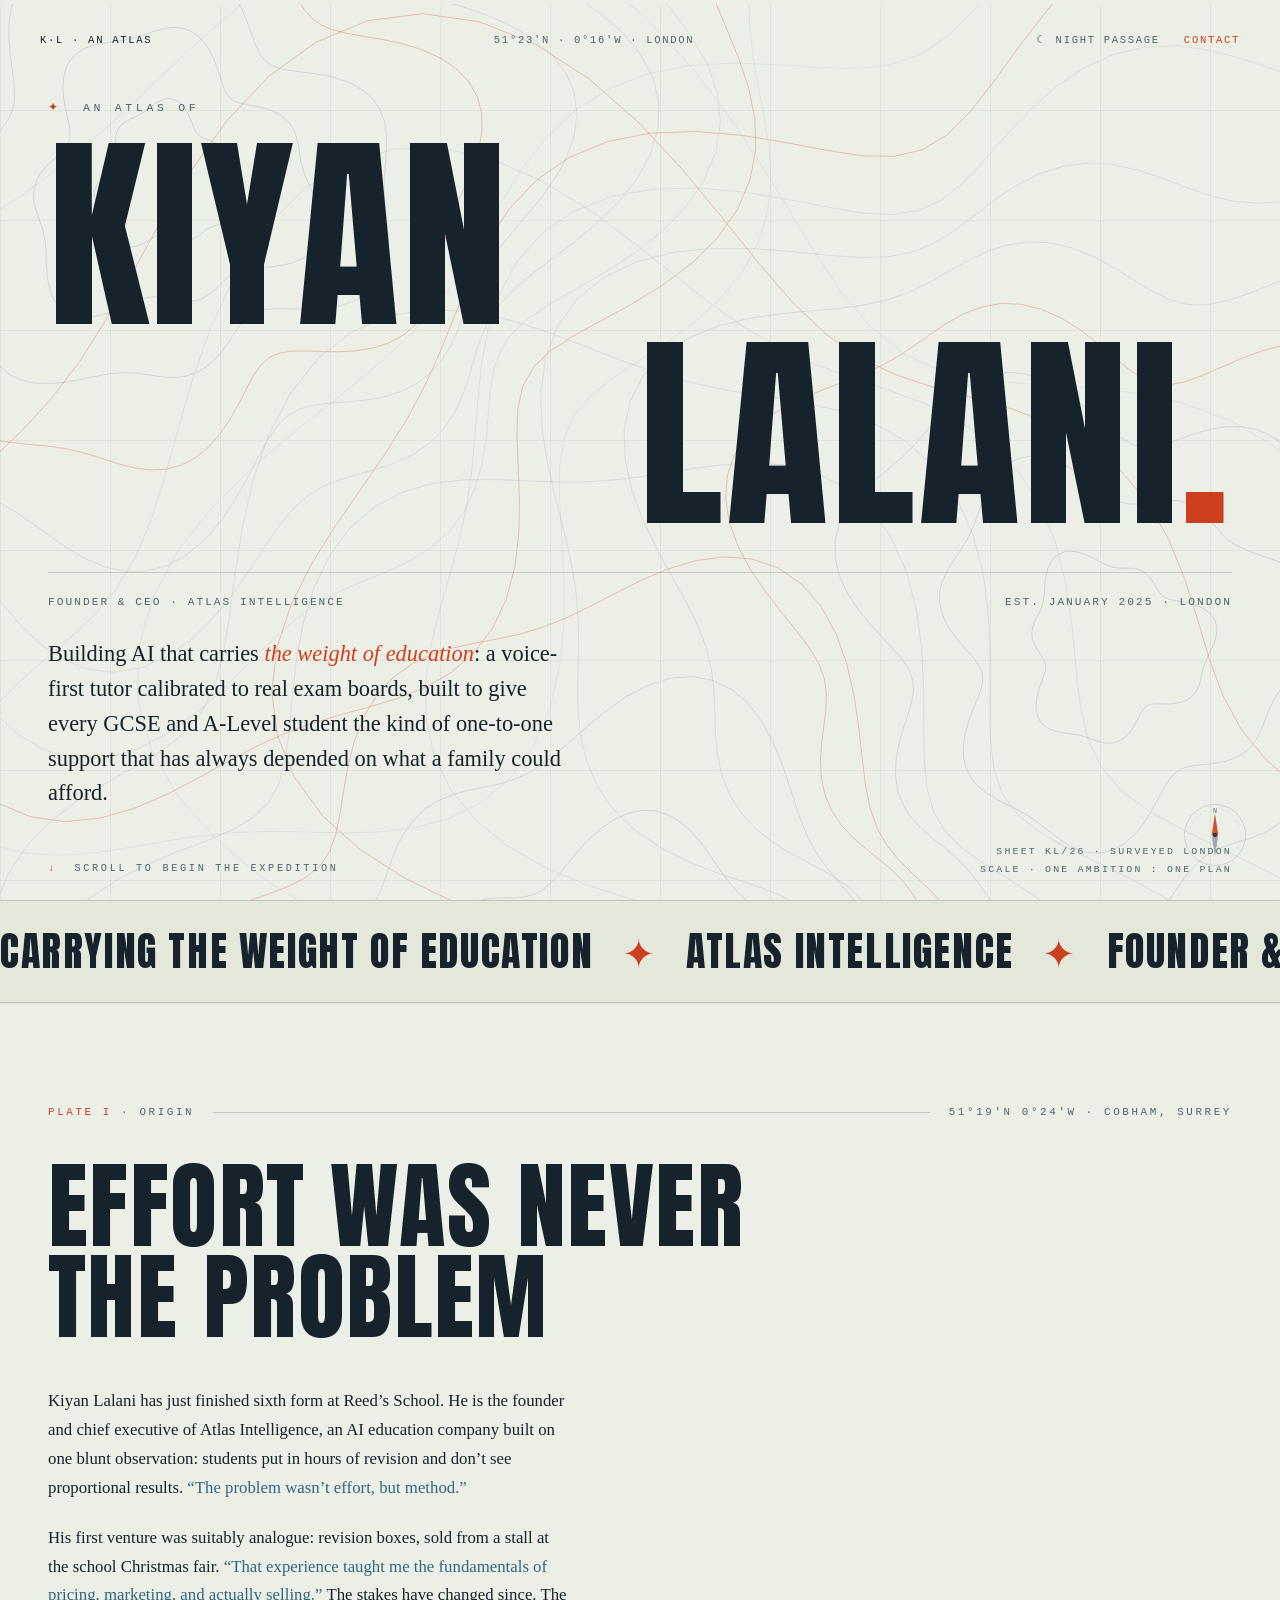
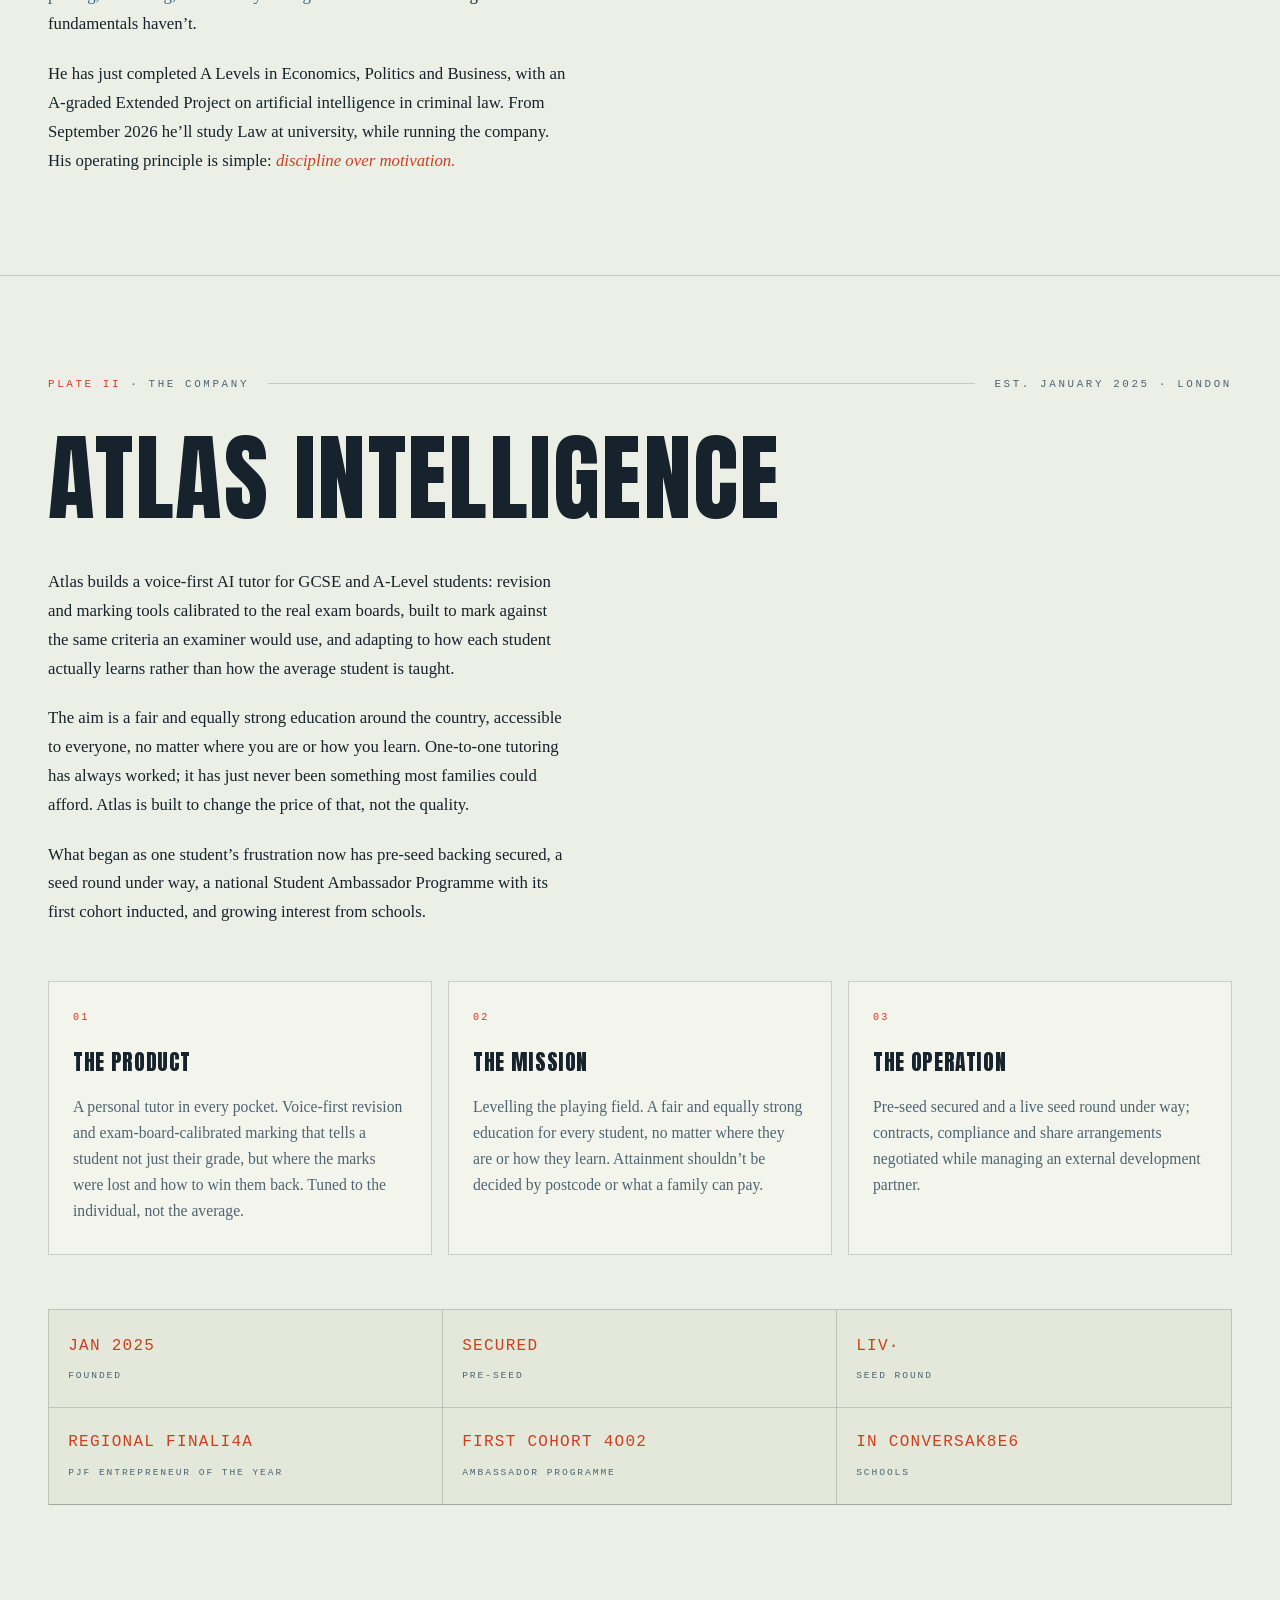
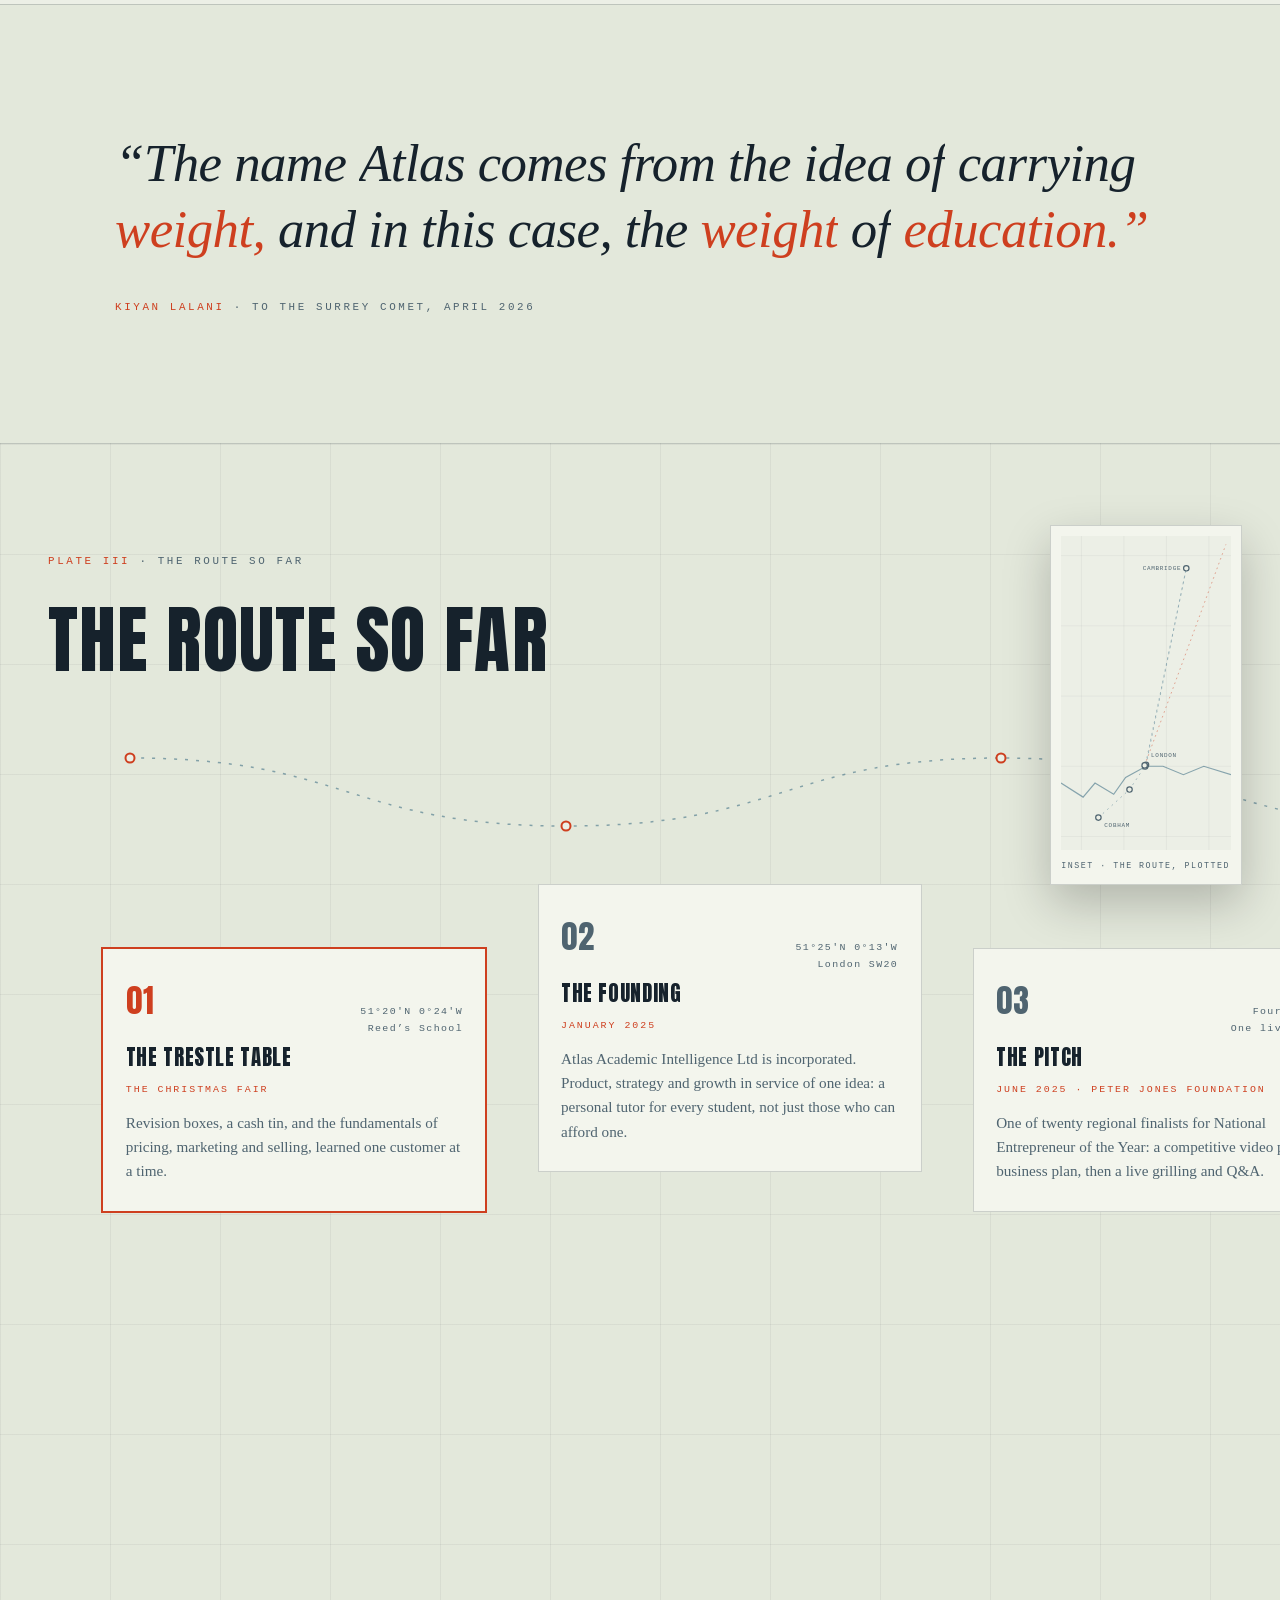
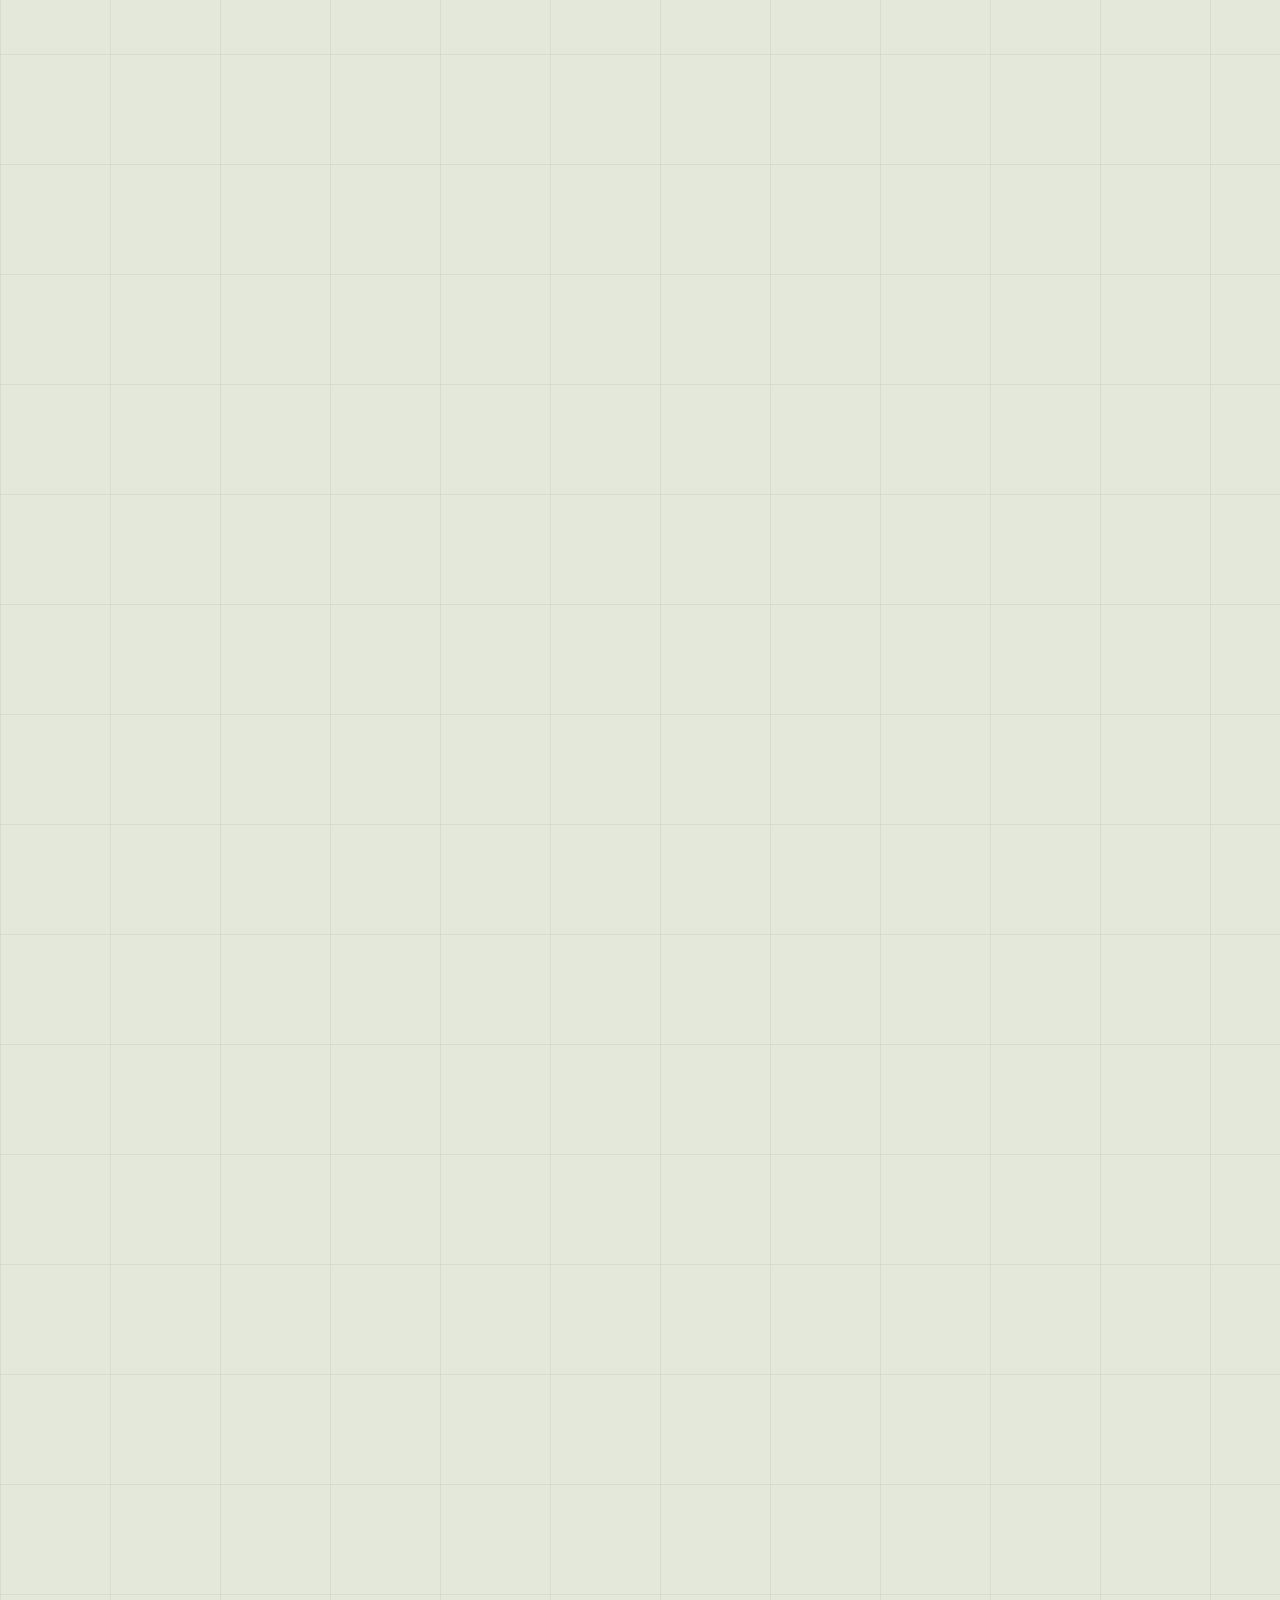
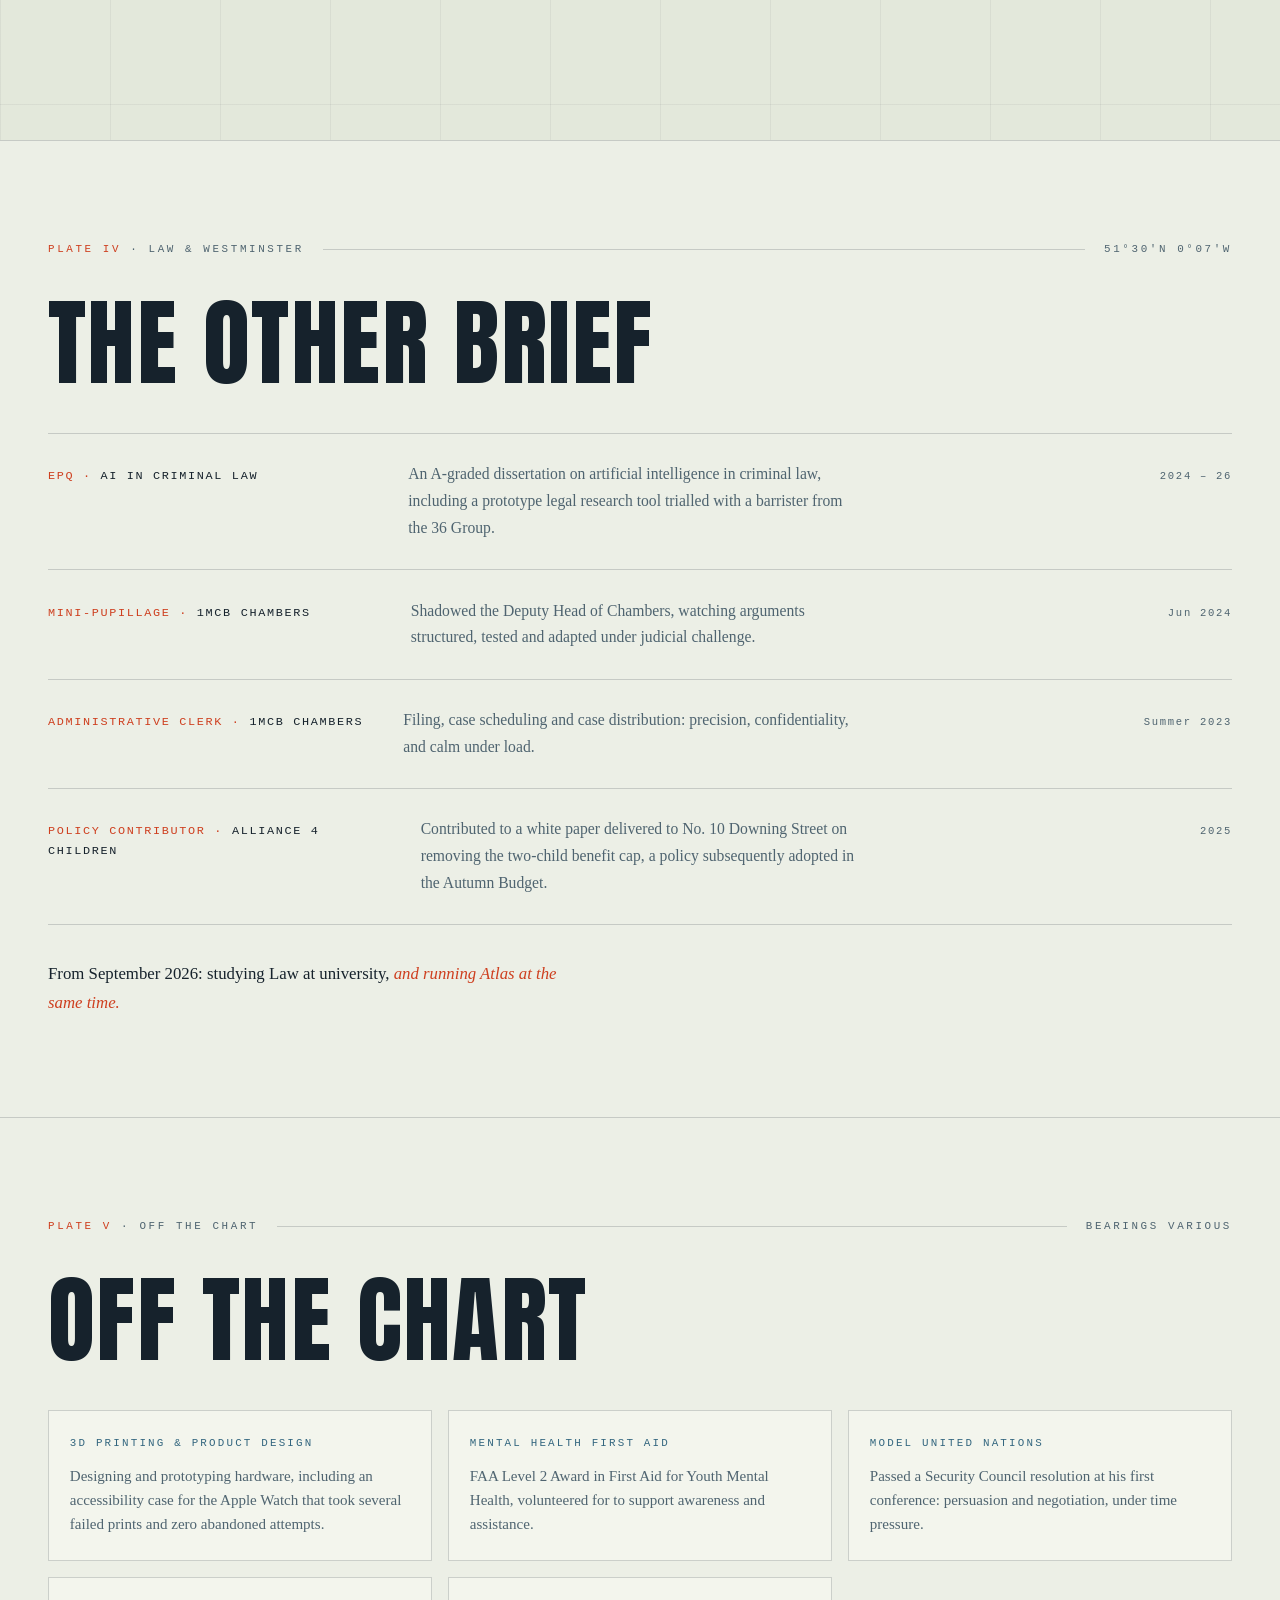
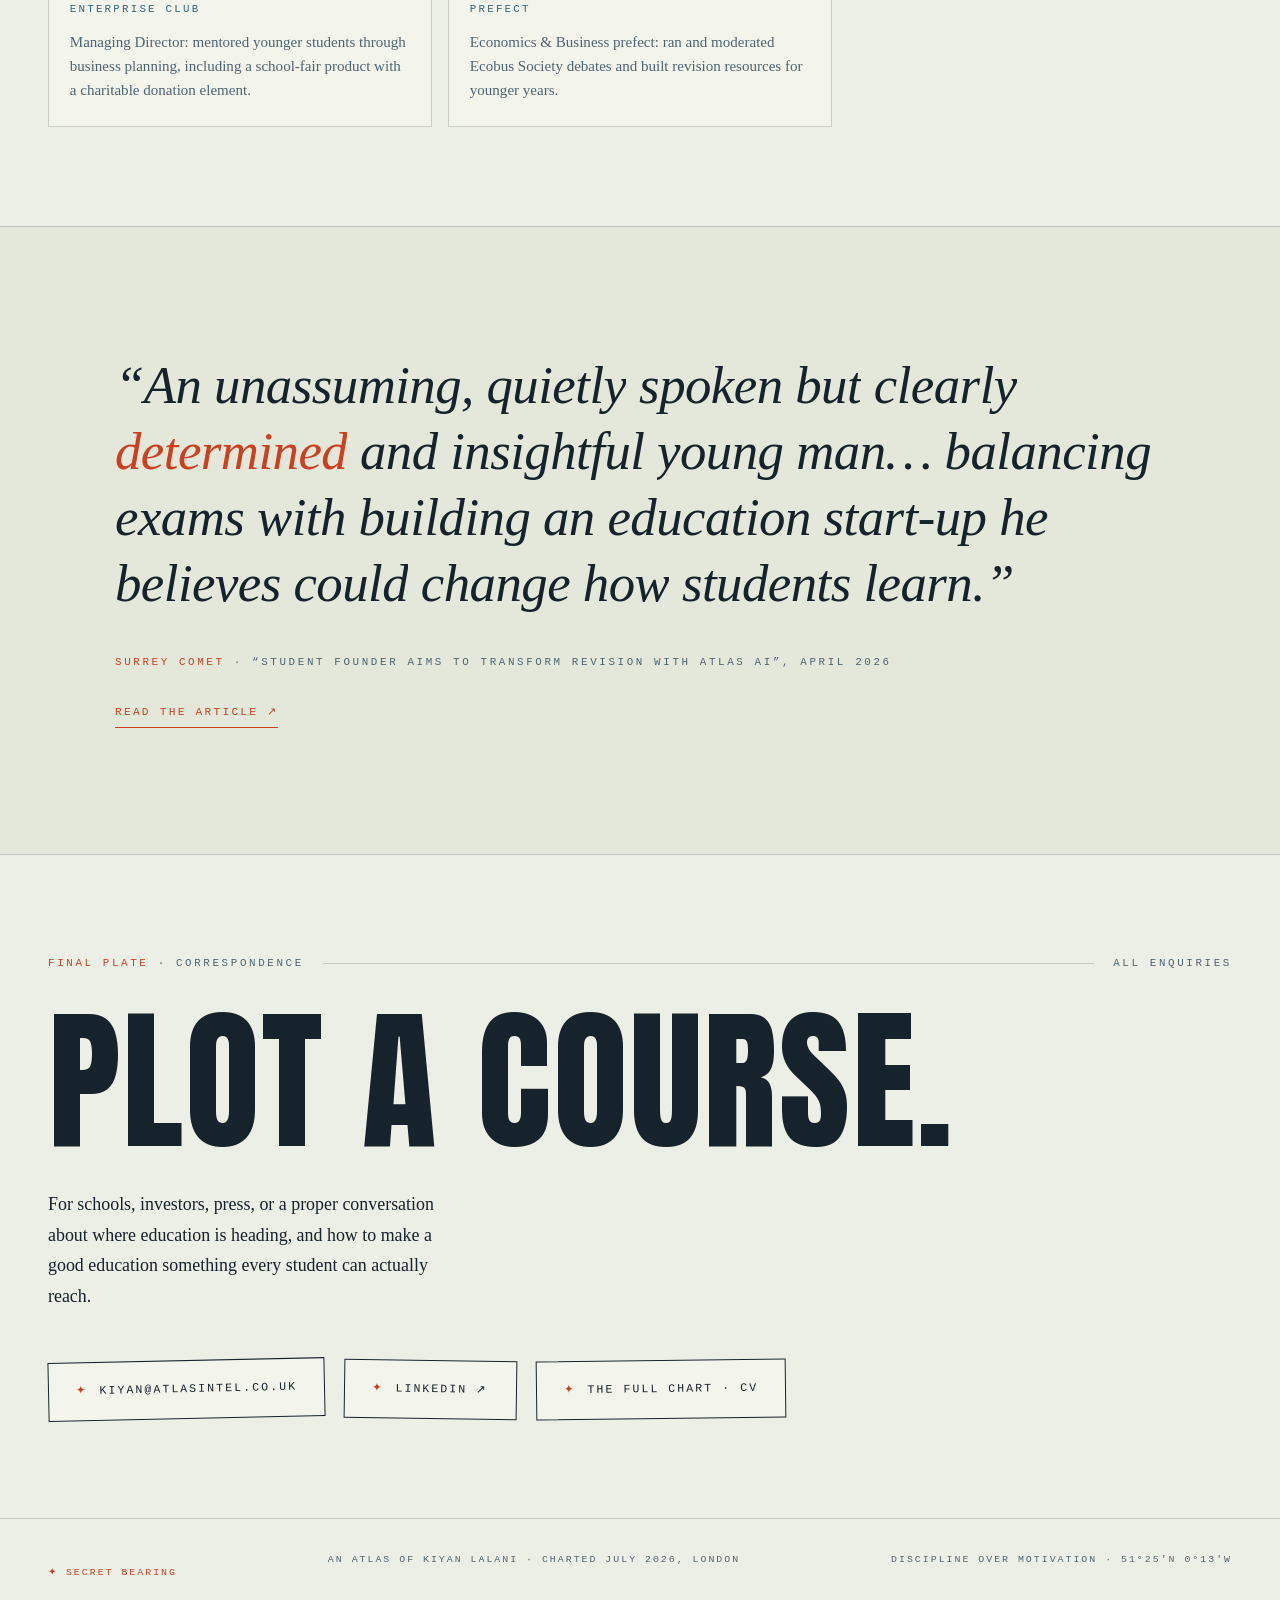
<file: index.html>
<!doctype html>
<html lang="en">
<head>
<meta charset="utf-8">
<meta name="viewport" content="width=device-width, initial-scale=1, viewport-fit=cover">
<meta name="theme-color" media="(prefers-color-scheme: light)" content="#ECEFE6">
<meta name="theme-color" media="(prefers-color-scheme: dark)" content="#0B141C">
<title>Kiyan Lalani · Founder & CEO, Atlas Intelligence</title>
<meta name="description" content="Kiyan Lalani, founder and CEO of Atlas Intelligence: building AI that carries the weight of education. The company, the route so far, law and Westminster, and what comes next.">
<meta property="og:title" content="Kiyan Lalani · Founder & CEO, Atlas Intelligence">
<meta property="og:description" content="Building AI that carries the weight of education. An atlas of the company, the route so far, and the other brief.">
<meta property="og:type" content="website">
<meta property="og:url" content="https://kiyanl.co.uk">
<link rel="canonical" href="https://kiyanl.co.uk">
<meta property="og:image" content="https://kiyanl.co.uk/og.png">
<meta property="og:image:width" content="1200">
<meta property="og:image:height" content="630">
<meta name="twitter:card" content="summary_large_image">
<meta name="twitter:image" content="https://kiyanl.co.uk/og.png">
<link rel="icon" href="/icon.svg" type="image/svg+xml">
<link rel="icon" href="/favicon-32.png" type="image/png" sizes="32x32">
<link rel="apple-touch-icon" href="/apple-touch-icon.png">
<script type="application/ld+json">
{"@context":"https://schema.org","@type":"Person","name":"Kiyan Lalani","jobTitle":"Founder & CEO","worksFor":{"@type":"Organization","name":"Atlas Intelligence","legalName":"Atlas Academic Intelligence Ltd"},"url":"https://kiyanl.co.uk","image":"https://kiyanl.co.uk/og.png","sameAs":["https://www.linkedin.com/in/kiyan-lalani-6a978b258","https://github.com/KiyanLalani"],"alumniOf":{"@type":"School","name":"Reed's School"},"address":{"@type":"PostalAddress","addressLocality":"London","addressCountry":"GB"}}
</script>
<script>
try{var _t=localStorage.getItem('kl-theme'); if(_t)document.documentElement.setAttribute('data-theme',_t);}catch(e){}
if(location.hostname==='kiyanl.co.uk'||location.hostname.endsWith('.vercel.app')){
  var vs=document.createElement('script');vs.defer=true;vs.src='/_vercel/insights/script.js';document.head.appendChild(vs);
}
</script>
<style>
*,*::before,*::after{box-sizing:border-box;}
body{margin:0;padding:0;}

/* Touch entrance and PIN sheet share the site's chart palette. */
.secret-bearing-trigger{font:inherit;letter-spacing:inherit;text-transform:inherit;background:none;border:0;color:inherit;cursor:pointer;min-width:44px;min-height:44px;padding:8px 0;touch-action:manipulation;-webkit-tap-highlight-color:transparent}
.secret-bearing-trigger:hover{color:var(--route)}
.secret-bearing-trigger:focus-visible{outline:2px solid var(--route);outline-offset:4px}
.colophon .secret-bearing-trigger{color:var(--route);text-align:left;white-space:nowrap}
.atlas-pin-dialog{box-sizing:border-box;position:fixed;inset:auto 0 auto;top:calc(var(--atlas-vv-top,0px) + var(--atlas-vv-height,100dvh) / 2);transform:translateY(-50%);margin:0 auto;width:min(390px,calc(100% - 32px));max-height:calc(var(--atlas-vv-height,100dvh) - 32px - env(safe-area-inset-top,0px) - env(safe-area-inset-bottom,0px));overflow-y:auto;overscroll-behavior:contain;-webkit-overflow-scrolling:touch;padding:clamp(20px,5vw,30px);background:var(--bg,#ECEFE6);color:var(--ink,#0B141C);border:1px solid currentColor;border-radius:2px;box-shadow:0 20px 80px #0005}
.atlas-pin-dialog::backdrop{background:#071019aa;-webkit-backdrop-filter:blur(5px);backdrop-filter:blur(5px)}
.atlas-pin-dialog h2{font-family:Georgia,serif;font-size:clamp(24px,5vw,28px);line-height:1.2;margin:10px 0}
.atlas-pin-dialog p{font-family:monospace;font-size:11px;line-height:1.5;letter-spacing:1px}
.atlas-pin-dialog input{width:100%;min-height:54px;padding:13px;margin:15px 0;background:transparent;border:1px solid currentColor;border-radius:0;color:inherit;font:24px monospace;letter-spacing:12px;text-align:center;-webkit-appearance:none}
.atlas-pin-dialog input:focus-visible{outline:2px solid var(--route);outline-offset:3px}
.atlas-pin-actions{display:flex;justify-content:space-between;gap:16px}
.atlas-pin-actions button{font:12px monospace;min-height:44px;padding:10px 15px;cursor:pointer;background:transparent;color:inherit;border:1px solid currentColor;touch-action:manipulation}
.atlas-pin-actions button[type=submit]{background:var(--ink,#0B141C);color:var(--bg,#ECEFE6)}
.atlas-pin-error{min-height:18px;letter-spacing:0!important}
@media(max-width:760px){header.topbar{padding-top:max(4px,env(safe-area-inset-top,0px));padding-left:max(1rem,env(safe-area-inset-left,0px));padding-right:max(1rem,env(safe-area-inset-right,0px))}.topbar .topbar-right{gap:clamp(8px,3vw,20px)}.topbar-right a,.theme-btn{min-height:44px;display:inline-flex;align-items:center}footer.colophon{flex-wrap:wrap;gap:12px;padding-bottom:max(24px,env(safe-area-inset-bottom,0px))}}
@media print{.secret-bearing-trigger,.atlas-pin-dialog{display:none!important}}

</style>
<style>
/* ============ TOKENS — day chart / night passage ============ */
:root{
  --bg:#ECEFE6;            /* chart paper */
  --bg2:#E3E8DB;           /* panel */
  --card:#F3F5ED;
  --ink:#16222C;           /* blue-black ink */
  --muted:#4F6470;
  --line:rgba(22,34,44,.18);
  --gridline:rgba(22,34,44,.055);
  --route:#CE3F1F;         /* route red */
  --route-soft:rgba(206,63,31,.12);
  --sea:#33667F;           /* steel sea blue */
  --contour:#7C93A2;
  --contour-alpha:.28;
  --display:'Anton','Arial Narrow',Impact,sans-serif;
  --serif:'Charter','Iowan Old Style',Georgia,'Times New Roman',serif;
  --mono:ui-monospace,'SF Mono','Cascadia Code',Menlo,Consolas,monospace;
}
@media (prefers-color-scheme: dark){
  :root{
    --bg:#0B141C; --bg2:#0F1A24; --card:#101C27;
    --ink:#D9E2DD; --muted:#7E93A0;
    --line:rgba(217,226,221,.16); --gridline:rgba(217,226,221,.05);
    --route:#FF5C38; --route-soft:rgba(255,92,56,.14);
    --sea:#7FB4CE; --contour:#4E6B7E; --contour-alpha:.4;
  }
}
:root[data-theme="dark"]{
  --bg:#0B141C; --bg2:#0F1A24; --card:#101C27;
  --ink:#D9E2DD; --muted:#7E93A0;
  --line:rgba(217,226,221,.16); --gridline:rgba(217,226,221,.05);
  --route:#FF5C38; --route-soft:rgba(255,92,56,.14);
  --sea:#7FB4CE; --contour:#4E6B7E; --contour-alpha:.4;
}
:root[data-theme="light"]{
  --bg:#ECEFE6; --bg2:#E3E8DB; --card:#F3F5ED;
  --ink:#16222C; --muted:#4F6470;
  --line:rgba(22,34,44,.18); --gridline:rgba(22,34,44,.055);
  --route:#CE3F1F; --route-soft:rgba(206,63,31,.12);
  --sea:#33667F; --contour:#7C93A2; --contour-alpha:.28;
}

@font-face{
  font-family:'Anton';
  font-style:normal;
  font-weight:400;
  font-display:swap;
  src:url([data-uri]) format('woff2');
}

/* ============ BASE ============ */
html{scroll-behavior:smooth; overflow-x:clip;}
body{
  background:var(--bg); color:var(--ink);
  font-family:var(--serif); font-size:1.05rem; line-height:1.72;
  overflow-x:clip;
  -webkit-font-smoothing:antialiased;
}
::selection{background:var(--route); color:#fff;}
a{color:inherit;}
:focus-visible{outline:2px solid var(--route); outline-offset:3px;}
h1,h2,h3{margin:0; font-weight:400;}
p{margin:0;}
.mono{font-family:var(--mono);}

/* ============ FIXED CHROME ============ */
.routebar{position:fixed; top:0; left:0; right:0; height:4px; z-index:60; background:var(--bg);}
.routebar-fill{
  height:100%; transform:scaleX(0); transform-origin:left center;
  background:repeating-linear-gradient(90deg,var(--route) 0 9px,transparent 9px 15px);
}
.topbar{
  position:fixed; top:4px; left:0; right:0; z-index:50;
  display:flex; justify-content:space-between; align-items:center; gap:1rem;
  padding:.85rem clamp(1rem,3.5vw,2.5rem);
  font-family:var(--mono); font-size:.66rem; letter-spacing:.16em; text-transform:uppercase;
  transition:background .3s ease, border-color .3s ease;
  border-bottom:1px solid transparent;
}
.topbar.scrolled{
  background:color-mix(in srgb, var(--bg) 82%, transparent);
  -webkit-backdrop-filter:blur(10px); backdrop-filter:blur(10px);
  border-bottom-color:var(--line);
}
.topbar-co{color:var(--muted);}
@media(max-width:640px){.topbar-co{display:none;}}
.topbar a{text-decoration:none; color:var(--route);}
.topbar a:hover{text-decoration:underline; text-underline-offset:4px;}

.compass{
  position:fixed; right:clamp(.9rem,2.5vw,2rem); bottom:clamp(.9rem,2.5vw,2rem);
  width:66px; height:66px; z-index:40; pointer-events:none; opacity:.9;
}
@media(max-width:760px){.compass{display:none;}}
.compass-rot{transform-origin:40px 40px;}

/* ============ HERO ============ */
.hero{
  position:relative; min-height:100vh; min-height:100svh;
  display:flex; flex-direction:column; justify-content:center;
  padding:clamp(5rem,10vh,7rem) clamp(1rem,4vw,3rem) clamp(4.5rem,9vh,6rem);
  background-image:
    linear-gradient(var(--gridline) 1px,transparent 1px),
    linear-gradient(90deg,var(--gridline) 1px,transparent 1px);
  background-size:110px 110px;
  overflow:clip;
}
.hero-canvas{position:absolute; inset:0; width:100%; height:100%; pointer-events:none;}
.hero-inner{position:relative; z-index:2; width:100%; max-width:1500px; margin:0 auto;}
.hero-eyebrow{
  font-family:var(--mono); font-size:.72rem; letter-spacing:.32em; text-transform:uppercase;
  color:var(--muted); margin-bottom:1.4rem;
}
.hero-eyebrow b{color:var(--route); font-weight:400;}
.hero-title{
  font-family:var(--display); text-transform:uppercase;
  font-size:clamp(4rem,16.5vw,15rem); line-height:.9; letter-spacing:.012em;
}
.hl{display:block; overflow:hidden; padding-bottom:.04em;}
.hl-2{text-align:right;}
.hero-line{display:inline-block; will-change:transform;}
.js .hero-line .ch{
  display:inline-block;
  transform:translateY(118%) rotate(5deg);
  transition:transform .95s cubic-bezier(.16,1,.3,1) calc(150ms + var(--i)*48ms);
}
.js.loaded .hero-line .ch{transform:none;}
.hero-dot{display:inline-block; color:var(--route);}
.js .hero-dot{opacity:0; transform:translateY(118%); transition:all .9s cubic-bezier(.16,1,.3,1) .75s;}
.js.loaded .hero-dot{opacity:1; transform:none;}
.hero-meta{
  display:flex; flex-wrap:wrap; justify-content:space-between; gap:.8rem 2rem;
  margin-top:2.2rem; padding-top:1.2rem; border-top:1px solid var(--line);
  font-family:var(--mono); font-size:.7rem; letter-spacing:.18em; text-transform:uppercase; color:var(--muted);
}
.js .hero-meta{opacity:0; transform:translateY(14px); transition:all .8s ease 1.05s;}
.js.loaded .hero-meta{opacity:1; transform:none;}
.hero-sub{
  margin-top:1.6rem; max-width:46ch;
  font-size:clamp(1.1rem,1.9vw,1.4rem); line-height:1.55;
}
.hero-sub em{font-style:italic; color:var(--route);}
.js .hero-sub{opacity:0; transform:translateY(14px); transition:all .8s ease 1.2s;}
.js.loaded .hero-sub{opacity:1; transform:none;}
.hero-cue{
  position:absolute; left:clamp(1rem,4vw,3rem); bottom:1.4rem; z-index:2;
  font-family:var(--mono); font-size:.64rem; letter-spacing:.26em; text-transform:uppercase; color:var(--muted);
}
.hero-cue span{display:inline-block; color:var(--route); animation:bob 2.2s ease-in-out infinite;}
@keyframes bob{0%,100%{transform:translateY(0)}50%{transform:translateY(6px)}}
.hero-corner{
  position:absolute; z-index:2; font-family:var(--mono); font-size:.62rem;
  letter-spacing:.22em; text-transform:uppercase; color:var(--muted);
}
.hero-corner.br{right:clamp(1rem,4vw,3rem); bottom:1.4rem; text-align:right;}
@media(max-width:640px){.hero-corner.br{display:none;}}

/* ============ MARQUEE ============ */
.marquee{
  overflow:clip; border-block:1px solid var(--line); background:var(--bg2);
  padding:1rem 0; will-change:transform;
}
.marquee-track{display:flex; width:max-content; animation:mq 30s linear infinite;}
@keyframes mq{to{transform:translateX(-50%);}}
.mq{
  font-family:var(--display); text-transform:uppercase; white-space:nowrap;
  font-size:clamp(1.5rem,3.4vw,2.5rem); letter-spacing:.04em; padding-right:.6em;
}
.mq i{font-style:normal; color:var(--route); padding:0 .45em;}

/* ============ PLATES (sections) ============ */
.plate{
  border-top:1px solid var(--line);
  padding:clamp(4.5rem,11vh,8.5rem) clamp(1rem,4vw,3rem);
}
.plate-inner{max-width:1200px; margin:0 auto;}
.eyebrow{
  display:flex; align-items:center; gap:1.2rem;
  font-family:var(--mono); font-size:.68rem; letter-spacing:.24em; text-transform:uppercase;
  color:var(--muted); margin-bottom:2.4rem;
}
.eyebrow b{font-weight:400; color:var(--route);}
.eyebrow-rule{flex:1; height:1px; background:var(--line); transform:scaleX(0); transform-origin:left center; transition:transform 1.1s cubic-bezier(.65,0,.2,1) .15s;}
.eyebrow.on .eyebrow-rule{transform:scaleX(1);}
.eyebrow .right{white-space:nowrap;}
@media(max-width:560px){.eyebrow .right{display:none;}}
.plate-title{
  font-family:var(--display); text-transform:uppercase;
  font-size:clamp(2.6rem,7.5vw,6.2rem); line-height:.95; letter-spacing:.015em;
  max-width:14em; text-wrap:balance; margin-bottom:clamp(2rem,5vh,3.5rem);
}
.sw .w{display:inline-block; overflow:hidden; vertical-align:bottom; padding-bottom:.06em; margin-bottom:-.06em;}
.js .sw .wi{display:inline-block; transform:translateY(112%); transition:transform .85s cubic-bezier(.16,1,.3,1) calc(var(--i)*70ms);}
.js .sw.on .wi{transform:none;}
.wi.hl-word{color:var(--route);}
.prose{max-width:62ch; display:grid; gap:1.3rem;}
.prose p{opacity:0; transform:translateY(24px); transition:opacity .8s ease calc(var(--i,0)*120ms), transform .8s cubic-bezier(.2,.7,.2,1) calc(var(--i,0)*120ms);}
.prose.on p{opacity:1; transform:none;}
.prose em{color:var(--route); font-style:italic;}
.prose .q{color:var(--sea);}

/* reveal utility */
.rv{opacity:0; transform:translateY(26px); transition:opacity .85s ease calc(var(--i,0)*100ms), transform .85s cubic-bezier(.2,.7,.2,1) calc(var(--i,0)*100ms);}
.rv.on{opacity:1; transform:none;}

/* ============ CARDS ============ */
.cards{display:grid; grid-template-columns:repeat(3,1fr); gap:1rem; margin-top:clamp(2.5rem,6vh,4rem);}
@media(max-width:880px){.cards{grid-template-columns:1fr;}}
.card{
  background:var(--card); border:1px solid var(--line); padding:1.7rem 1.5rem 1.9rem;
  transform-style:preserve-3d; will-change:transform; transition:border-color .3s ease;
}
.card:hover{border-color:var(--route);}
.card-no{font-family:var(--mono); font-size:.64rem; letter-spacing:.2em; color:var(--route); display:block; margin-bottom:1.1rem;}
.card h3{font-family:var(--display); text-transform:uppercase; font-size:1.35rem; letter-spacing:.03em; margin-bottom:.8rem;}
.card p{font-size:.98rem; line-height:1.65; color:var(--muted);}

/* ============ DEPARTURE BOARD ============ */
.board{
  display:grid; grid-template-columns:repeat(3,1fr);
  border:1px solid var(--line); background:var(--bg2);
  margin-top:clamp(2.5rem,6vh,4rem);
}
.slot{padding:1.4rem 1.2rem; border-right:1px solid var(--line); border-bottom:1px solid var(--line); margin-bottom:-1px;}
.slot:nth-child(3n){border-right:none;}
@media(max-width:880px){
  .board{grid-template-columns:repeat(2,1fr);}
  .slot:nth-child(3n){border-right:1px solid var(--line);}
  .slot:nth-child(2n){border-right:none;}
}
.flap{
  display:block; font-family:var(--mono); font-size:clamp(.82rem,1.3vw,1rem);
  letter-spacing:.08em; color:var(--route); min-height:1.5em; text-transform:uppercase;
}
.slot-label{
  display:block; margin-top:.5rem; font-family:var(--mono); font-size:.6rem;
  letter-spacing:.2em; text-transform:uppercase; color:var(--muted);
}

/* ============ QUOTE BANDS ============ */
.quote-band{
  border-top:1px solid var(--line); background:var(--bg2);
  padding:clamp(5rem,14vh,9rem) clamp(1rem,4vw,3rem);
}
.quote-inner{max-width:1050px; margin:0 auto;}
.bigquote{
  font-size:clamp(1.6rem,4.2vw,3.3rem); line-height:1.25; text-wrap:balance;
  font-style:italic; letter-spacing:-.01em; margin:0;
}
.quote-attr{
  margin-top:2.2rem; font-family:var(--mono); font-size:.68rem;
  letter-spacing:.24em; text-transform:uppercase; color:var(--muted);
}
.quote-attr b{color:var(--route); font-weight:400;}

/* ============ ROUTE (horizontal journey) ============ */
.route{border-top:1px solid var(--line); background:var(--bg2);
  background-image:
    linear-gradient(var(--gridline) 1px,transparent 1px),
    linear-gradient(90deg,var(--gridline) 1px,transparent 1px);
  background-size:110px 110px;
}
.route-sticky{padding:clamp(4.5rem,11vh,7rem) 0 clamp(4rem,9vh,6rem);}
.route--h .route-sticky{
  position:sticky; top:0; height:100vh; overflow:clip;
  display:flex; flex-direction:column; justify-content:center; padding:0;
}
.route-head{
  display:flex; justify-content:space-between; align-items:center; gap:1rem;
  padding:0 clamp(1rem,4vw,3rem); max-width:none;
  font-family:var(--mono); font-size:.68rem; letter-spacing:.24em; text-transform:uppercase; color:var(--muted);
  margin-bottom:2.2rem;
}
.route-head b{font-weight:400; color:var(--route);}
.route-readout{color:var(--ink); white-space:nowrap;}
.route-title{
  font-family:var(--display); text-transform:uppercase;
  font-size:clamp(2.4rem,6vw,4.6rem); line-height:.95; letter-spacing:.015em;
  padding:0 clamp(1rem,4vw,3rem); margin-bottom:2.4rem;
}
.route-track{position:relative; display:grid; gap:1.4rem; padding:0 clamp(1rem,4vw,3rem);}
.route--h .route-track{
  display:flex; width:max-content; gap:clamp(2rem,4vw,3.5rem);
  padding:170px 14vw 0 8vw; will-change:transform; align-items:flex-start;
}
.route-svg{display:none;}
.route--h .route-svg{display:block; position:absolute; top:0; left:0; pointer-events:none;}
.route-under{stroke:var(--sea); stroke-width:1.5; stroke-dasharray:3 8; opacity:.55;}
.route-ink{stroke:var(--route); stroke-width:2;}
.route-dot{fill:var(--bg); stroke:var(--route); stroke-width:2;}
.wp{
  position:relative; background:var(--card); border:1px solid var(--line);
  padding:1.5rem 1.4rem 1.7rem; max-width:62ch;
  transition:border-color .4s ease, box-shadow .4s ease;
}
.route--h .wp{width:clamp(300px,30vw,420px); flex:none;}
.route--h .wp:nth-child(even){margin-top:64px;}
.wp.passed{border-color:var(--route); box-shadow:0 0 0 1px var(--route);}
.wp-top{display:flex; justify-content:space-between; gap:1rem; align-items:baseline; margin-bottom:.2rem;}
.wp-idx{font-family:var(--display); font-size:2rem; letter-spacing:.03em; color:var(--muted); transition:color .4s ease;}
.wp.passed .wp-idx{color:var(--route);}
.wp-coord{font-family:var(--mono); font-size:.62rem; letter-spacing:.14em; color:var(--muted); text-align:right;}
.wp h3{font-family:var(--display); text-transform:uppercase; font-size:1.3rem; letter-spacing:.03em; margin:.2rem 0 .3rem;}
.wp-date{font-family:var(--mono); font-size:.62rem; letter-spacing:.2em; text-transform:uppercase; color:var(--route); display:block; margin-bottom:.8rem;}
.wp p{font-size:.95rem; line-height:1.6; color:var(--muted);}
.wp p .q{color:var(--sea); font-style:italic;}

/* ============ LEDGER (law & policy) ============ */
.ledger{display:grid; border-top:1px solid var(--line); margin-top:.5rem;}
.row{
  display:grid; grid-template-columns:minmax(200px,.9fr) 2fr auto; gap:1rem 2.5rem;
  padding:1.7rem 0; border-bottom:1px solid var(--line); align-items:baseline;
}
@media(max-width:760px){.row{grid-template-columns:1fr; gap:.5rem;}}
.row-title{font-family:var(--mono); font-size:.74rem; letter-spacing:.14em; text-transform:uppercase; line-height:1.7;}
.row-title b{color:var(--route); font-weight:400;}
.row-desc{font-size:.98rem; color:var(--muted); max-width:58ch;}
.row-when{font-family:var(--mono); font-size:.66rem; letter-spacing:.16em; color:var(--muted); white-space:nowrap;}
.ledger-note{margin-top:2.2rem; font-size:1.05rem; max-width:62ch;}
.ledger-note em{color:var(--route);}

/* ============ CHIPS (off the chart) ============ */
.chips{display:grid; grid-template-columns:repeat(3,1fr); gap:1rem;}
@media(max-width:960px){.chips{grid-template-columns:repeat(2,1fr);}}
@media(max-width:600px){.chips{grid-template-columns:1fr;}}
.chip{
  background:var(--card); border:1px solid var(--line); padding:1.4rem 1.3rem 1.5rem;
  transition:border-color .3s ease, transform .3s ease;
}
.chip:hover{border-color:var(--sea); transform:translateY(-4px);}
.chip-title{
  font-family:var(--mono); font-size:.68rem; letter-spacing:.2em; text-transform:uppercase;
  color:var(--sea); display:block; margin-bottom:.7rem;
}
.chip p{font-size:.94rem; line-height:1.6; color:var(--muted);}

/* ============ PRESS ============ */
.press-link{
  display:inline-block; margin-top:2rem; font-family:var(--mono); font-size:.7rem;
  letter-spacing:.2em; text-transform:uppercase; color:var(--route);
  text-decoration:none; border-bottom:1px solid var(--route); padding-bottom:.3rem;
}
.press-link:hover{background:var(--route-soft);}

/* ============ CONTACT ============ */
.contact-title{
  font-family:var(--display); text-transform:uppercase;
  font-size:clamp(3.4rem,12vw,10.5rem); line-height:.92; letter-spacing:.012em;
  margin-bottom:clamp(1.6rem,4vh,2.6rem);
}
.contact-title .ln2{display:block; color:var(--route); margin-left:.7em;}
.contact-sub{max-width:44ch; font-size:1.12rem; margin-bottom:3rem;}
.btns{display:flex; flex-wrap:wrap; gap:1.2rem;}
.btn{
  font-family:var(--mono); font-size:.72rem; letter-spacing:.18em; text-transform:uppercase;
  color:var(--ink); text-decoration:none; border:1px solid var(--ink);
  padding:1.15rem 1.7rem; display:inline-flex; align-items:center; gap:.7rem;
  transition:all .25s ease; background:var(--card);
}
.btn:nth-child(1){transform:rotate(-1.2deg);}
.btn:nth-child(2){transform:rotate(.8deg);}
.btn:hover{background:var(--route); border-color:var(--route); color:#fff; transform:rotate(0deg) translateY(-3px);}
.btn i{font-style:normal; color:var(--route); transition:color .25s ease;}
.btn:hover i{color:#fff;}

/* ============ FOOTER ============ */
.colophon{
  border-top:1px solid var(--line);
  display:flex; flex-wrap:wrap; justify-content:space-between; gap:.8rem 2rem;
  padding:2rem clamp(1rem,4vw,3rem) 2.6rem;
  font-family:var(--mono); font-size:.62rem; letter-spacing:.2em; text-transform:uppercase; color:var(--muted);
}

/* ============ FIGURE (hover reveal on waypoint 06) ============ */
.wp-figtag{
  display:inline-block; margin-top:1rem; font-family:var(--mono); font-size:.6rem;
  letter-spacing:.16em; text-transform:uppercase; color:var(--route);
  background:none; border:none; border-bottom:1px dashed var(--route);
  padding:0 0 .25rem; cursor:pointer;
}
.wp-figtag i{font-style:normal;}
.fig-pop{
  position:fixed; right:clamp(1rem,6vw,5rem); top:50%; z-index:65;
  width:min(280px,64vw); pointer-events:none;
  opacity:0; transform:translateY(-46%) rotate(3deg) scale(.93);
  transition:opacity .35s ease, transform .45s cubic-bezier(.2,.7,.2,1);
}
.fig-pop.show{opacity:1; transform:translateY(-50%) rotate(2.5deg) scale(1);}
.fig-pop figure{
  margin:0; background:var(--card); border:1px solid var(--line); padding:10px 10px 12px;
  box-shadow:0 24px 60px rgba(0,0,0,.38);
}
.fig-pop img{display:block; width:100%; height:auto;}
.fig-pop figcaption{
  font-family:var(--mono); font-size:.56rem; letter-spacing:.14em; text-transform:uppercase;
  color:var(--muted); text-align:center; padding-top:.7rem;
}

/* ============ EASTER EGG ============ */
.egg-toast{
  position:fixed; left:50%; bottom:1.6rem; transform:translate(-50%,20px); opacity:0; z-index:70;
  background:var(--card); border:1px solid var(--route); color:var(--ink);
  font-family:var(--mono); font-size:.62rem; letter-spacing:.18em; text-transform:uppercase;
  padding:.85rem 1.3rem; transition:all .4s cubic-bezier(.2,.7,.2,1); pointer-events:none;
  text-align:center; max-width:92vw;
}
.egg-toast.show{opacity:1; transform:translate(-50%,0);}
.compass.spin{animation:eggspin 1.6s cubic-bezier(.25,.8,.3,1);}
@keyframes eggspin{to{transform:rotate(1080deg);}}

/* ============ CHROME EXTRAS ============ */
.skip-link{
  position:fixed; top:10px; left:10px; z-index:100; background:var(--route); color:#fff;
  font-family:var(--mono); font-size:.68rem; letter-spacing:.14em; text-transform:uppercase;
  padding:.75rem 1.1rem; text-decoration:none; transform:translateY(-250%); transition:transform .2s ease;
}
.skip-link:focus{transform:none;}
.topbar-right{display:flex; align-items:center; gap:1.5rem;}
.theme-btn{
  font-family:var(--mono); font-size:.66rem; letter-spacing:.16em; text-transform:uppercase;
  background:none; border:none; padding:0; color:var(--muted); cursor:pointer;
}
.theme-btn:hover{color:var(--route);}
.btns .btn:nth-child(3){transform:rotate(-.7deg);}
.btns .btn:hover{transform:rotate(0) translateY(-3px);}

/* ============ INSET MAP ============ */
.route-map{
  display:none; background:var(--card); border:1px solid var(--line);
  padding:10px 10px 4px; box-shadow:0 18px 44px rgba(0,0,0,.22);
}
.route--h .route-map{
  display:block; position:absolute; top:9vh; right:clamp(1rem,3vw,2.5rem);
  width:clamp(150px,15vw,200px); z-index:6;
}
@media(max-width:1080px){.route--h .route-map{display:none;}}
.route:not(.route--h) .route-map{display:block; width:min(220px,68vw); margin:0 auto 2.4rem;}
.route-map svg{display:block; width:100%; height:auto; background:var(--bg);}
.map-grat{stroke:var(--gridline);}
.map-thames{stroke:var(--sea); stroke-width:1.4; opacity:.55;}
.map-under{stroke:var(--sea); stroke-width:1; stroke-dasharray:2 5; opacity:.5;}
.map-ink{stroke:var(--route); stroke-width:1.8;}
.map-next{stroke:var(--route); stroke-width:1; stroke-dasharray:2 4; opacity:.5;}
.map-dot{fill:var(--bg); stroke:var(--muted); stroke-width:1.4; transition:stroke .3s ease, fill .3s ease;}
.map-dot.on{stroke:var(--route); fill:var(--route);}
.map-label-t{font-family:var(--mono); font-size:7px; letter-spacing:.12em; fill:var(--muted);}
.map-cap{
  display:block; font-family:var(--mono); font-size:.52rem; letter-spacing:.18em;
  text-transform:uppercase; color:var(--muted); text-align:center; padding:.55rem 0 .4rem;
}

/* ============ REDUCED MOTION ============ */
@media (prefers-reduced-motion: reduce){
  html{scroll-behavior:auto;}
  *,*::before,*::after{animation-duration:.01ms!important; animation-iteration-count:1!important; transition-duration:.01ms!important;}
  .js .hero-line .ch,.js .hero-dot,.js .hero-meta,.js .hero-sub,.js .sw .wi,
  .rv,.prose p,.eyebrow-rule{opacity:1!important; transform:none!important;}
}

/* ============ PRINT ============ */
@media print{
  .routebar,.topbar,.skip-link,.compass,.marquee,.hero-canvas,.hero-cue,.hero-corner,
  .route-map,.route-svg,.route-readout,.fig-pop,.egg-toast,.wp-figtag{display:none!important;}
  :root,:root[data-theme="dark"],:root[data-theme="light"]{
    --bg:#fff; --bg2:#fff; --card:#fff; --ink:#111; --muted:#444;
    --line:#bbb; --gridline:transparent; --route:#b03018; --sea:#33667F; --route-soft:transparent;
  }
  body{background:#fff; font-size:.92rem;}
  .hero{min-height:0; padding:1.5rem 0 1rem;}
  .hero-title{font-size:3.4rem;}
  .hero-inner{opacity:1!important;}
  .hero-line,.hero-line .ch,.js .hero-line .ch{transform:none!important;}
  .js .hero-dot,.js .hero-meta,.js .hero-sub{opacity:1!important; transform:none!important;}
  .rv,.prose p,.sw .wi,.js .sw .wi{opacity:1!important; transform:none!important;}
  .eyebrow-rule{transform:none!important;}
  .plate,.quote-band{padding:1.4rem 0; border-color:#ccc;}
  .plate-title{font-size:2.2rem;}
  .bigquote{font-size:1.4rem;}
  .route{background:none;}
  .route--h{height:auto!important;}
  .route--h .route-sticky,.route-sticky{position:static; height:auto; overflow:visible; padding:1.4rem 0;}
  .route-head,.route-title{padding:0;}
  .route--h .route-track,.route-track{display:block; width:auto!important; padding:0; transform:none!important;}
  .route--h .wp,.wp{width:auto; max-width:none; margin:0 0 .9rem!important; break-inside:avoid;}
  .cards,.chips,.board{display:block;}
  .card,.chip{margin-bottom:.9rem; break-inside:avoid;}
  .slot{border:none; padding:.25rem 0; break-inside:avoid;}
  .row{break-inside:avoid;}
  .btns .btn{border:none; padding:0; transform:none; display:block; margin-bottom:.4rem;}
  a{color:inherit; text-decoration:none;}
  .contact-title{font-size:2.6rem;}
  .contact-title .ln2{margin-left:0; display:inline;}
}
</style>
</head>
<body>
<!-- fixed chrome -->
<div class="routebar" aria-hidden="true"><div class="routebar-fill" id="routefill"></div></div>
<a class="skip-link" href="#main">Skip to content</a>
<header class="topbar" id="topbar">
  <button class="secret-bearing-trigger" type="button" data-atlas-secret aria-label="Open secret bearing" aria-haspopup="dialog" aria-controls="atlasPinDialog">K·L · An Atlas</button>
  <span class="topbar-co" id="topbarCo" aria-hidden="true">51°25′N · 0°13′W · London</span>
  <span class="topbar-right">
    <button class="theme-btn" id="themeBtn" type="button">☾ Night</button>
    <a href="#contact">Contact</a>
  </span>
</header>

<svg class="compass" viewBox="0 0 80 80" aria-hidden="true">
  <circle cx="40" cy="40" r="37" fill="none" stroke="var(--line)"/>
  <circle cx="40" cy="40" r="31" fill="none" stroke="var(--line)" stroke-dasharray="1 6"/>
  <text x="40" y="13" text-anchor="middle" font-family="ui-monospace,Menlo,monospace" font-size="8" fill="var(--muted)">N</text>
  <g class="compass-rot" id="needle">
    <polygon points="40,14 44,40 36,40" fill="var(--route)"/>
    <polygon points="40,66 44,40 36,40" fill="var(--muted)" opacity=".55"/>
  </g>
  <circle cx="40" cy="40" r="2.6" fill="var(--ink)"/>
</svg>

<main id="main">
  <!-- ============ FRONTISPIECE ============ -->
  <section class="hero" id="hero">
    <canvas class="hero-canvas" id="contours" aria-hidden="true"></canvas>
    <div class="hero-inner" id="heroInner">
      <p class="hero-eyebrow"><b>✦</b>&nbsp; An atlas of</p>
      <h1 class="hero-title">
        <span class="hl"><span class="hero-line" id="hline1">KIYAN</span></span>
        <span class="hl hl-2"><span class="hero-line" id="hline2">LALANI</span><span class="hero-dot">.</span></span>
      </h1>
      <div class="hero-meta">
        <span>Founder &amp; CEO · Atlas Intelligence</span>
        <span>Est. January 2025 · London</span>
      </div>
      <p class="hero-sub">Building AI that carries <em>the weight of education</em>: a voice-first tutor calibrated to real exam boards, built to give every GCSE and A-Level student the kind of one-to-one support that has always depended on what a family could afford.</p>
    </div>
    <p class="hero-cue"><span>↓</span>&nbsp; Scroll to begin the expedition</p>
    <p class="hero-corner br">Sheet KL/26 · Surveyed London<br>Scale · one ambition : one plan</p>
  </section>

  <!-- ============ MARQUEE ============ -->
  <div class="marquee" id="marquee" aria-hidden="true">
    <div class="marquee-track">
      <span class="mq">Carrying the weight of education <i>✦</i> Atlas Intelligence <i>✦</i> Founder &amp; CEO <i>✦</i> Est. Jan 2025 <i>✦</i> London <i>✦</i></span>
      <span class="mq">Carrying the weight of education <i>✦</i> Atlas Intelligence <i>✦</i> Founder &amp; CEO <i>✦</i> Est. Jan 2025 <i>✦</i> London <i>✦</i></span>
    </div>
  </div>

  <!-- ============ PLATE I — ORIGIN ============ -->
  <section class="plate">
    <div class="plate-inner">
      <div class="eyebrow rv-eyebrow"><span><b>Plate I</b> · Origin</span><span class="eyebrow-rule"></span><span class="right">51°19′N 0°24′W · Cobham, Surrey</span></div>
      <h2 class="plate-title sw">Effort was never the problem</h2>
      <div class="prose">
        <p style="--i:0">Kiyan Lalani has just finished sixth form at Reed’s School. He is the founder and chief executive of Atlas Intelligence, an AI education company built on one blunt observation: students put in hours of revision and don’t see proportional results. <span class="q">“The problem wasn’t effort, but method.”</span></p>
        <p style="--i:1">His first venture was suitably analogue: revision boxes, sold from a stall at the school Christmas fair. <span class="q">“That experience taught me the fundamentals of pricing, marketing, and actually selling.”</span> The stakes have changed since. The fundamentals haven’t.</p>
        <p style="--i:2">He has just completed A Levels in Economics, Politics and Business, with an A-graded Extended Project on artificial intelligence in criminal law. From September 2026 he’ll study Law at university, while running the company. His operating principle is simple: <em>discipline over motivation.</em></p>
      </div>
    </div>
  </section>

  <!-- ============ PLATE II — THE COMPANY ============ -->
  <section class="plate">
    <div class="plate-inner">
      <div class="eyebrow rv-eyebrow"><span><b>Plate II</b> · The Company</span><span class="eyebrow-rule"></span><span class="right">Est. January 2025 · London</span></div>
      <h2 class="plate-title sw">Atlas Intelligence</h2>
      <div class="prose">
        <p style="--i:0">Atlas builds a voice-first AI tutor for GCSE and A-Level students: revision and marking tools calibrated to the real exam boards, built to mark against the same criteria an examiner would use, and adapting to how each student actually learns rather than how the average student is taught.</p>
        <p style="--i:1">The aim is a fair and equally strong education around the country, accessible to everyone, no matter where you are or how you learn. One-to-one tutoring has always worked; it has just never been something most families could afford. Atlas is built to change the price of that, not the quality.</p>
        <p style="--i:2">What began as one student’s frustration now has pre-seed backing secured, a seed round under way, a national Student Ambassador Programme with its first cohort inducted, and growing interest from schools.</p>
      </div>

      <div class="cards">
        <article class="card rv tilt" style="--i:0">
          <span class="card-no">01</span>
          <h3>The Product</h3>
          <p>A personal tutor in every pocket. Voice-first revision and exam-board-calibrated marking that tells a student not just their grade, but where the marks were lost and how to win them back. Tuned to the individual, not the average.</p>
        </article>
        <article class="card rv tilt" style="--i:1">
          <span class="card-no">02</span>
          <h3>The Mission</h3>
          <p>Levelling the playing field. A fair and equally strong education for every student, no matter where they are or how they learn. Attainment shouldn’t be decided by postcode or what a family can pay.</p>
        </article>
        <article class="card rv tilt" style="--i:2">
          <span class="card-no">03</span>
          <h3>The Operation</h3>
          <p>Pre-seed secured and a live seed round under way; contracts, compliance and share arrangements negotiated while managing an external development partner.</p>
        </article>
      </div>

      <div class="board" id="board" aria-label="Company log">
        <div class="slot"><span class="flap" data-text="JAN 2025">JAN 2025</span><span class="slot-label">Founded</span></div>
        <div class="slot"><span class="flap" data-text="SECURED">SECURED</span><span class="slot-label">Pre-seed</span></div>
        <div class="slot"><span class="flap" data-text="LIVE">LIVE</span><span class="slot-label">Seed round</span></div>
        <div class="slot"><span class="flap" data-text="REGIONAL FINALIST">REGIONAL FINALIST</span><span class="slot-label">PJF Entrepreneur of the Year</span></div>
        <div class="slot"><span class="flap" data-text="FIRST COHORT LIVE">FIRST COHORT LIVE</span><span class="slot-label">Ambassador programme</span></div>
        <div class="slot"><span class="flap" data-text="IN CONVERSATION">IN CONVERSATION</span><span class="slot-label">Schools</span></div>
      </div>
    </div>
  </section>

  <!-- ============ QUOTE BAND ============ -->
  <section class="quote-band">
    <div class="quote-inner">
      <blockquote class="bigquote sw" data-hl="weight,weight,education.">“The name Atlas comes from the idea of carrying weight, and in this case, the weight of education.”</blockquote>
      <p class="quote-attr rv"><b>Kiyan Lalani</b> · to the Surrey Comet, April 2026</p>
    </div>
  </section>

  <!-- ============ PLATE III — THE ROUTE ============ -->
  <section class="route" id="routeSec">
    <div class="route-sticky">
      <div class="route-head">
        <span><b>Plate III</b> · The Route So Far</span>
        <span class="route-readout" id="readout" aria-live="polite">Waypoint 01 / 07</span>
      </div>
      <h2 class="route-title">The route so far</h2>
      <div class="route-map" aria-hidden="true">
        <svg id="mapSvg" viewBox="0 0 200 370"></svg>
        <span class="map-cap">Inset · the route, plotted</span>
      </div>
      <div class="route-track" id="track">
        <svg class="route-svg" id="routeSvg" aria-hidden="true"></svg>
        <article class="wp">
          <div class="wp-top"><span class="wp-idx">01</span><span class="wp-coord">51°20′N 0°24′W<br>Reed’s School</span></div>
          <h3>The Trestle Table</h3>
          <span class="wp-date">The Christmas Fair</span>
          <p>Revision boxes, a cash tin, and the fundamentals of pricing, marketing and selling, learned one customer at a time.</p>
        </article>
        <article class="wp">
          <div class="wp-top"><span class="wp-idx">02</span><span class="wp-coord">51°25′N 0°13′W<br>London SW20</span></div>
          <h3>The Founding</h3>
          <span class="wp-date">January 2025</span>
          <p>Atlas Academic Intelligence Ltd is incorporated. Product, strategy and growth in service of one idea: a personal tutor for every student, not just those who can afford one.</p>
        </article>
        <article class="wp">
          <div class="wp-top"><span class="wp-idx">03</span><span class="wp-coord">Four judges<br>One live pitch</span></div>
          <h3>The Pitch</h3>
          <span class="wp-date">June 2025 · Peter Jones Foundation</span>
          <p>One of twenty regional finalists for National Entrepreneur of the Year: a competitive video pitch, a business plan, then a live grilling and Q&amp;A.</p>
        </article>
        <article class="wp">
          <div class="wp-top"><span class="wp-idx">04</span><span class="wp-coord">52°12′N 0°07′E<br>Cambridge</span></div>
          <h3>The Lecture</h3>
          <span class="wp-date">2025–26</span>
          <p>Speaking at the University of Cambridge as the platform draws national attention. <span class="q">“At the start, some people didn’t take it too seriously.”</span> Attitudes shifted.</p>
        </article>
        <article class="wp">
          <div class="wp-top"><span class="wp-idx">05</span><span class="wp-coord">51°29′N 0°07′W<br>Westminster</span></div>
          <h3>The Lords</h3>
          <span class="wp-date">2025–26</span>
          <p>Invited to the House of Lords as Atlas gains traction, an experience he calls <span class="q">“surreal and incredibly rewarding.”</span></p>
        </article>
        <article class="wp" id="wpNo10">
          <div class="wp-top"><span class="wp-idx">06</span><span class="wp-coord">51°30′N 0°07′W<br>Downing Street</span></div>
          <h3>The Black Door</h3>
          <span class="wp-date">2025–26</span>
          <p>Photographed outside No. 10, the same address a policy white paper he contributed to would later reach.</p>
          <button class="wp-figtag" type="button" aria-expanded="false" aria-controls="figPop"><i>✦</i> Fig. 1 · the photograph</button>
        </article>
        <article class="wp">
          <div class="wp-top"><span class="wp-idx">07</span><span class="wp-coord">Coordinates<br>unplotted</span></div>
          <h3>The Next Leg</h3>
          <span class="wp-date">Ahead</span>
          <p>Scale nationally, then internationally, without cutting the thing that makes it work. <span class="q">“The focus is on building a strong product and expanding adoption rather than short-term profit.”</span></p>
        </article>
      </div>
    </div>
  </section>

  <!-- ============ PLATE IV — LAW & WESTMINSTER ============ -->
  <section class="plate">
    <div class="plate-inner">
      <div class="eyebrow rv-eyebrow"><span><b>Plate IV</b> · Law &amp; Westminster</span><span class="eyebrow-rule"></span><span class="right">51°30′N 0°07′W</span></div>
      <h2 class="plate-title sw">The other brief</h2>
      <div class="ledger">
        <div class="row rv" style="--i:0">
          <span class="row-title"><b>EPQ ·</b> AI in Criminal Law</span>
          <span class="row-desc">An A-graded dissertation on artificial intelligence in criminal law, including a prototype legal research tool trialled with a barrister from the 36 Group.</span>
          <span class="row-when">2024 – 26</span>
        </div>
        <div class="row rv" style="--i:1">
          <span class="row-title"><b>Mini-pupillage ·</b> 1MCB Chambers</span>
          <span class="row-desc">Shadowed the Deputy Head of Chambers, watching arguments structured, tested and adapted under judicial challenge.</span>
          <span class="row-when">Jun 2024</span>
        </div>
        <div class="row rv" style="--i:2">
          <span class="row-title"><b>Administrative Clerk ·</b> 1MCB Chambers</span>
          <span class="row-desc">Filing, case scheduling and case distribution: precision, confidentiality, and calm under load.</span>
          <span class="row-when">Summer 2023</span>
        </div>
        <div class="row rv" style="--i:3">
          <span class="row-title"><b>Policy Contributor ·</b> Alliance 4 Children</span>
          <span class="row-desc">Contributed to a white paper delivered to No. 10 Downing Street on removing the two-child benefit cap, a policy subsequently adopted in the Autumn Budget.</span>
          <span class="row-when">2025</span>
        </div>
      </div>
      <p class="ledger-note rv">From September 2026: studying Law at university, <em>and running Atlas at the same time.</em></p>
    </div>
  </section>

  <!-- ============ PLATE V — OFF THE CHART ============ -->
  <section class="plate">
    <div class="plate-inner">
      <div class="eyebrow rv-eyebrow"><span><b>Plate V</b> · Off the Chart</span><span class="eyebrow-rule"></span><span class="right">Bearings various</span></div>
      <h2 class="plate-title sw">Off the chart</h2>
      <div class="chips">
        <article class="chip rv" style="--i:0">
          <span class="chip-title">3D Printing &amp; Product Design</span>
          <p>Designing and prototyping hardware, including an accessibility case for the Apple Watch that took several failed prints and zero abandoned attempts.</p>
        </article>
        <article class="chip rv" style="--i:1">
          <span class="chip-title">Mental Health First Aid</span>
          <p>FAA Level 2 Award in First Aid for Youth Mental Health, volunteered for to support awareness and assistance.</p>
        </article>
        <article class="chip rv" style="--i:2">
          <span class="chip-title">Model United Nations</span>
          <p>Passed a Security Council resolution at his first conference: persuasion and negotiation, under time pressure.</p>
        </article>
        <article class="chip rv" style="--i:3">
          <span class="chip-title">Enterprise Club</span>
          <p>Managing Director: mentored younger students through business planning, including a school-fair product with a charitable donation element.</p>
        </article>
        <article class="chip rv" style="--i:4">
          <span class="chip-title">Prefect</span>
          <p>Economics &amp; Business prefect: ran and moderated Ecobus Society debates and built revision resources for younger years.</p>
        </article>
      </div>
    </div>
  </section>

  <!-- ============ PRESS ============ -->
  <section class="quote-band">
    <div class="quote-inner">
      <blockquote class="bigquote sw" data-hl="determined">“An unassuming, quietly spoken but clearly determined and insightful young man… balancing exams with building an education start-up he believes could change how students learn.”</blockquote>
      <p class="quote-attr rv"><b>Surrey Comet</b> · “Student Founder Aims to Transform Revision with Atlas AI”, April 2026</p>
      <a class="press-link rv" href="https://www.surreycomet.co.uk/young-reporter/36330/" target="_blank" rel="noopener">Read the article ↗</a>
    </div>
  </section>

  <!-- ============ CONTACT ============ -->
  <section class="plate" id="contact">
    <div class="plate-inner">
      <div class="eyebrow rv-eyebrow"><span><b>Final Plate</b> · Correspondence</span><span class="eyebrow-rule"></span><span class="right">All enquiries</span></div>
      <h2 class="contact-title sw">Plot a <span class="ln2">course.</span></h2>
      <p class="contact-sub rv">For schools, investors, press, or a proper conversation about where education is heading, and how to make a good education something every student can actually reach.</p>
      <div class="btns">
        <a class="btn rv" style="--i:0" href="mailto:kiyan@atlasintel.co.uk"><i>✦</i> kiyan@atlasintel.co.uk</a>
        <a class="btn rv" style="--i:1" href="https://www.linkedin.com/in/kiyan-lalani-6a978b258" target="_blank" rel="noopener"><i>✦</i> LinkedIn ↗</a>
        <a class="btn rv" style="--i:2" href="/cv.pdf"><i>✦</i> The full chart · CV</a>
      </div>
    </div>
  </section>
</main>

<div class="fig-pop" id="figPop" aria-hidden="true">
  <figure>
    <img src="/downing-street.jpg" alt="Kiyan Lalani holding a white paper outside 10 Downing Street" width="1000" height="1333" loading="lazy">
    <figcaption>Fig. 1 · Outside No. 10 · 51°30′N 0°07′W</figcaption>
  </figure>
</div>

<footer class="colophon">
  <button class="secret-bearing-trigger" type="button" data-atlas-secret aria-haspopup="dialog" aria-controls="atlasPinDialog">✦ Secret bearing</button>
  <span>An atlas of Kiyan Lalani · charted July 2026, London</span>
  <span>Discipline over motivation · 51°25′N 0°13′W</span>
</footer>

<script>
(function(){
'use strict';
var doc=document.documentElement;
doc.classList.add('js');
var reduced=window.matchMedia('(prefers-reduced-motion: reduce)').matches;

/* ---------- theme toggle ---------- */
var themeBtn=document.getElementById('themeBtn');
var sysDark=window.matchMedia('(prefers-color-scheme: dark)');
function curTheme(){return doc.dataset.theme||(sysDark.matches?'dark':'light');}
function themeMeta(){
  var bg=getComputedStyle(doc).getPropertyValue('--bg').trim();
  document.querySelectorAll('meta[name="theme-color"]').forEach(function(m){m.setAttribute('content',bg);});
}
function themeLabel(){themeBtn.textContent=curTheme()==='dark'?'☀ Day chart':'☾ Night passage';}
themeBtn.addEventListener('click',function(){
  var next=curTheme()==='dark'?'light':'dark';
  doc.dataset.theme=next;
  try{localStorage.setItem('kl-theme',next);}catch(e){}
  themeLabel(); themeMeta();
});
sysDark.addEventListener('change',function(){if(!doc.dataset.theme)themeLabel();});
themeLabel();
if(doc.dataset.theme)themeMeta();

/* ---------- hero letter split ---------- */
document.querySelectorAll('.hero-line').forEach(function(line){
  var text=line.textContent; line.textContent='';
  Array.prototype.forEach.call(text,function(c,i){
    var s=document.createElement('span'); s.className='ch';
    s.style.setProperty('--i',i); s.textContent=c; line.appendChild(s);
  });
});
requestAnimationFrame(function(){requestAnimationFrame(function(){doc.classList.add('loaded');});});

/* ---------- word split for headings & quotes ---------- */
document.querySelectorAll('.sw').forEach(function(el){
  var hl=(el.getAttribute('data-hl')||'').toLowerCase().split(',').filter(Boolean);
  var words=el.textContent.trim().split(/\s+/);
  el.textContent='';
  words.forEach(function(w,i){
    var o=document.createElement('span'); o.className='w';
    var inner=document.createElement('span'); inner.className='wi';
    inner.style.setProperty('--i',i); inner.textContent=w;
    var bare=w.toLowerCase().replace(/[^a-z0-9.]/g,'');
    if(hl.indexOf(bare)>-1||hl.indexOf(w.toLowerCase())>-1) inner.classList.add('hl-word');
    o.appendChild(inner); el.appendChild(o);
    el.appendChild(document.createTextNode(' '));
  });
});

/* ---------- scramble (departure board) ---------- */
var GLYPHS='ABCDEFGHIJKLMNOPQRSTUVWXYZ0123456789·—/';
function scramble(el){
  var final=el.getAttribute('data-text')||el.textContent;
  var dur=850+Math.random()*450, start=performance.now();
  function tick(now){
    var p=Math.min(1,(now-start)/dur);
    var reveal=Math.floor(p*final.length), out='';
    for(var i=0;i<final.length;i++){
      out+= i<reveal ? final[i] : (final[i]===' '?' ':GLYPHS[Math.random()*GLYPHS.length|0]);
    }
    el.textContent=out;
    if(p<1) requestAnimationFrame(tick); else el.textContent=final;
  }
  requestAnimationFrame(tick);
}

/* ---------- intersection reveals ---------- */
var io=new IntersectionObserver(function(entries){
  entries.forEach(function(e){
    if(!e.isIntersecting) return;
    e.target.classList.add('on');
    if(e.target.id==='board'&&!reduced){
      e.target.querySelectorAll('.flap').forEach(function(f,i){
        setTimeout(function(){scramble(f);},i*140);
      });
    }
    io.unobserve(e.target);
  });
},{threshold:.15,rootMargin:'0px 0px -6% 0px'});
document.querySelectorAll('.rv,.sw,.prose,.rv-eyebrow,.eyebrow,#board').forEach(function(el){io.observe(el);});

/* ---------- hero contour canvas ---------- */
var canvas=document.getElementById('contours'), ctx=canvas.getContext('2d');
var hero=document.getElementById('hero');
var heroVisible=true, cw=0, ch=0, dpr=1;
var colContour='#7C93A2', colRoute='#CE3F1F', aContour=.28;
function readTokens(){
  var cs=getComputedStyle(doc);
  colContour=cs.getPropertyValue('--contour').trim()||colContour;
  colRoute=cs.getPropertyValue('--route').trim()||colRoute;
  aContour=parseFloat(cs.getPropertyValue('--contour-alpha'))||aContour;
}
function sizeCanvas(){
  dpr=Math.min(2,window.devicePixelRatio||1);
  cw=hero.clientWidth; ch=hero.clientHeight;
  canvas.width=cw*dpr; canvas.height=ch*dpr;
  ctx.setTransform(dpr,0,0,dpr,0,0);
}
var PEAKS=[{x:.13,y:.2,s:1,d:1},{x:.87,y:.72,s:1.3,d:-1},{x:.46,y:1.18,s:1.6,d:.6}];
function drawContours(t){
  ctx.clearRect(0,0,cw,ch);
  var unit=Math.min(cw,ch)*.075;
  PEAKS.forEach(function(pk,pi){
    var cx=pk.x*cw, cy=pk.y*ch;
    for(var i=0;i<9;i++){
      var base=(i+1)*unit*pk.s;
      var phase=t*pk.d+i*.38+pi*2.1;
      var index=(i%4===3);
      ctx.beginPath();
      for(var a=0;a<=120;a++){
        var th=a/120*Math.PI*2;
        var r=base*(1+.16*Math.sin(3*th+phase)+.08*Math.sin(7*th-phase*1.6));
        var x=cx+r*Math.cos(th), y=cy+r*Math.sin(th);
        if(a===0)ctx.moveTo(x,y); else ctx.lineTo(x,y);
      }
      ctx.closePath();
      ctx.globalAlpha=index?aContour*.95:aContour*(1-i*.07);
      ctx.strokeStyle=index?colRoute:colContour;
      ctx.lineWidth=1;
      ctx.stroke();
    }
  });
  ctx.globalAlpha=1;
}
function canvasLoop(now){
  if(heroVisible&&!document.hidden) drawContours(now*.00016);
  if(!reduced) requestAnimationFrame(canvasLoop);
}
readTokens(); sizeCanvas();
if(reduced){drawContours(0);} else {requestAnimationFrame(canvasLoop);}
new IntersectionObserver(function(es){heroVisible=es[0].isIntersecting;}).observe(hero);
window.matchMedia('(prefers-color-scheme: dark)').addEventListener('change',function(){readTokens(); if(reduced)drawContours(0);});
new MutationObserver(function(){readTokens(); if(reduced)drawContours(0);}).observe(doc,{attributes:true,attributeFilter:['data-theme']});

/* ---------- horizontal route ---------- */
var routeSec=document.getElementById('routeSec'),
    track=document.getElementById('track'),
    svg=document.getElementById('routeSvg'),
    readout=document.getElementById('readout'),
    wps=Array.prototype.slice.call(track.querySelectorAll('.wp'));
var routeOn=false, routeMax=0, pathEl=null, pathLen=0, lastIdx=-1;
var SVGNS='http://www.w3.org/2000/svg';
function buildPath(){
  svg.innerHTML='';
  var tw=track.scrollWidth, h=150;
  svg.setAttribute('width',tw); svg.setAttribute('height',h);
  svg.setAttribute('viewBox','0 0 '+tw+' '+h);
  var pts=wps.map(function(w,i){return {x:w.offsetLeft+28, y:i%2?112:44};});
  var d='M '+pts[0].x+' '+pts[0].y;
  for(var i=1;i<pts.length;i++){
    var a=pts[i-1], b=pts[i], mx=(a.x+b.x)/2;
    d+=' C '+mx+' '+a.y+', '+mx+' '+b.y+', '+b.x+' '+b.y;
  }
  ['route-under','route-ink'].forEach(function(cls){
    var p=document.createElementNS(SVGNS,'path');
    p.setAttribute('d',d); p.setAttribute('fill','none'); p.setAttribute('class',cls);
    svg.appendChild(p);
    if(cls==='route-ink') pathEl=p;
  });
  pathLen=pathEl.getTotalLength();
  pathEl.style.strokeDasharray=pathLen;
  pathEl.style.strokeDashoffset=pathLen;
  pts.forEach(function(pt){
    var c=document.createElementNS(SVGNS,'circle');
    c.setAttribute('cx',pt.x); c.setAttribute('cy',pt.y); c.setAttribute('r',4.5);
    c.setAttribute('class','route-dot'); svg.appendChild(c);
  });
}
function setupRoute(){
  var flat=window.innerWidth<760||reduced;
  routeSec.classList.toggle('route--h',!flat);
  routeOn=!flat;
  if(flat){
    routeSec.style.height=''; track.style.transform=''; svg.innerHTML='';
    readout.textContent='07 waypoints · plotted below';
    return;
  }
  routeMax=Math.max(0,track.scrollWidth-window.innerWidth);
  routeSec.style.height=(window.innerHeight+routeMax)+'px';
  buildPath();
  lastIdx=-1;
}

/* ---------- inset map (real geography, equirectangular) ---------- */
var mapSvg=document.getElementById('mapSvg'), mapInk=null, mapInkLen=0, mapDots=[];
function buildMap(){
  if(!mapSvg) return;
  var W=200,H=370,ns='http://www.w3.org/2000/svg';
  var lon0=-0.62,lon1=0.38,lat0=51.20,lat1=52.32;
  function px(lon,lat){return [(lon-lon0)/(lon1-lon0)*W, H-(lat-lat0)/(lat1-lat0)*H];}
  function el(n,attrs){var e=document.createElementNS(ns,n);for(var k in attrs)e.setAttribute(k,attrs[k]);mapSvg.appendChild(e);return e;}
  mapSvg.innerHTML=''; mapDots=[];
  for(var lo=-0.5;lo<=0.26;lo+=0.25){var g=px(lo,lat0);el('line',{x1:g[0],y1:0,x2:g[0],y2:H,'class':'map-grat'});}
  for(var la=51.25;la<=52.26;la+=0.25){var g2=px(lon0,la);el('line',{x1:0,y1:g2[1],x2:W,y2:g2[1],'class':'map-grat'});}
  var thames=[[-0.62,51.44],[-0.49,51.39],[-0.42,51.44],[-0.31,51.40],[-0.24,51.46],[-0.12,51.50],[-0.02,51.50],[0.10,51.47],[0.22,51.50],[0.38,51.47]];
  el('path',{d:'M'+thames.map(function(q){var p=px(q[0],q[1]);return p[0].toFixed(1)+' '+p[1].toFixed(1);}).join(' L '),'class':'map-thames',fill:'none'});
  var geo=[[-0.400,51.317],[-0.217,51.417],[-0.120,51.505],[0.117,52.205],[-0.125,51.499],[-0.128,51.503]];
  var pts=geo.map(function(q){return px(q[0],q[1]);});
  var d='M'+pts.map(function(p){return p[0].toFixed(1)+' '+p[1].toFixed(1);}).join(' L ');
  el('path',{d:d,'class':'map-under',fill:'none'});
  mapInk=el('path',{d:d,'class':'map-ink',fill:'none'});
  mapInkLen=mapInk.getTotalLength();
  mapInk.style.strokeDasharray=mapInkLen;
  mapInk.style.strokeDashoffset=reduced?0:mapInkLen;
  var last=pts[pts.length-1], off=px(0.35,52.29);
  el('path',{d:'M'+last[0].toFixed(1)+' '+last[1].toFixed(1)+' L '+off[0].toFixed(1)+' '+off[1].toFixed(1),'class':'map-next',fill:'none'});
  pts.forEach(function(p){mapDots.push(el('circle',{cx:p[0].toFixed(1),cy:p[1].toFixed(1),r:3.2,'class':'map-dot'+(reduced?' on':'')}));});
  var t1=el('text',{x:px(0.117,52.205)[0]-6,y:px(0.117,52.205)[1]+2,'class':'map-label-t','text-anchor':'end'});t1.textContent='CAMBRIDGE';
  var t2=el('text',{x:px(-0.125,51.52)[0]+7,y:px(-0.125,51.52)[1]-4,'class':'map-label-t'});t2.textContent='LONDON';
  var t3=el('text',{x:px(-0.400,51.317)[0]+7,y:px(-0.400,51.317)[1]+11,'class':'map-label-t'});t3.textContent='COBHAM';
}

/* ---------- drifting coordinates ---------- */
var coordEl=document.getElementById('topbarCo'), coordAnchors=[], lastCoordStr='';
function setupCoords(){
  var plates=document.querySelectorAll('.plate');
  if(!coordEl||plates.length<5||!routeSec) return;
  var LDN=[51.417,-0.217,'London'], COB=[51.317,-0.400,'Cobham, Surrey'],
      CAM=[52.205,0.117,'Cambridge'], WST=[51.500,-0.125,'Westminster'];
  function a(y,p){coordAnchors.push([y,p[0],p[1],p[2]]);}
  coordAnchors=[];
  a(0,LDN);
  a(plates[0].offsetTop,COB);
  a(plates[1].offsetTop,LDN);
  a(routeSec.offsetTop,COB);
  a(routeSec.offsetTop+routeSec.offsetHeight*0.55,CAM);
  a(routeSec.offsetTop+routeSec.offsetHeight,WST);
  a(plates[2].offsetTop+300,WST);
  a(plates[3].offsetTop,LDN);
  a(Math.max(doc.scrollHeight-window.innerHeight,plates[4].offsetTop),LDN);
}
function fmtDM(v,pos,neg){
  var av=Math.abs(v),d=Math.floor(av),m=Math.round((av-d)*60);
  if(m===60){d++;m=0;}
  return d+'°'+(m<10?'0':'')+m+'′'+(v>=0?pos:neg);
}
function updateChrome(y){
  if(!coordEl||coordAnchors.length<2) return;
  var probe=y+window.innerHeight*0.35, n=coordAnchors.length, i=0;
  while(i<n-2&&probe>coordAnchors[i+1][0]) i++;
  var A=coordAnchors[i],B=coordAnchors[i+1];
  var t=Math.min(1,Math.max(0,(probe-A[0])/Math.max(1,B[0]-A[0])));
  var lat=A[1]+(B[1]-A[1])*t, lon=A[2]+(B[2]-A[2])*t;
  var label=t<.5?A[3]:B[3];
  var str=fmtDM(lat,'N','S')+' · '+fmtDM(lon,'E','W')+' · '+label;
  if(str!==lastCoordStr){coordEl.textContent=str; lastCoordStr=str;}
  if(mapInk&&!reduced&&routeSec){
    var total=Math.max(1,routeSec.offsetHeight-(routeOn?window.innerHeight:0));
    var rpm=routeOn
      ? Math.min(1,Math.max(0,(y-routeSec.offsetTop)/total))
      : Math.min(1,Math.max(0,(y+window.innerHeight*0.6-routeSec.offsetTop)/Math.max(1,routeSec.offsetHeight)));
    mapInk.style.strokeDashoffset=mapInkLen*(1-rpm);
    var on=Math.round(rpm*(mapDots.length-1));
    mapDots.forEach(function(dt,di){dt.classList.toggle('on',di<=on&&rpm>0.02);});
  }
}

/* ---------- master scroll loop ---------- */
var fill=document.getElementById('routefill'),
    needle=document.getElementById('needle'),
    topbar=document.getElementById('topbar'),
    marquee=document.getElementById('marquee'),
    heroInner=document.getElementById('heroInner'),
    hline1=document.getElementById('hline1'),
    hline2=document.getElementById('hline2');
var lastY=window.scrollY, lastT=performance.now(), curSkew=0;
function loop(now){
  var y=window.scrollY;
  var dt=Math.max(8,now-lastT);
  var v=(y-lastY)/dt*16;
  lastY=y; lastT=now;

  var max=doc.scrollHeight-window.innerHeight;
  var p=max>0?Math.min(1,y/max):0;
  fill.style.transform='scaleX('+p+')';
  topbar.classList.toggle('scrolled',y>40);
  updateChrome(y);

  if(!reduced){
    needle.style.transform='rotate('+(p*540)+'deg)';
    /* hero scrub — the two name lines part ways */
    var hp=Math.min(1,y/Math.max(1,hero.offsetHeight*.9));
    hline1.style.transform='translateX('+(-hp*12)+'vw)';
    hline2.style.transform='translateX('+(hp*12)+'vw)';
    heroInner.style.opacity=Math.max(0,1-hp*1.15);
    /* marquee velocity skew */
    var target=Math.max(-10,Math.min(10,v*.55));
    curSkew+=(target-curSkew)*.08;
    marquee.style.transform='skewX('+curSkew.toFixed(2)+'deg)';
    /* horizontal route scrub */
    if(routeOn){
      var start=routeSec.offsetTop;
      var total=routeSec.offsetHeight-window.innerHeight;
      var rp=total>0?Math.min(1,Math.max(0,(y-start)/total)):0;
      track.style.transform='translate3d('+(-rp*routeMax)+'px,0,0)';
      if(pathEl) pathEl.style.strokeDashoffset=pathLen*(1-rp);
      var idx=Math.min(wps.length,Math.max(1,Math.round(rp*(wps.length-1))+1));
      if(idx!==lastIdx){
        readout.textContent='Waypoint 0'+idx+' / 0'+wps.length;
        wps.forEach(function(w,i){w.classList.toggle('passed',i<idx);});
        lastIdx=idx;
      }
    }
  }
  requestAnimationFrame(loop);
}
requestAnimationFrame(loop);

/* ---------- card tilt (fine pointers only) ---------- */
if(!reduced&&window.matchMedia('(pointer:fine)').matches){
  document.querySelectorAll('.tilt').forEach(function(card){
    card.addEventListener('pointermove',function(e){
      var r=card.getBoundingClientRect();
      var rx=((e.clientY-r.top)/r.height-.5)*-6;
      var ry=((e.clientX-r.left)/r.width-.5)*6;
      card.style.transform='perspective(700px) rotateX('+rx+'deg) rotateY('+ry+'deg)';
    });
    card.addEventListener('pointerleave',function(){card.style.transform='';});
  });
}

/* ---------- layout ---------- */
var rszT;
window.addEventListener('resize',function(){
  clearTimeout(rszT);
  rszT=setTimeout(function(){sizeCanvas(); if(reduced)drawContours(0); setupRoute(); setupCoords();},150);
});
buildMap();
function layoutAll(){setupRoute(); setupCoords();}
layoutAll();
window.addEventListener('load',layoutAll);
if(document.fonts&&document.fonts.ready) document.fonts.ready.then(layoutAll);

/* ---------- fig. 1 hover reveal ---------- */
var no10=document.getElementById('wpNo10'), figPop=document.getElementById('figPop');
var figBtn=no10?no10.querySelector('.wp-figtag'):null;
function setFig(show){
  figPop.classList.toggle('show',show);
  figPop.setAttribute('aria-hidden',show?'false':'true');
  if(figBtn)figBtn.setAttribute('aria-expanded',show?'true':'false');
}
if(no10&&figPop){
  no10.addEventListener('pointerenter',function(e){if(e.pointerType!=='touch')setFig(true);});
  no10.addEventListener('pointerleave',function(e){if(e.pointerType!=='touch')setFig(false);});
  no10.addEventListener('click',function(){setFig(!figPop.classList.contains('show'));});
  document.addEventListener('click',function(e){if(!no10.contains(e.target))setFig(false);});
  document.addEventListener('keydown',function(e){if(e.key==='Escape')setFig(false);});
}


var atlasReturnFocus=null;
function updateAtlasViewport(){
 var viewport=window.visualViewport;
 doc.style.setProperty('--atlas-vv-height',(viewport?viewport.height:window.innerHeight)+'px');
 doc.style.setProperty('--atlas-vv-top',(viewport?viewport.offsetTop:0)+'px');
}
if(window.visualViewport){
 window.visualViewport.addEventListener('resize',updateAtlasViewport);
 window.visualViewport.addEventListener('scroll',updateAtlasViewport);
}
window.addEventListener('resize',updateAtlasViewport);
function openAtlasPin(){
 var dialog=document.getElementById('atlasPinDialog');
 if(!dialog||dialog.open)return;
 var input=document.getElementById('atlasPinInput');
 var error=document.getElementById('atlasPinError');
 atlasReturnFocus=document.activeElement;
 input.value='';error.textContent='';updateAtlasViewport();dialog.showModal();input.focus({preventScroll:true});
 if(dialog.dataset.bound)return;
 dialog.dataset.bound='1';
 dialog.addEventListener('close',function(){if(atlasReturnFocus&&atlasReturnFocus.focus)atlasReturnFocus.focus({preventScroll:true});});
 document.getElementById('atlasPinCancel').onclick=function(){dialog.close();};
 document.getElementById('atlasPinForm').onsubmit=function(e){
  e.preventDefault();
  if(input.value==='1590'){
   sessionStorage.setItem('atlas-vault-unlocked','1');
   window.location.assign('/atlas-vault/');
  }else{error.textContent='Incorrect PIN. Try again.';input.value='';input.focus({preventScroll:true});}
 };
}
document.querySelectorAll('[data-atlas-secret]').forEach(function(trigger){trigger.addEventListener('click',openAtlasPin);});

/* ---------- easter egg: type "atlas" ---------- */
var eggBuf='';
window.addEventListener('keydown',function(e){
  if(e.key.length!==1||e.metaKey||e.ctrlKey||e.altKey) return;
  var t=e.target.tagName; if(t==='INPUT'||t==='TEXTAREA') return;
  eggBuf=(eggBuf+e.key.toLowerCase()).slice(-5);
  if(eggBuf!=='atlas') return;
  eggBuf='';
  var c=document.querySelector('.compass');
  if(c&&!reduced){c.classList.remove('spin'); void c.offsetWidth; c.classList.add('spin');}
  var toast=document.getElementById('eggToast');
  if(!toast){
    toast=document.createElement('div'); toast.id='eggToast'; toast.className='egg-toast';
    toast.setAttribute('role','status'); document.body.appendChild(toast);
  }
  toast.textContent='SECRET BEARING FOUND · 51°25′N 0°13′W · THANKS FOR EXPLORING';
  toast.classList.add('show');
  clearTimeout(toast._t); toast._t=setTimeout(function(){toast.classList.remove('show');},4200);
  e.preventDefault();
  openAtlasPin();
});
})();
</script>
<dialog id="atlasPinDialog" class="atlas-pin-dialog" aria-labelledby="atlasPinTitle"><form id="atlasPinForm"><p>SECRET BEARING FOUND</p><h2 id="atlasPinTitle">Enter the access PIN.</h2><input id="atlasPinInput" type="password" inputmode="numeric" pattern="[0-9]{4}" maxlength="4" autocomplete="off" autocapitalize="off" spellcheck="false" enterkeyhint="go" aria-describedby="atlasPinError" aria-label="Four-digit access PIN" required><p id="atlasPinError" class="atlas-pin-error" role="status"></p><div class="atlas-pin-actions"><button id="atlasPinCancel" type="button">CANCEL</button><button type="submit">CONTINUE ↗</button></div></form></dialog>
</body>
</html>
</file>
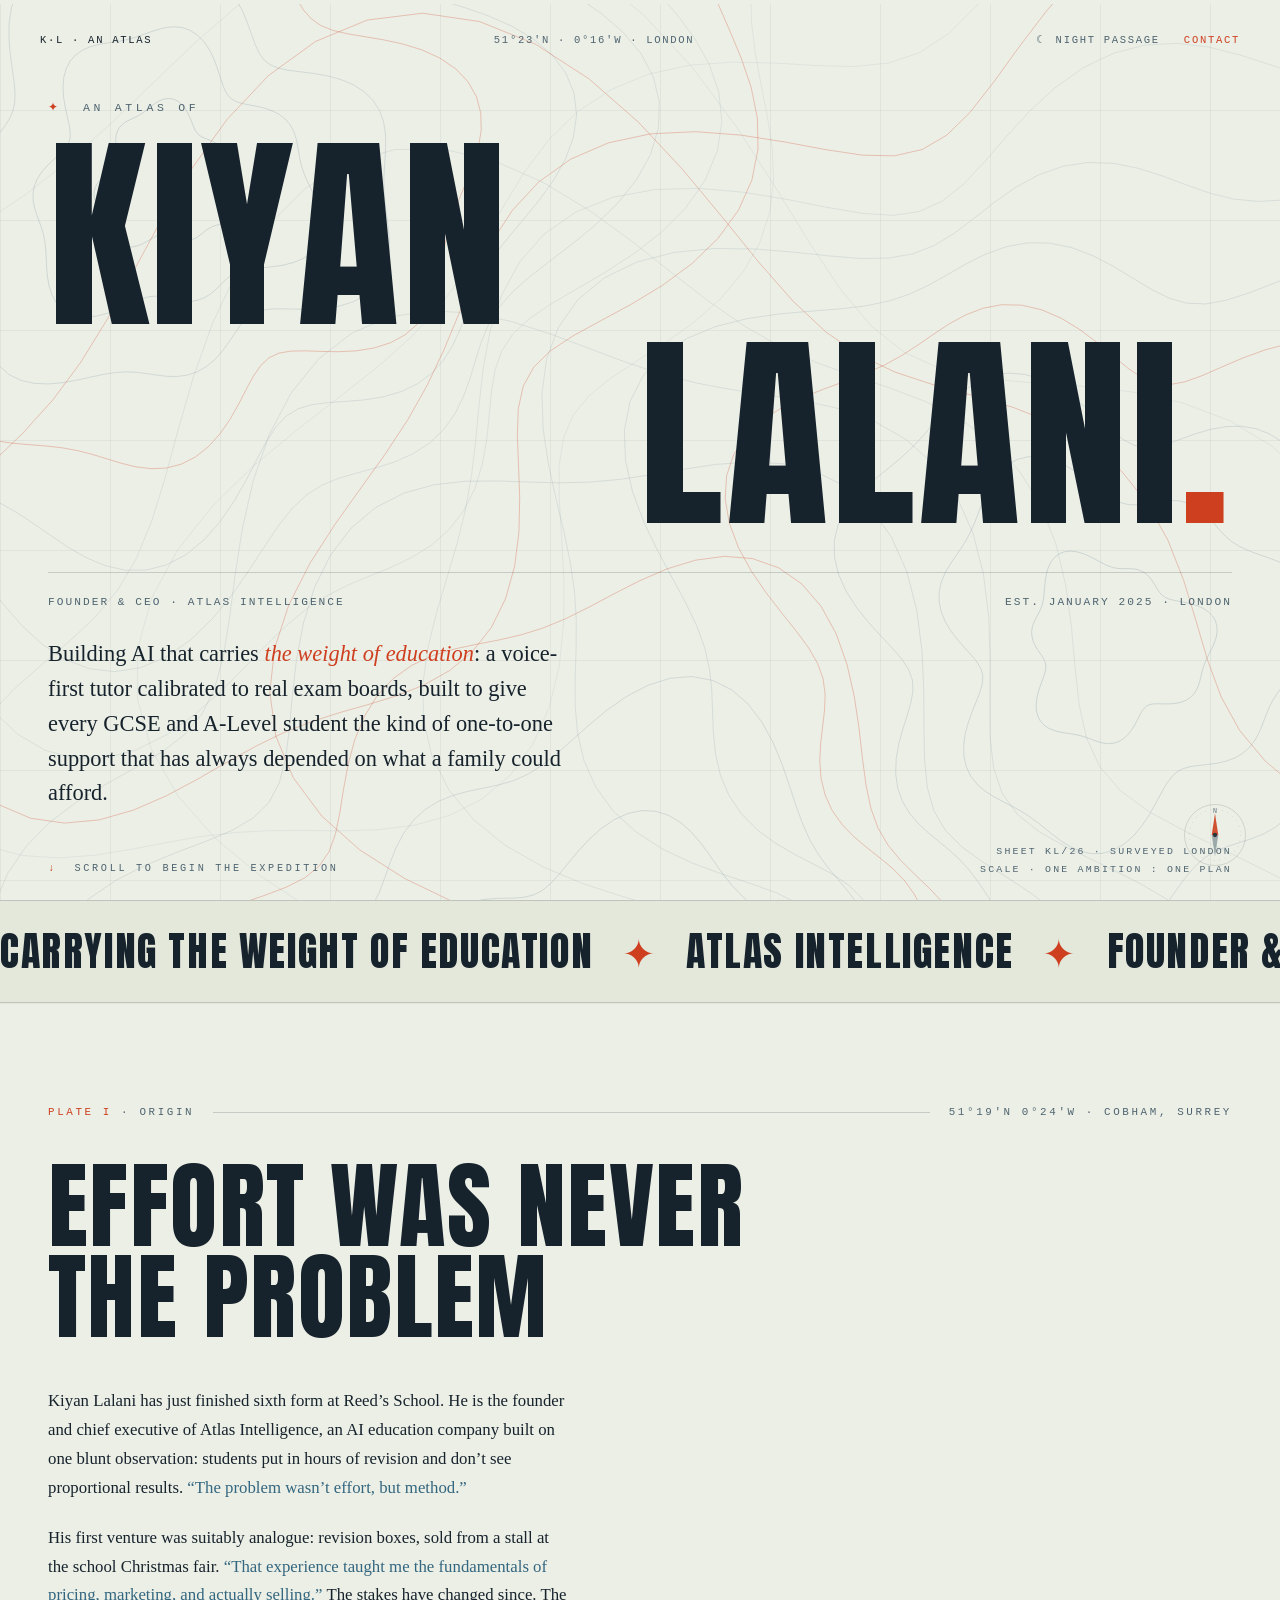
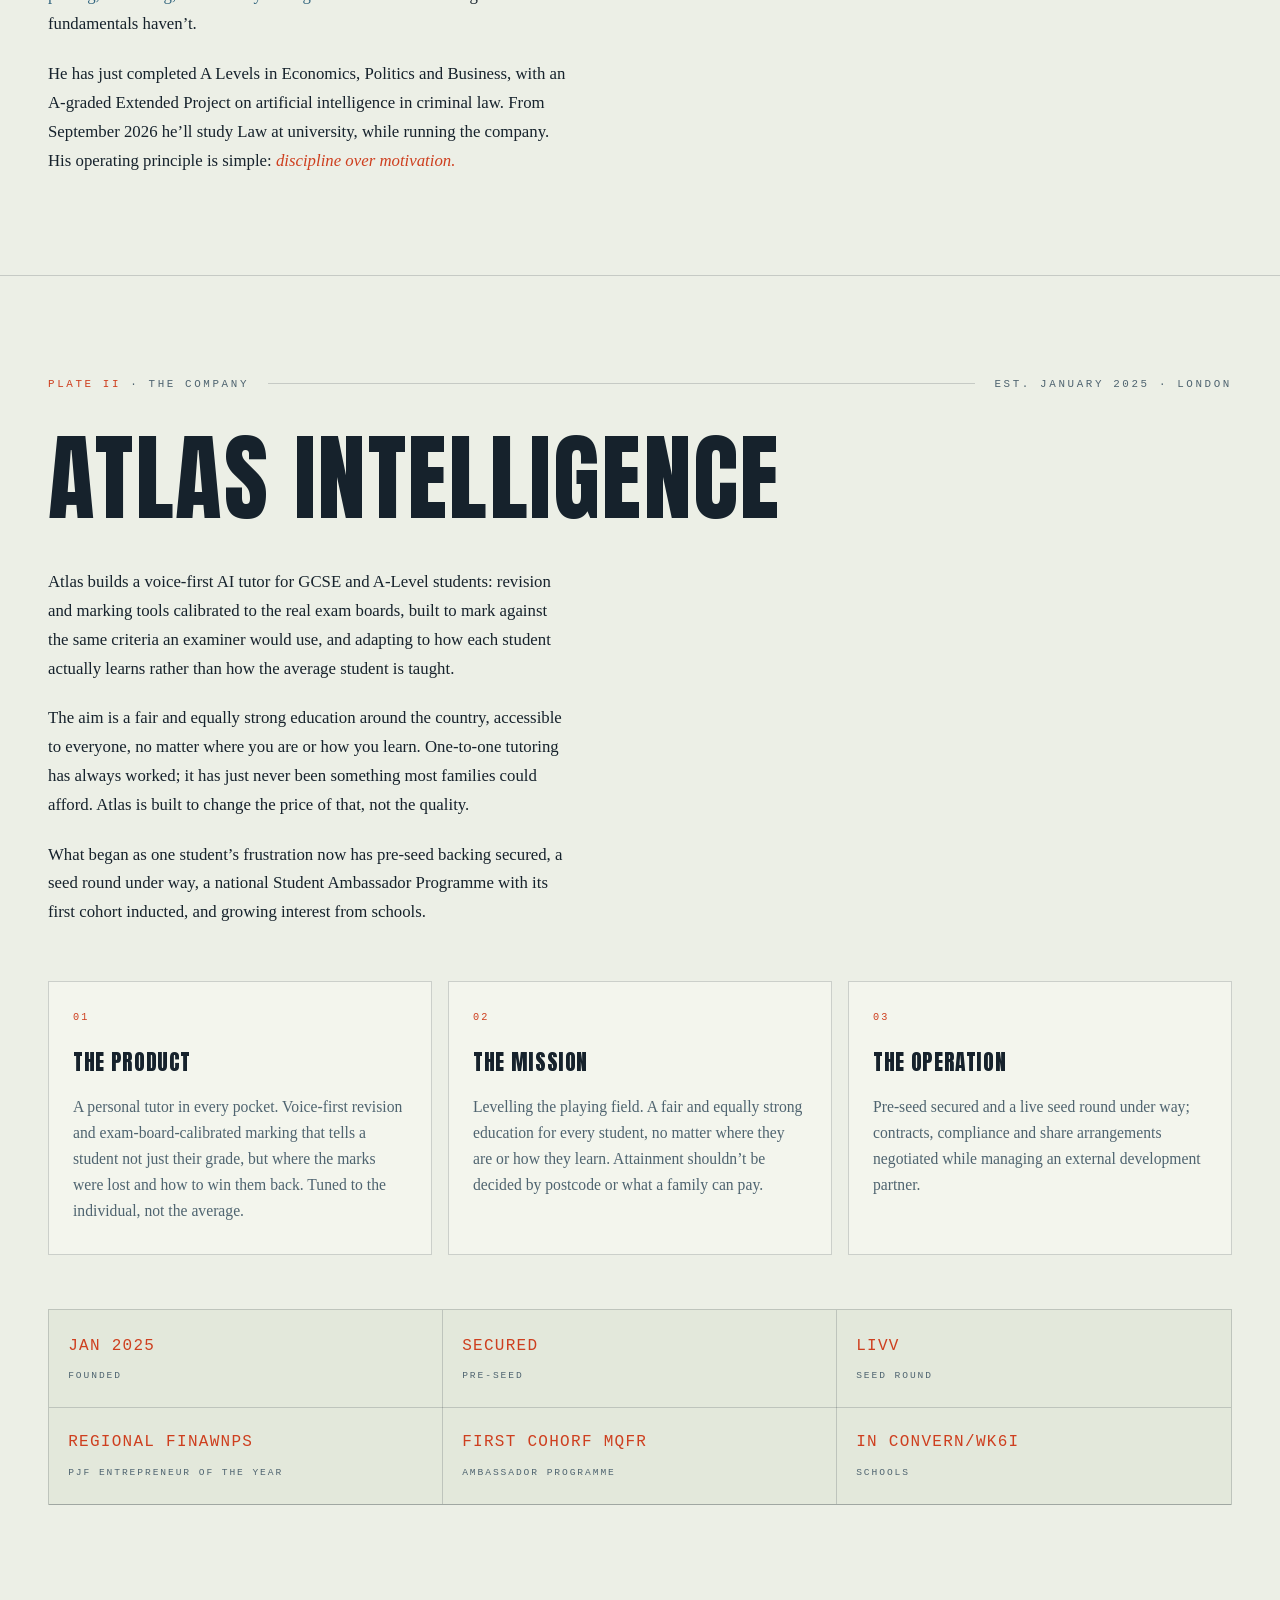
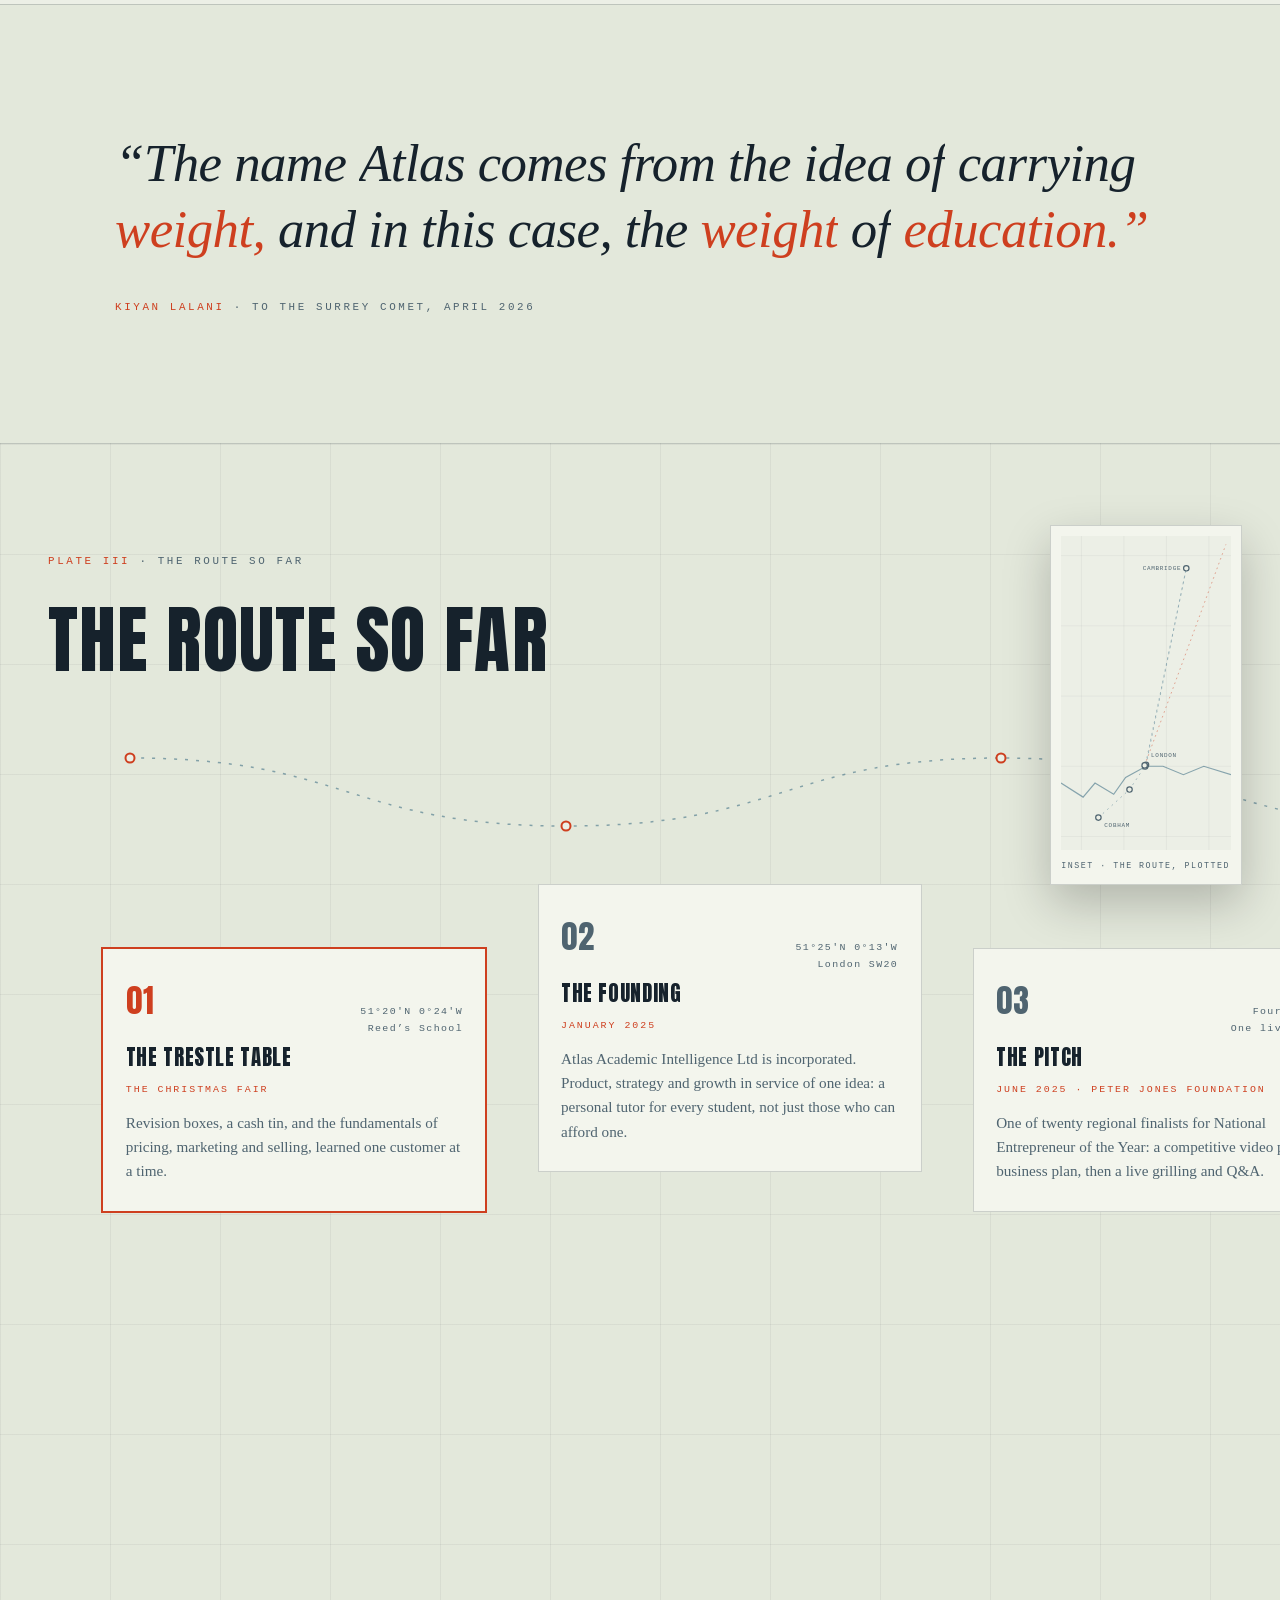
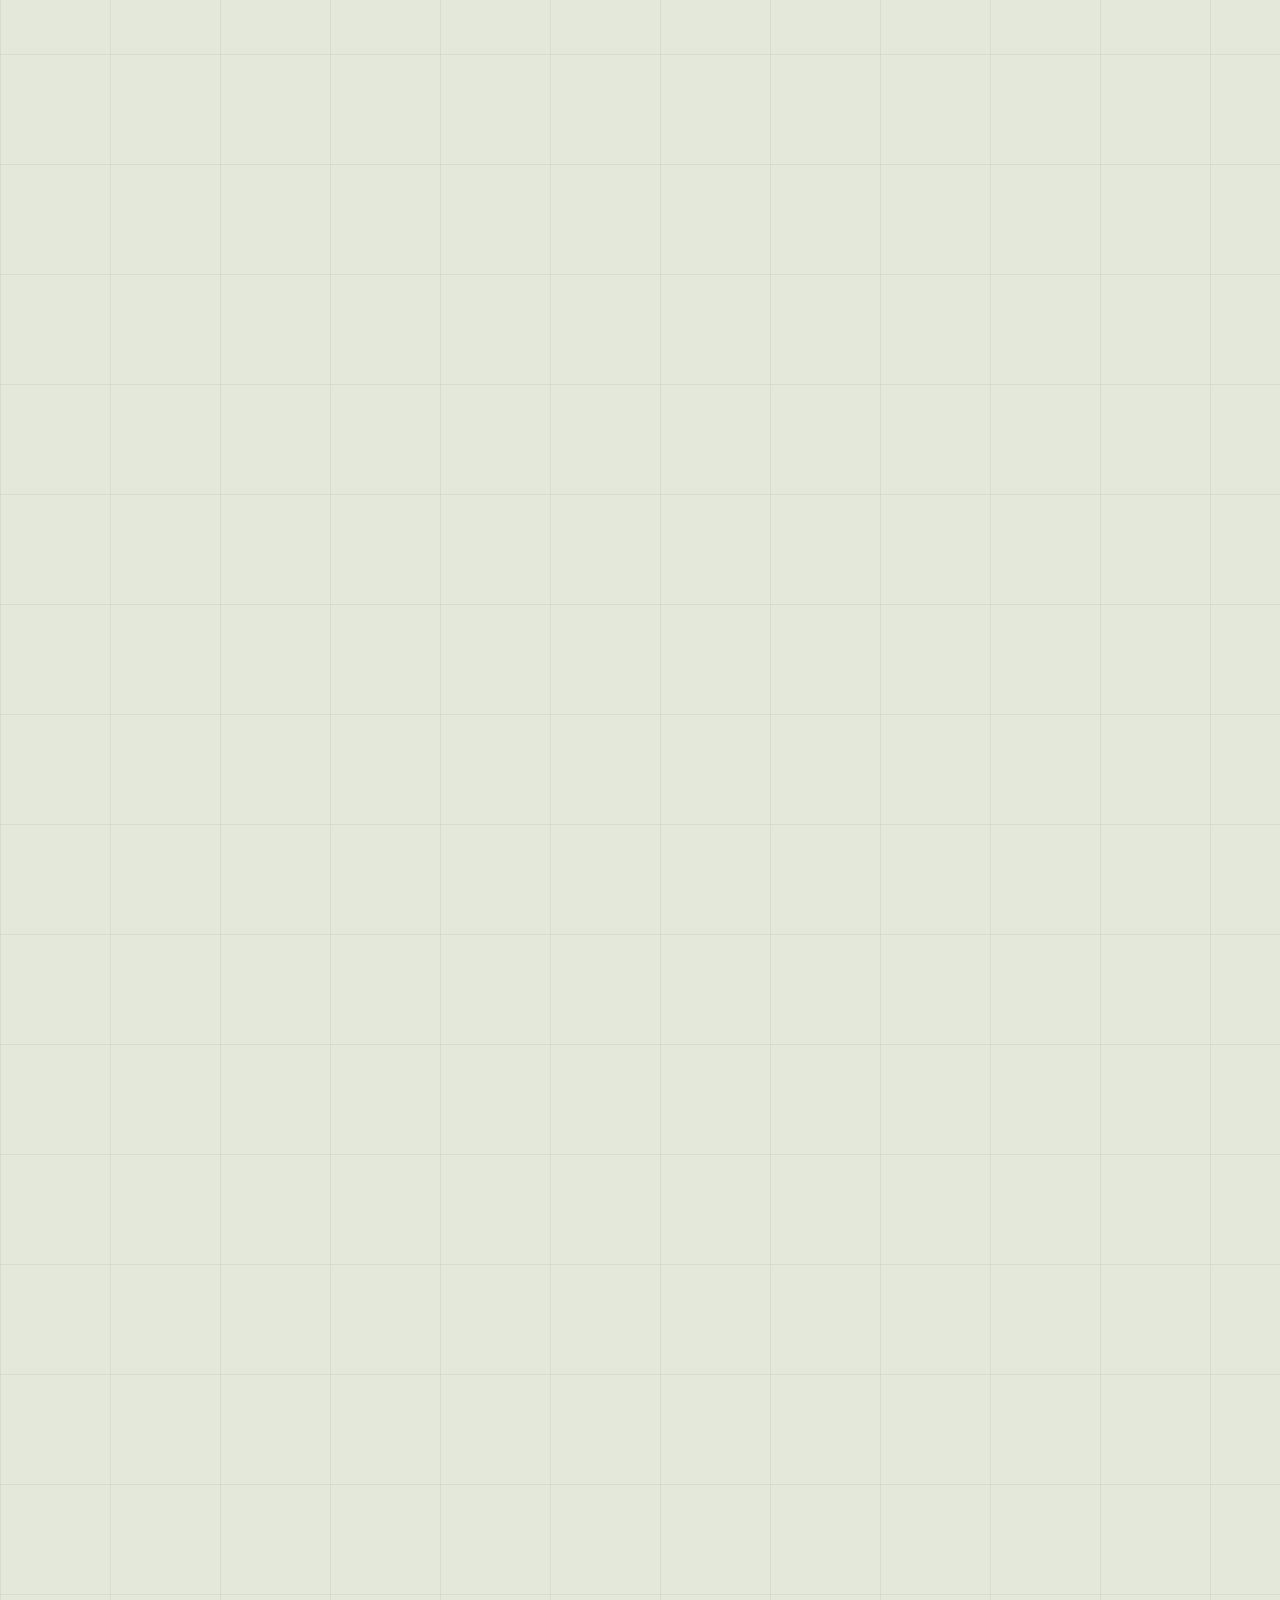
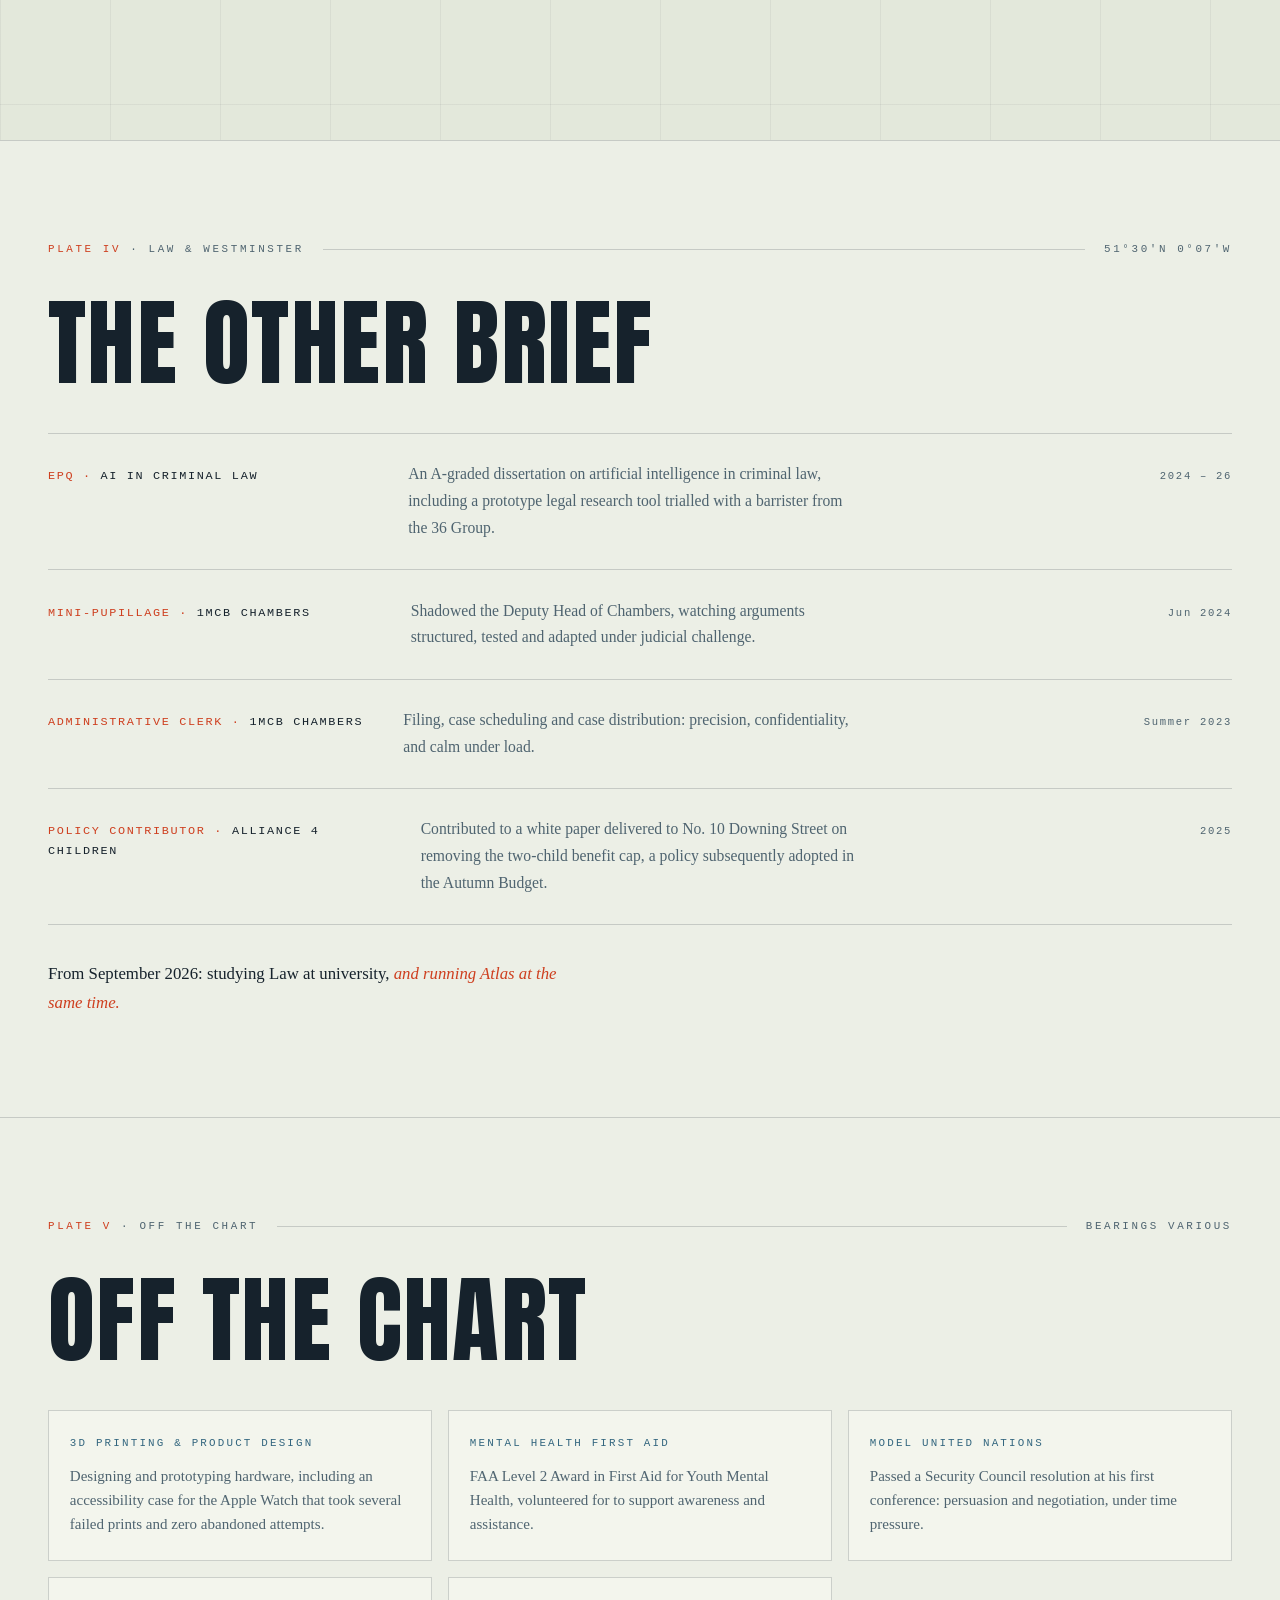
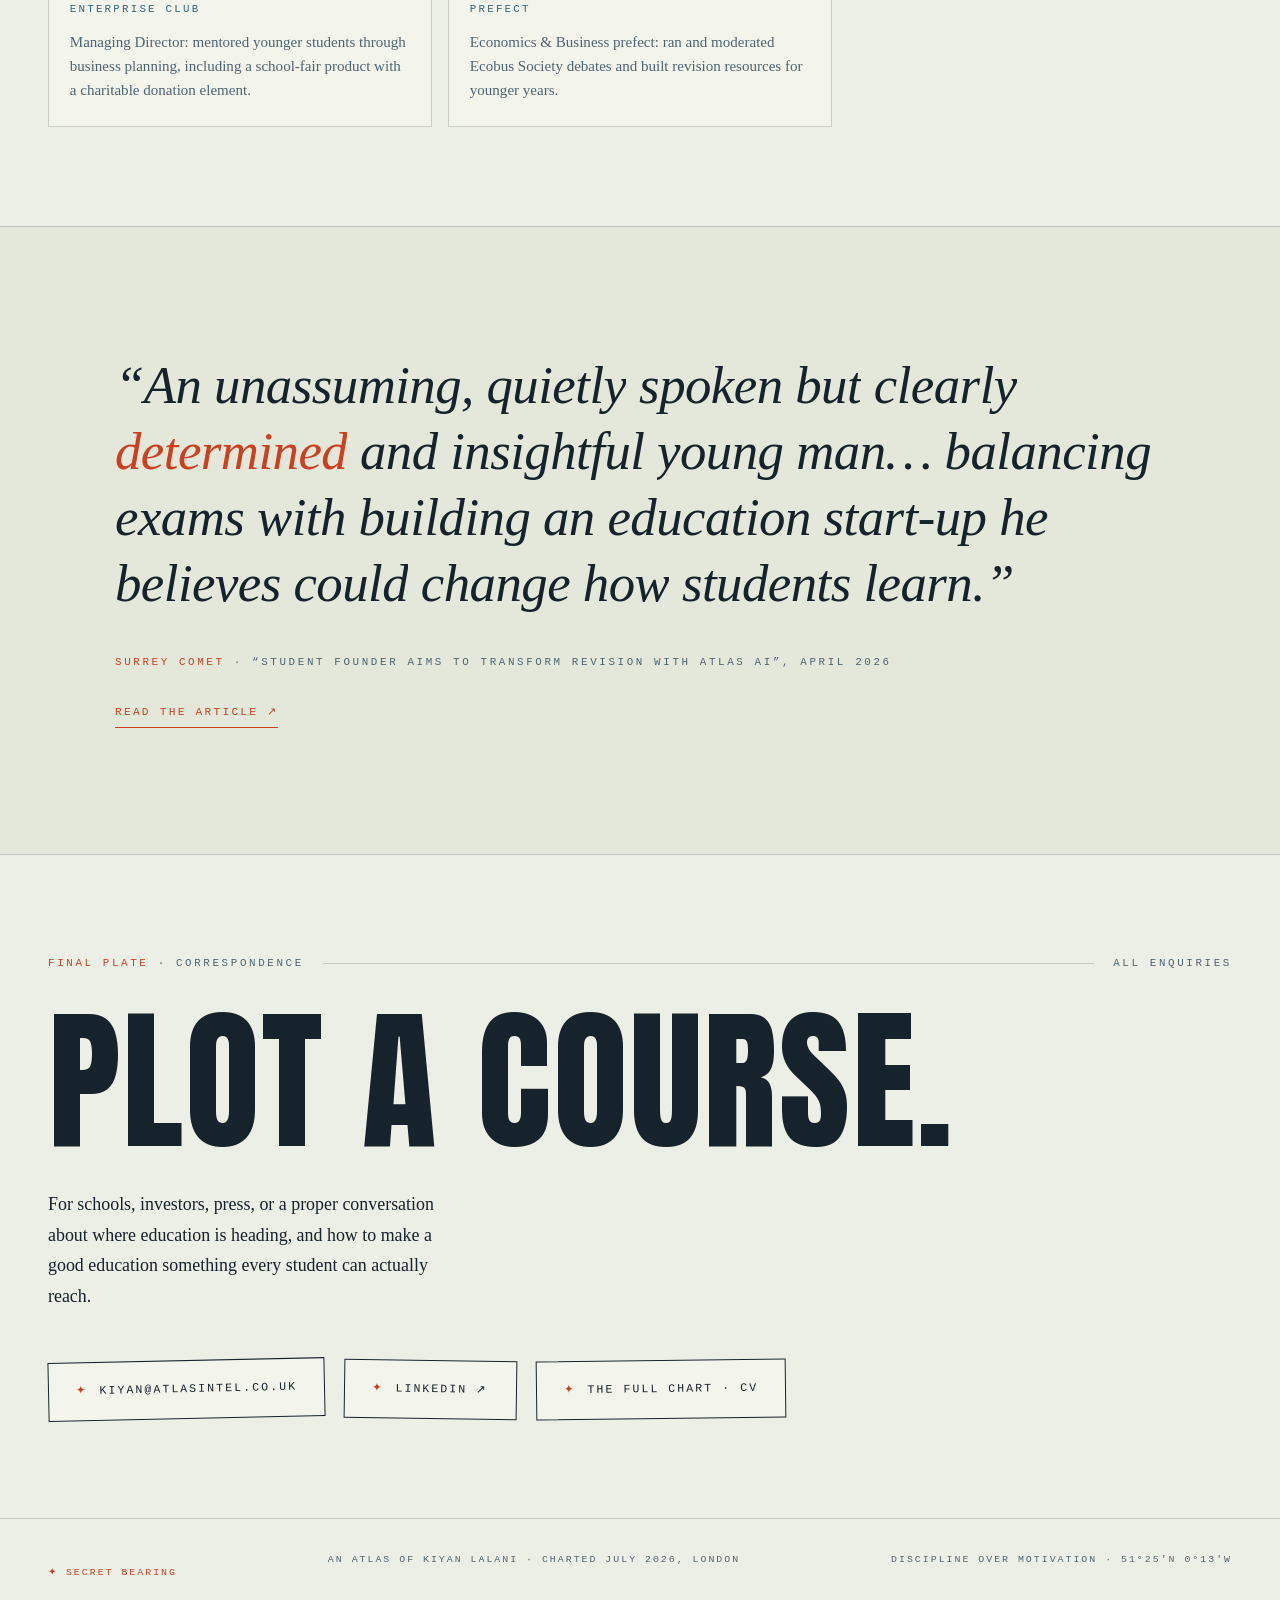
<file: atlas-vault/index.html>
<!doctype html>
<html lang="en">
<head>
<meta name="robots" content="noindex,nofollow">
<script>if(sessionStorage.getItem("atlas-vault-unlocked")!=="1")location.replace("/");</script>
<meta charset="utf-8">
<meta name="viewport" content="width=device-width, initial-scale=1, viewport-fit=cover">
<title>kiyan.lalani</title>
<meta name="description" content="kiyan.lalani — a quiet wall of code. Ideas into impact.">
<link rel="icon" href="/atlas-vault/favicon.svg" type="image/svg+xml">
<link rel="stylesheet" href="/atlas-vault/intros/shared/frame.css">
<link rel="stylesheet" href="glimpse.css">
</head>
<body>
<main class="stage">
  <header class="frame-top">
    <a class="brand" href="/atlas-vault/"><svg viewBox="0 0 112 80" aria-hidden="true"><path d="M0 0H16V32L42 0H62L31 38L64 80H44L16 44V80H0Z"/><path d="M68 0H84V64H112V80H68Z"/></svg><span>kiyan.lalani</span></a>
    <nav class="switch is-solo" aria-label="Elsewhere">
      <a href="https://atlasintelligence.co.uk" rel="me">atlas</a>
    </nav>
  </header>

  <h1 class="sr-only">kiyan.lalani — Ideas into impact.</h1>
  <canvas class="wall" aria-hidden="true"></canvas>
  <div class="glass kb-glass" aria-hidden="true"></div>
  <canvas class="machine" aria-hidden="true"></canvas>
  <canvas class="tile" aria-hidden="true"></canvas>
  <p class="status" aria-hidden="true"><span class="mode">NORMAL</span><span class="path"></span><span class="pos"></span></p>
  <p class="cmdline" aria-hidden="true"><span class="cmd"></span><span class="showcmd"></span></p>
  <p class="status pane-status" aria-hidden="true"><span class="mode">NORMAL</span><span class="path"></span><span class="pos"></span></p>
  <p class="cmdline pane-cmd" aria-hidden="true"><span class="cmd"></span><span class="showcmd"></span></p>

  <a class="enter" href="/atlas-vault/site/" aria-label="Enter">enter ↩</a>
  <button class="theme-key" type="button" aria-label="Change theme"><span class="command-glyph" aria-hidden="true"></span>:theme</button>
  <p class="note" aria-hidden="true">// ideas into impact.</p>
  <nav class="sources sr-only" aria-label="Code shown on this page"></nav>
</main>
<script type="module" src="glimpse.js"></script>
</body>
</html>
</file>
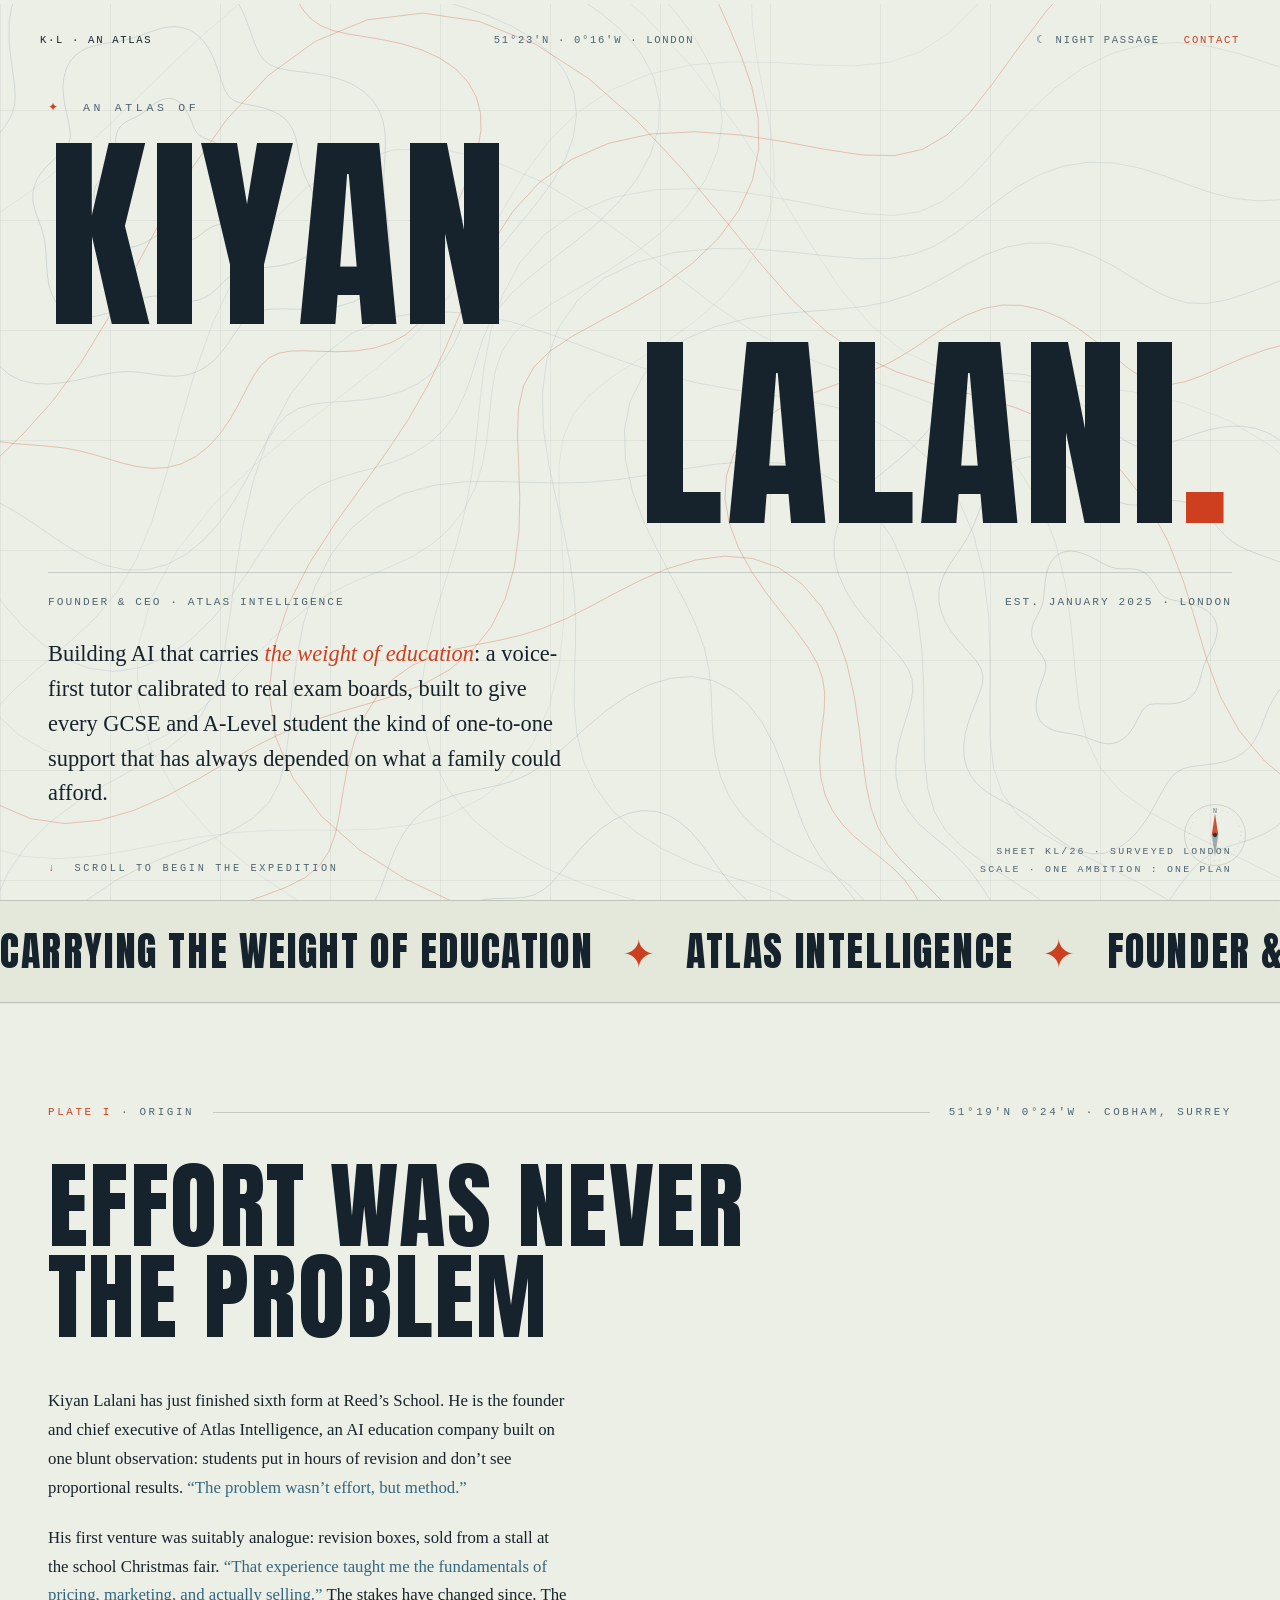
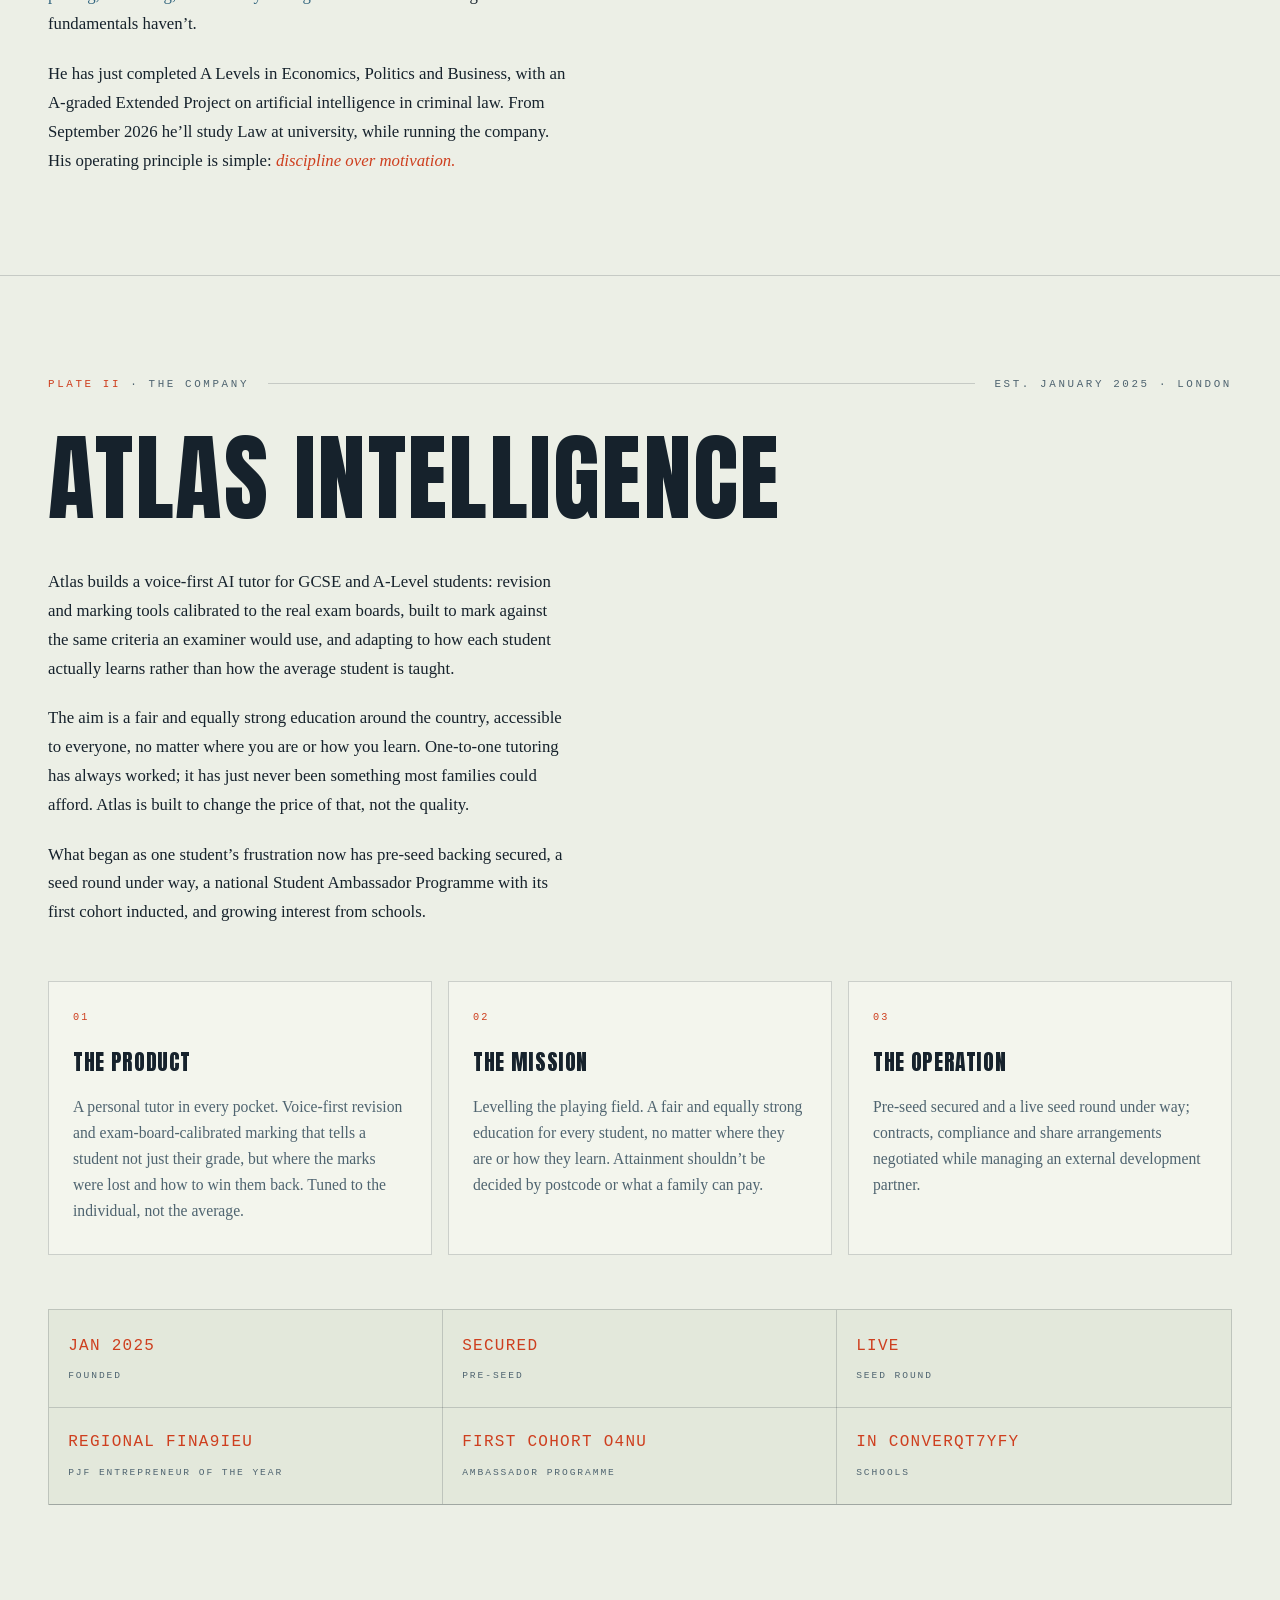
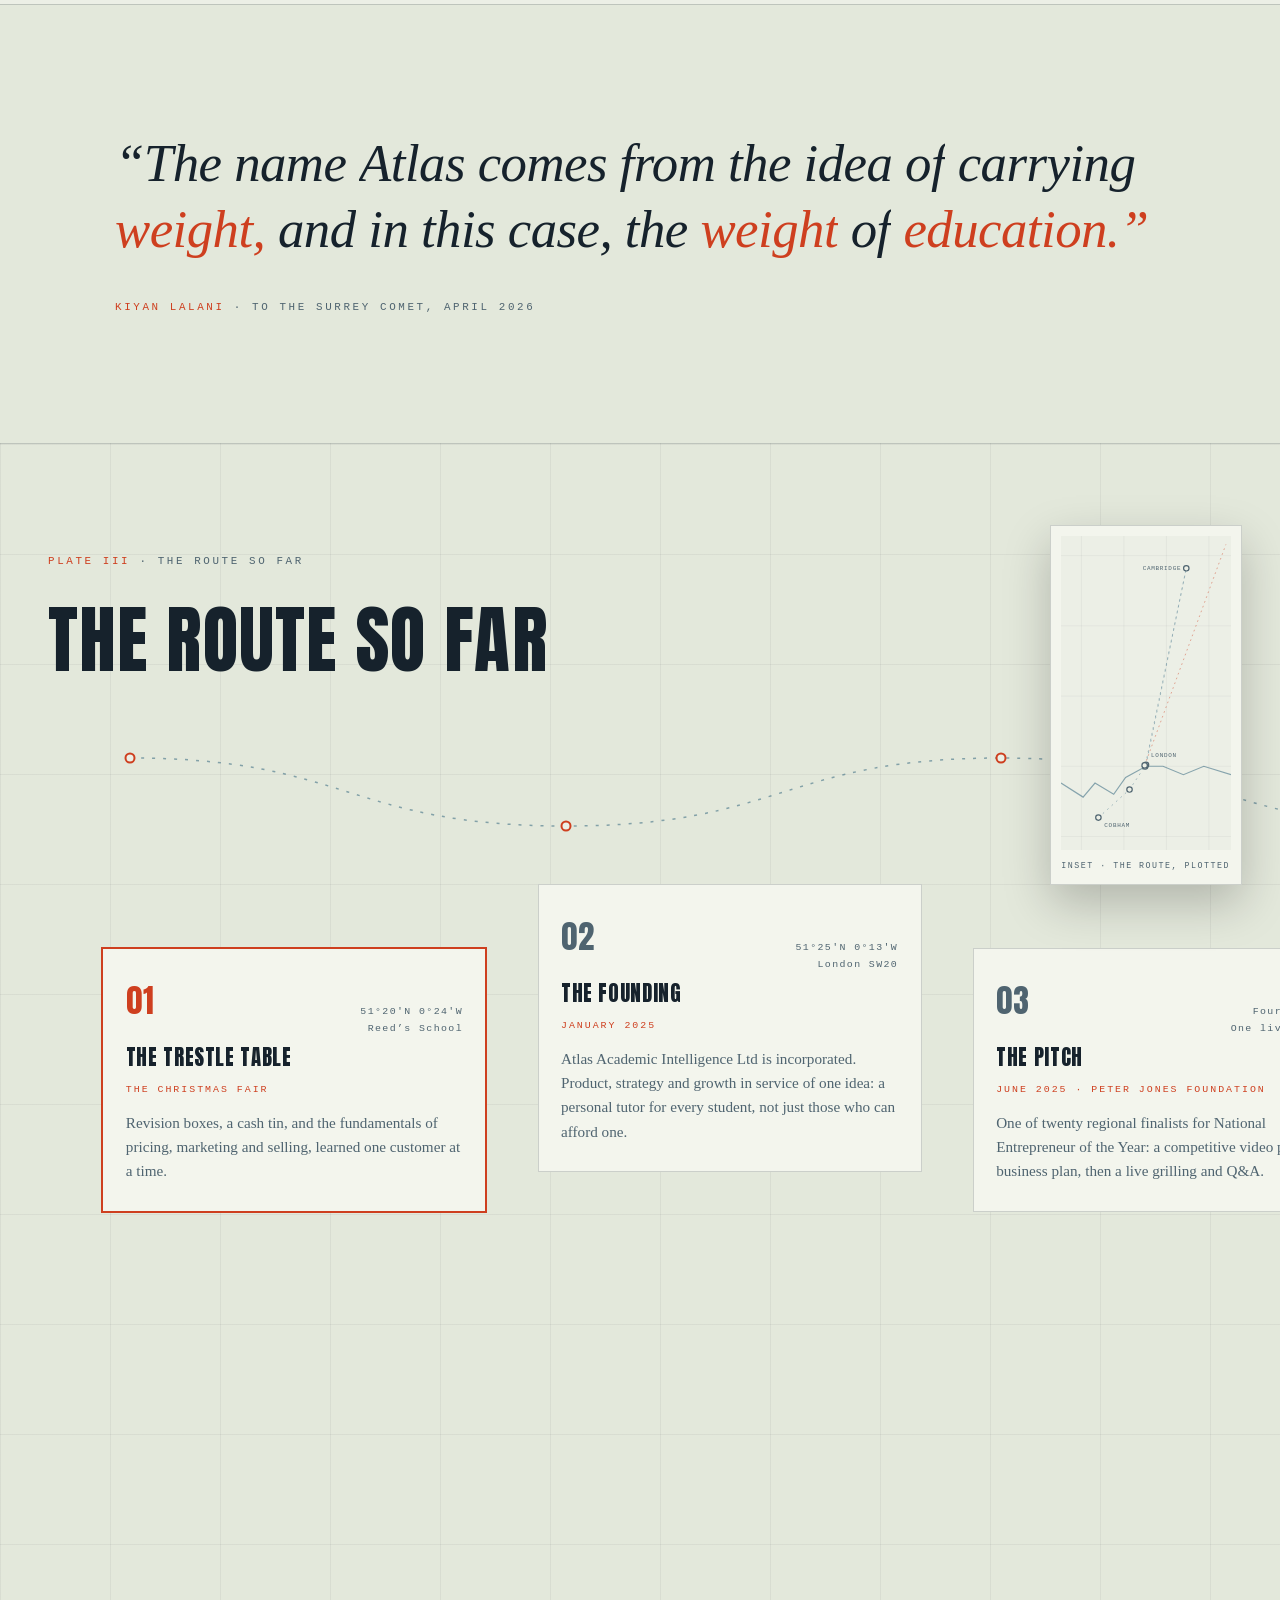
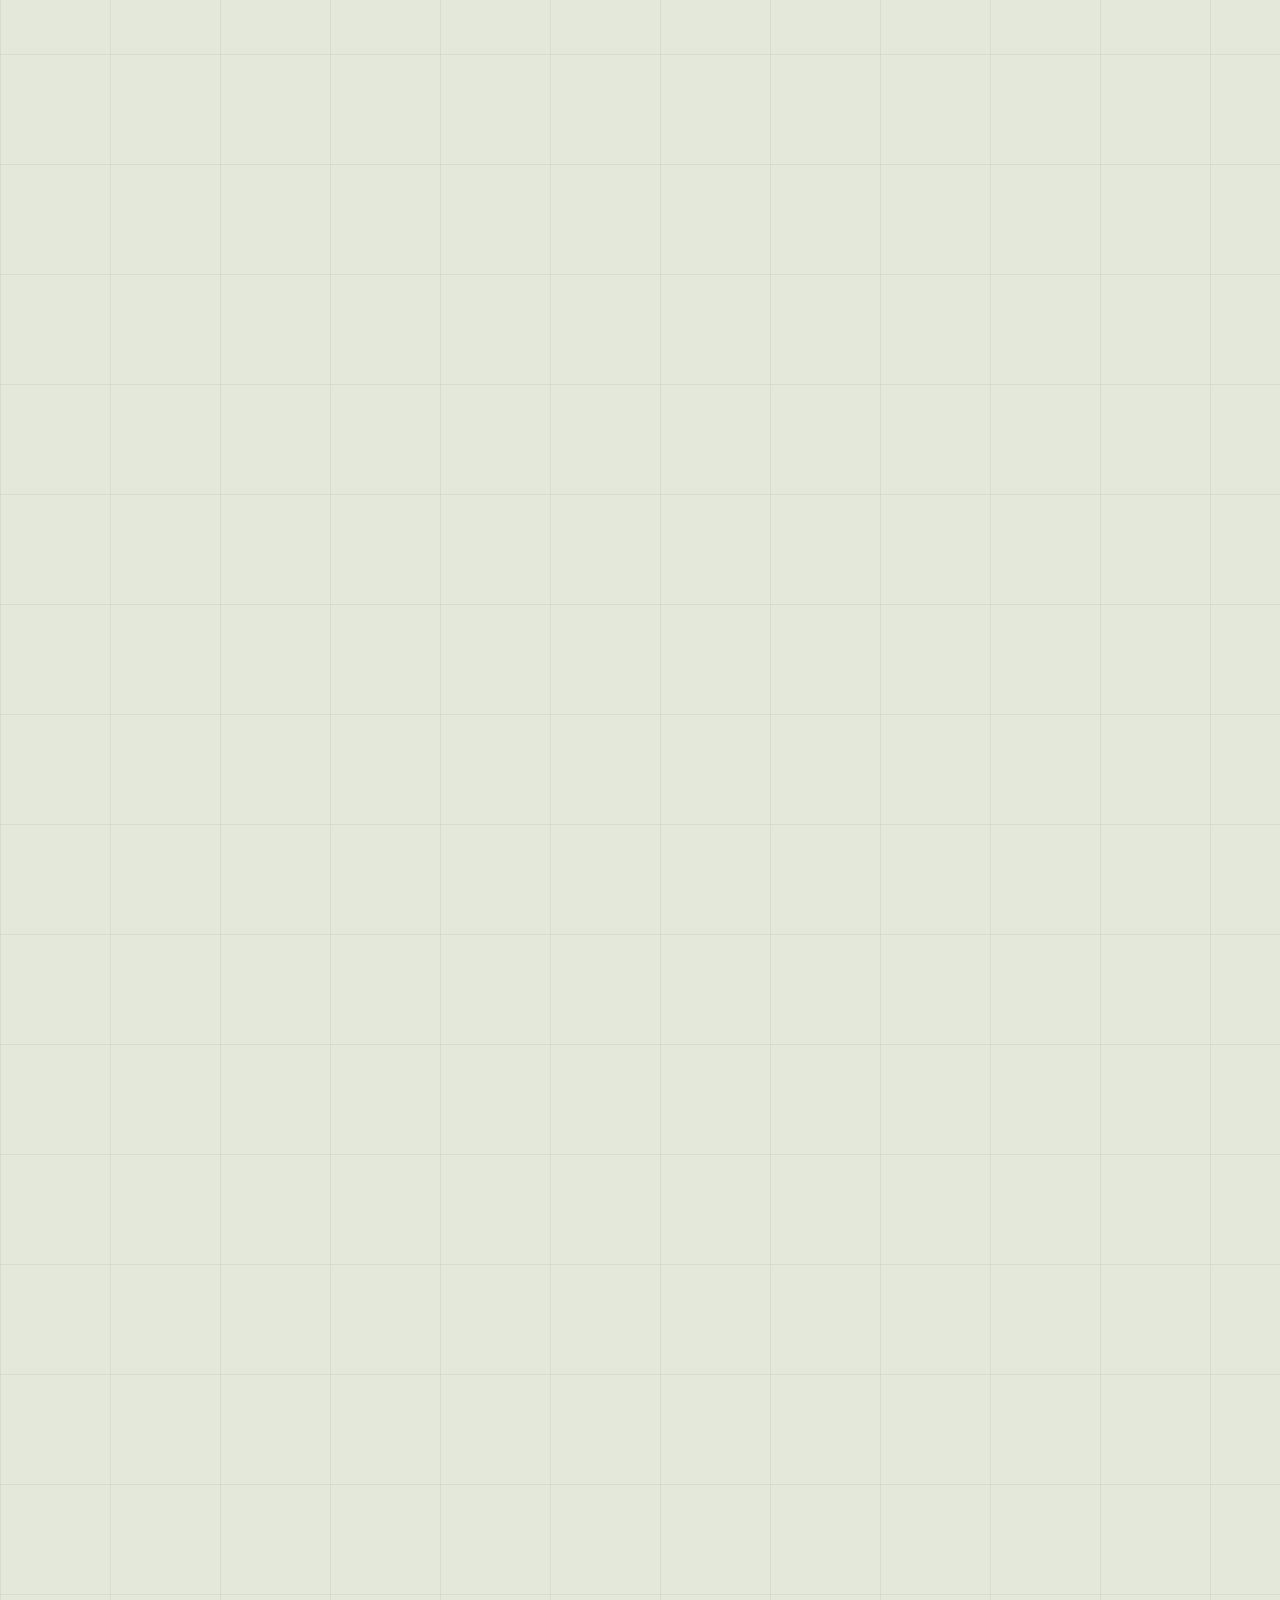
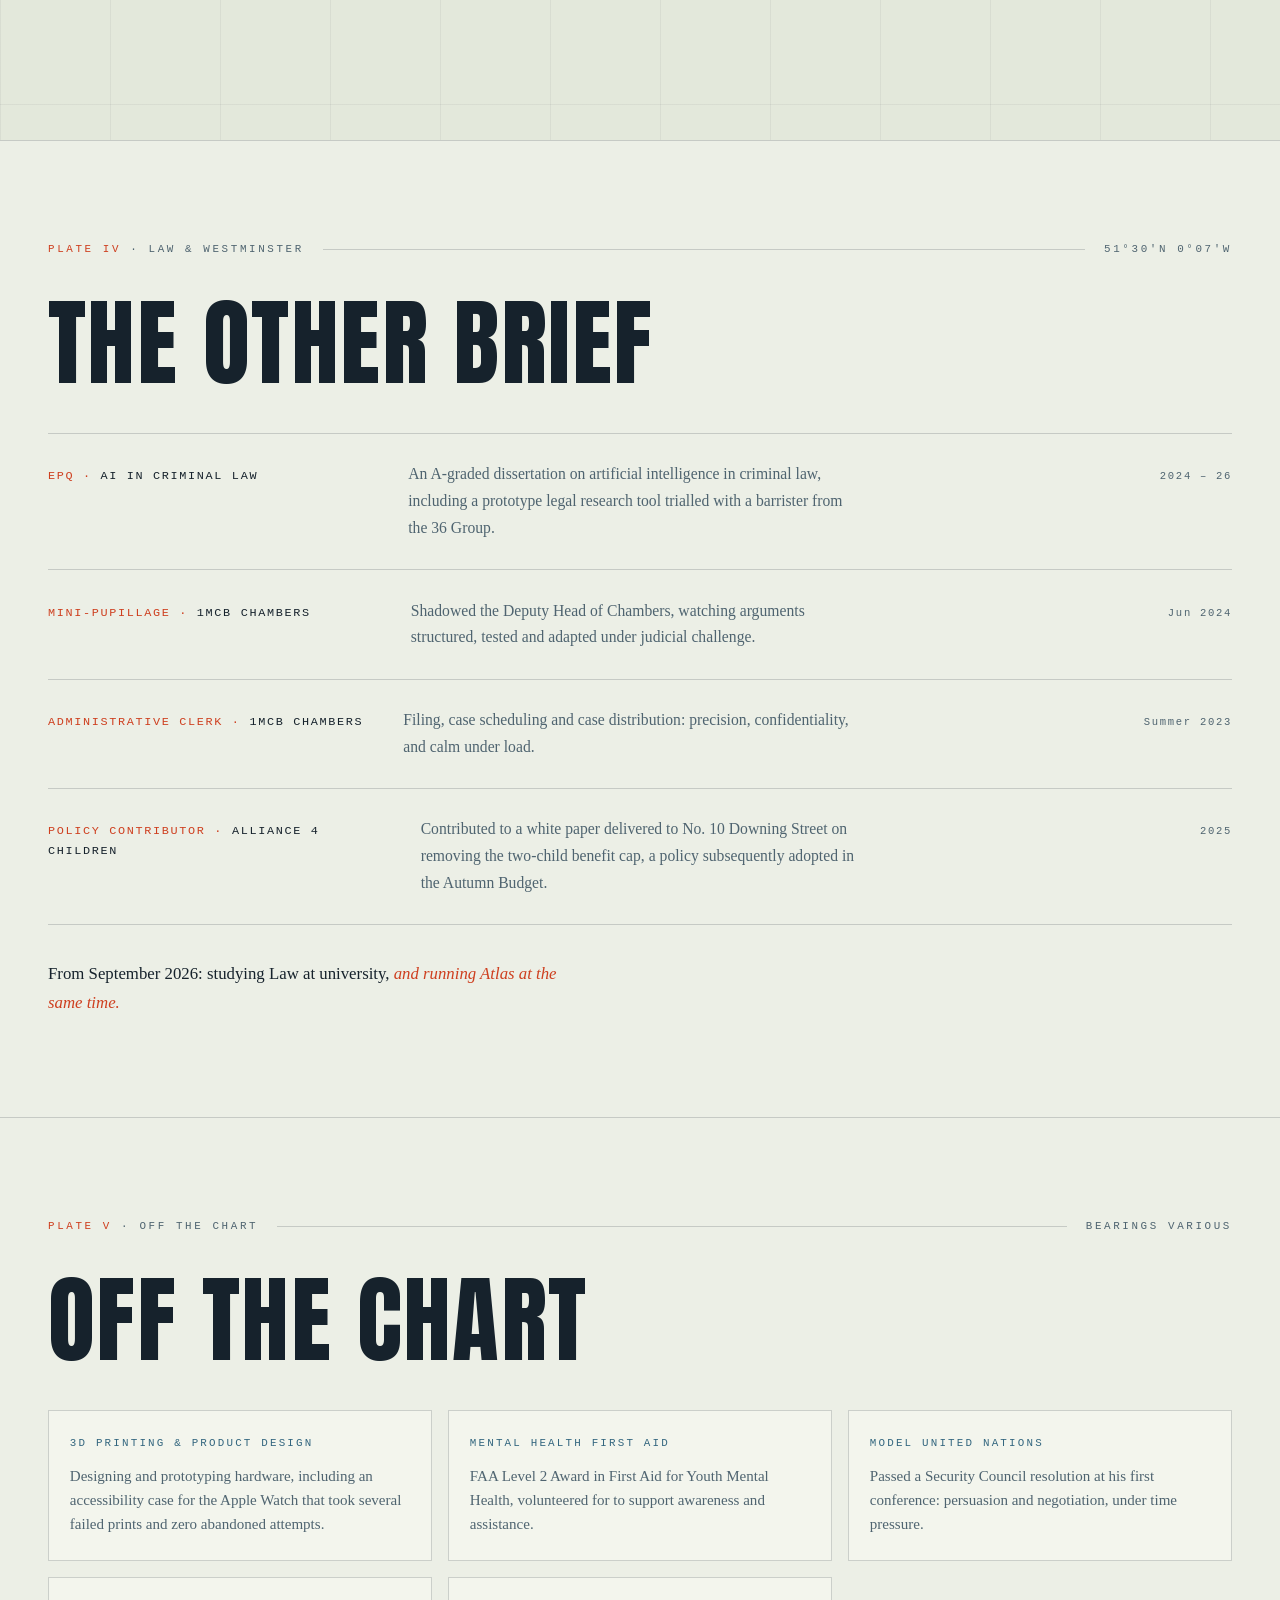
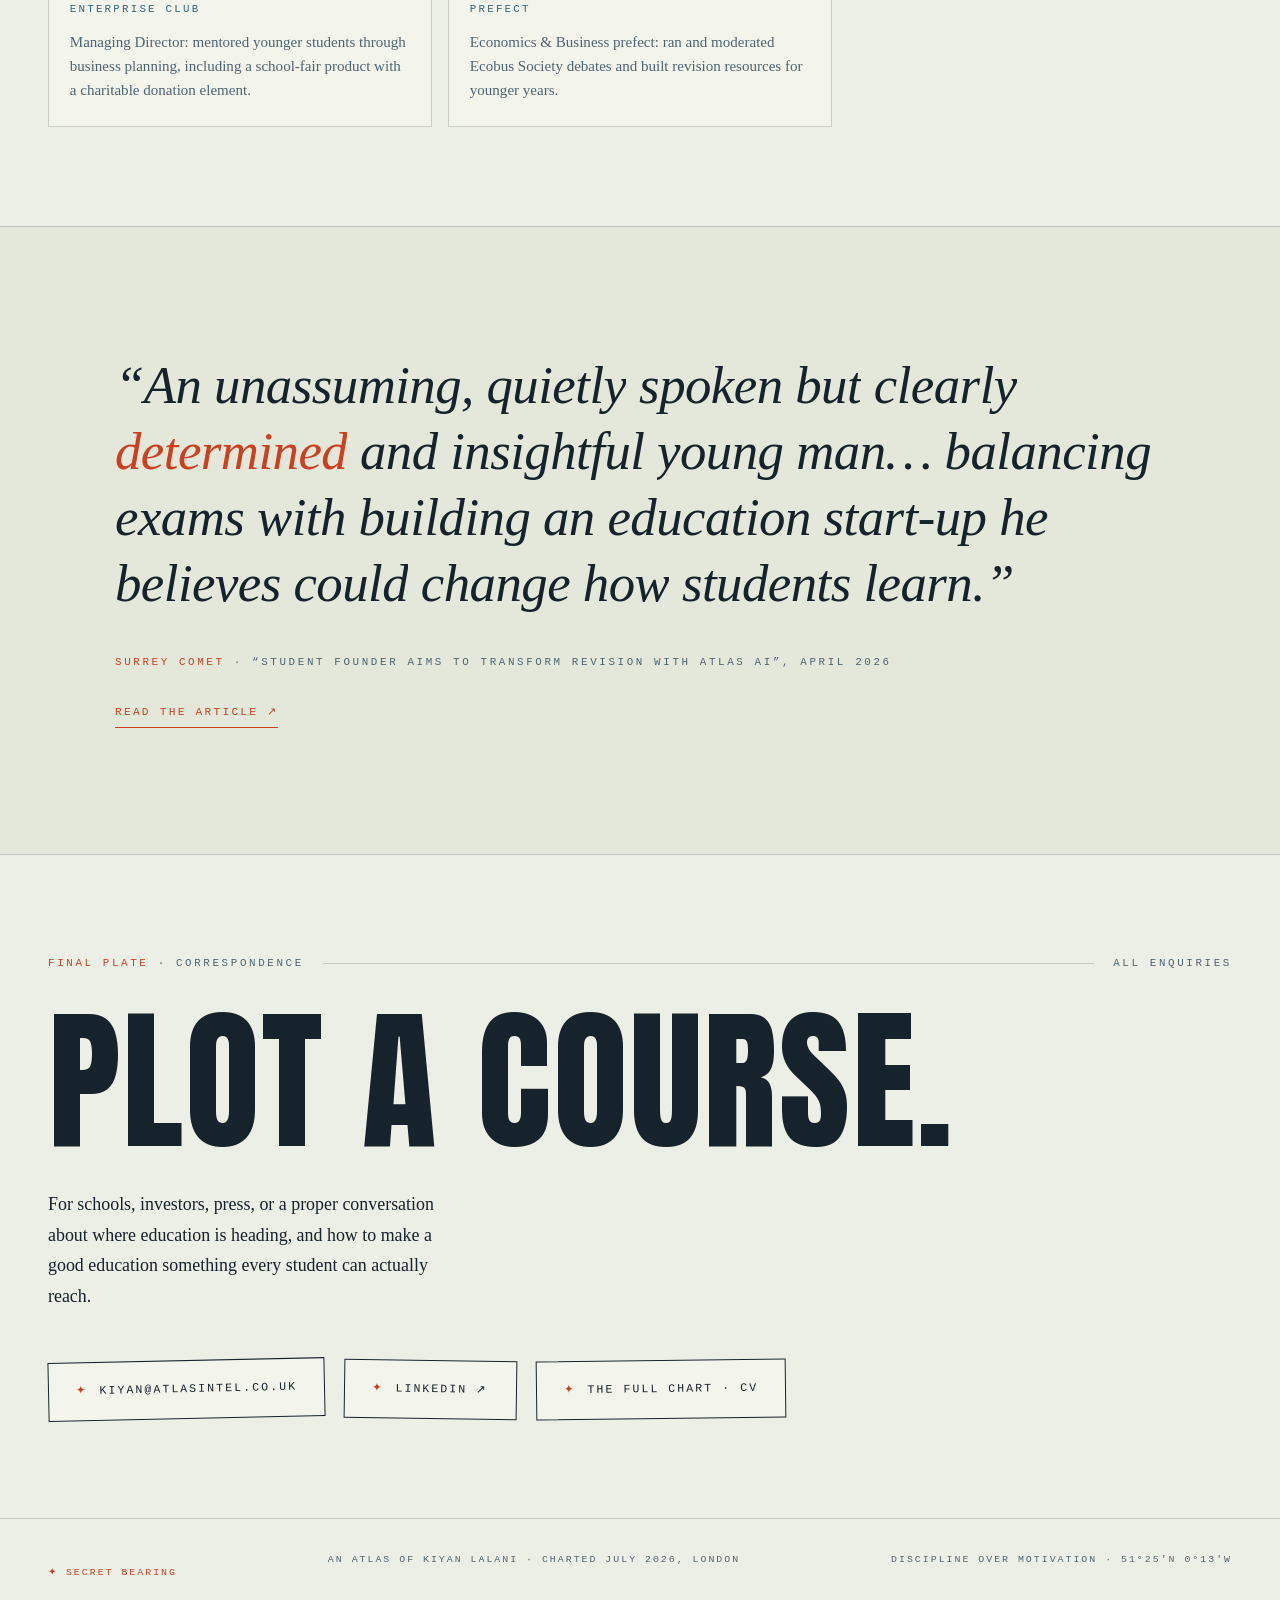
<file: atlas-vault/site/index.html>
<!doctype html>
<html lang="en">
<head>
<meta name="robots" content="noindex,nofollow">
<script>if(sessionStorage.getItem("atlas-vault-unlocked")!=="1")location.replace("/");</script>
<meta charset="utf-8">
<meta name="viewport" content="width=device-width, initial-scale=1, viewport-fit=cover">
<title>kiyan.lalani</title>
<meta name="description" content="kiyan.lalani — projects, themes and the log, opened in an editor.">
<link rel="icon" href="/atlas-vault/favicon.svg" type="image/svg+xml">
<link rel="stylesheet" href="/atlas-vault/intros/shared/frame.css">
<link rel="stylesheet" href="editor.css">
</head>
<body>
<main class="stage">
  <header class="frame-top">
    <a class="brand" href="/atlas-vault/" data-tip="back to the intro"><svg viewBox="0 0 112 80" aria-hidden="true"><path d="M0 0H16V32L42 0H62L31 38L64 80H44L16 44V80H0Z"/><path d="M68 0H84V64H112V80H68Z"/></svg><span>kiyan.lalani</span></a>
    <nav class="switch is-solo" aria-label="Elsewhere"><a href="https://atlasintelligence.co.uk" rel="me">atlas</a></nav>
  </header>

  <h1 class="sr-only">kiyan.lalani — projects, themes and the log.</h1>

  <section class="editor" aria-label="Editor">
    <button class="tabline" type="button" aria-expanded="false" aria-controls="tree"><span class="tab-dir">~/Projects</span><span class="tab-file"></span><span class="tab-toggle" aria-hidden="true">↓</span></button>
    <nav class="wheel" id="tree" aria-label="Projects, themes and the log"></nav>
    <div class="pane">
      <p class="winbar"></p>
      <div class="buffer" tabindex="0" aria-live="polite"></div>
      <div class="eye-host" aria-hidden="true"></div>
    </div>
  </section>

  <div class="bar">
    <p class="bar-id" aria-hidden="true"><span class="bar-title">KIYAN-LALANI</span><span class="bar-sub"><span class="cmd"></span><span class="hunt"></span><span class="keys"></span></span></p>
    <div class="bar-cols" aria-hidden="true"></div>
    <div class="bar-state" aria-hidden="true">
      <p class="col"><span class="label">WORM</span><span class="value" data-k="worm">lurking</span></p>
      <p class="col"><span class="label">EYE</span><span class="value" data-k="eye">closed</span></p>
      <p class="col"><span class="label">GHOST</span><span class="value" data-k="ghost">idle</span></p>
    </div>
    <button class="den" type="button" aria-label="worm" aria-pressed="false" data-tip="wake the worm"></button>
    <p class="bar-graph" aria-hidden="true"><span class="label span">VISITORS</span><span class="value end"></span><canvas></canvas></p>
  </div>
  <div class="desk" aria-hidden="true"></div>
</main>
<canvas class="overlay" aria-hidden="true"></canvas>
<script type="module" src="editor.js"></script>
</body>
</html>
</file>
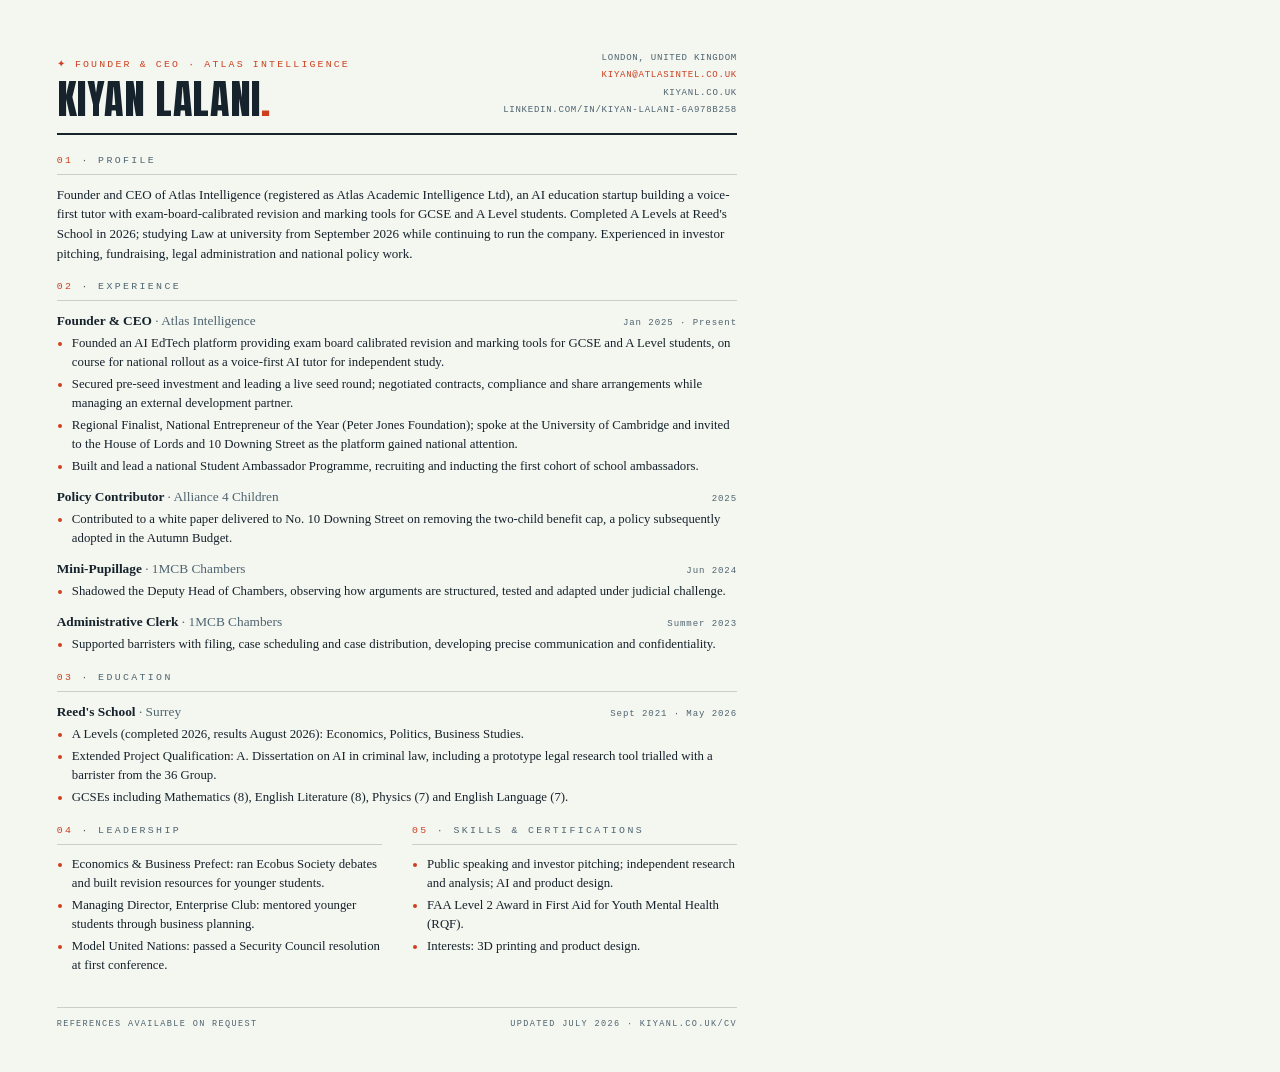
<file: cv.html>
<!doctype html>
<html lang="en">
<head>
<meta charset="utf-8">
<meta name="robots" content="noindex">
<title>Kiyan Lalani · CV</title>
<style>
@font-face{font-family:'Anton';font-weight:400;src:url([data-uri]) format('woff2');}
@page{size:A4;margin:0;}
*{margin:0;box-sizing:border-box;}
:root{--ink:#16222C;--muted:#4F6470;--line:#c9cfc2;--route:#CE3F1F;--sea:#33667F;--paper:#F4F6F0;}
html,body{width:210mm;}
body{
  background:var(--paper); color:var(--ink); padding:13mm 15mm 11mm;
  font-family:'Charter','Iowan Old Style',Georgia,serif; font-size:9.6pt; line-height:1.5;
}
.mono{font-family:ui-monospace,Menlo,monospace;}
header{display:flex; justify-content:space-between; align-items:flex-end; border-bottom:2px solid var(--ink); padding-bottom:4mm; margin-bottom:5mm;}
h1{font-family:'Anton'; font-weight:400; font-size:30pt; letter-spacing:.015em; text-transform:uppercase; line-height:.95;}
h1 span{color:var(--route);}
.contact{text-align:right; font-family:ui-monospace,Menlo,monospace; font-size:6.8pt; letter-spacing:.08em; text-transform:uppercase; color:var(--muted); line-height:1.9;}
.contact b{color:var(--route); font-weight:400;}
.role{font-family:ui-monospace,Menlo,monospace; font-size:7.4pt; letter-spacing:.22em; text-transform:uppercase; color:var(--route); margin-bottom:2mm;}
section{margin-bottom:4.5mm;}
h2{font-family:ui-monospace,Menlo,monospace; font-weight:400; font-size:7.4pt; letter-spacing:.24em; text-transform:uppercase; color:var(--muted);
  border-bottom:1px solid var(--line); padding-bottom:1.4mm; margin-bottom:2.6mm;}
h2 b{color:var(--route); font-weight:400;}
.job{margin-bottom:2.8mm;}
.job-head{display:flex; justify-content:space-between; align-items:baseline;}
h3{font-size:10pt; font-weight:700;}
h3 i{font-style:normal; font-weight:400; color:var(--muted);}
.when{font-family:ui-monospace,Menlo,monospace; font-size:6.8pt; letter-spacing:.1em; color:var(--muted); white-space:nowrap;}
ul{margin:.8mm 0 0; padding-left:4mm;}
li{margin-bottom:.7mm;}
li::marker{color:var(--route);}
.profile{font-size:9.8pt;}
.two{display:flex; gap:8mm;}
.two>div{flex:1;}
footer{border-top:1px solid var(--line); margin-top:4mm; padding-top:2.5mm; display:flex; justify-content:space-between;
  font-family:ui-monospace,Menlo,monospace; font-size:6.4pt; letter-spacing:.16em; text-transform:uppercase; color:var(--muted);}
</style>
</head>
<body>
<header>
  <div>
    <p class="role">&#10022; Founder &amp; CEO · Atlas Intelligence</p>
    <h1>Kiyan Lalani<span>.</span></h1>
  </div>
  <div class="contact">
    London, United Kingdom<br>
    <b>kiyan@atlasintel.co.uk</b><br>
    kiyanl.co.uk<br>
    linkedin.com/in/kiyan-lalani-6a978b258
  </div>
</header>

<section>
  <h2><b>01</b> · Profile</h2>
  <p class="profile">Founder and CEO of Atlas Intelligence (registered as Atlas Academic Intelligence Ltd), an AI education startup building a voice-first tutor with exam-board-calibrated revision and marking tools for GCSE and A Level students. Completed A Levels at Reed's School in 2026; studying Law at university from September 2026 while continuing to run the company. Experienced in investor pitching, fundraising, legal administration and national policy work.</p>
</section>

<section>
  <h2><b>02</b> · Experience</h2>
  <div class="job">
    <div class="job-head"><h3>Founder &amp; CEO <i>· Atlas Intelligence</i></h3><span class="when">Jan 2025 · Present</span></div>
    <ul>
      <li>Founded an AI EdTech platform providing exam board calibrated revision and marking tools for GCSE and A Level students, on course for national rollout as a voice-first AI tutor for independent study.</li>
      <li>Secured pre-seed investment and leading a live seed round; negotiated contracts, compliance and share arrangements while managing an external development partner.</li>
      <li>Regional Finalist, National Entrepreneur of the Year (Peter Jones Foundation); spoke at the University of Cambridge and invited to the House of Lords and 10 Downing Street as the platform gained national attention.</li>
      <li>Built and lead a national Student Ambassador Programme, recruiting and inducting the first cohort of school ambassadors.</li>
    </ul>
  </div>
  <div class="job">
    <div class="job-head"><h3>Policy Contributor <i>· Alliance 4 Children</i></h3><span class="when">2025</span></div>
    <ul><li>Contributed to a white paper delivered to No. 10 Downing Street on removing the two-child benefit cap, a policy subsequently adopted in the Autumn Budget.</li></ul>
  </div>
  <div class="job">
    <div class="job-head"><h3>Mini-Pupillage <i>· 1MCB Chambers</i></h3><span class="when">Jun 2024</span></div>
    <ul><li>Shadowed the Deputy Head of Chambers, observing how arguments are structured, tested and adapted under judicial challenge.</li></ul>
  </div>
  <div class="job">
    <div class="job-head"><h3>Administrative Clerk <i>· 1MCB Chambers</i></h3><span class="when">Summer 2023</span></div>
    <ul><li>Supported barristers with filing, case scheduling and case distribution, developing precise communication and confidentiality.</li></ul>
  </div>
</section>

<section>
  <h2><b>03</b> · Education</h2>
  <div class="job">
    <div class="job-head"><h3>Reed's School <i>· Surrey</i></h3><span class="when">Sept 2021 · May 2026</span></div>
    <ul>
      <li>A Levels (completed 2026, results August 2026): Economics, Politics, Business Studies.</li>
      <li>Extended Project Qualification: A. Dissertation on AI in criminal law, including a prototype legal research tool trialled with a barrister from the 36 Group.</li>
      <li>GCSEs including Mathematics (8), English Literature (8), Physics (7) and English Language (7).</li>
    </ul>
  </div>
</section>

<div class="two">
  <div>
    <section>
      <h2><b>04</b> · Leadership</h2>
      <ul>
        <li>Economics &amp; Business Prefect: ran Ecobus Society debates and built revision resources for younger students.</li>
        <li>Managing Director, Enterprise Club: mentored younger students through business planning.</li>
        <li>Model United Nations: passed a Security Council resolution at first conference.</li>
      </ul>
    </section>
  </div>
  <div>
    <section>
      <h2><b>05</b> · Skills &amp; Certifications</h2>
      <ul>
        <li>Public speaking and investor pitching; independent research and analysis; AI and product design.</li>
        <li>FAA Level 2 Award in First Aid for Youth Mental Health (RQF).</li>
        <li>Interests: 3D printing and product design.</li>
      </ul>
    </section>
  </div>
</div>

<footer>
  <span>References available on request</span>
  <span>Updated July 2026 · kiyanl.co.uk/cv</span>
</footer>
</body>
</html>
</file>
<file: atlas-vault/intros/shared/frame.css>
@font-face {
  font-family: "Archivo";
  src: url("/atlas-vault/assets/fonts/archivo.ttf") format("truetype");
  font-weight: 100 900;
  font-stretch: 62% 125%;
  font-display: swap;
}

@font-face {
  font-family: "Instrument Serif";
  src: url("/atlas-vault/assets/fonts/InstrumentSerif-Regular.ttf") format("truetype");
  font-style: normal;
  font-weight: 400;
  font-display: swap;
}

@font-face {
  font-family: "Instrument Serif";
  src: url("/atlas-vault/intros/shared/InstrumentSerif-Italic.ttf") format("truetype");
  font-style: italic;
  font-weight: 400;
  font-display: swap;
}

@font-face {
  font-family: "Plex Mono";
  src: url("/atlas-vault/assets/fonts/IBMPlexMono-Regular.ttf") format("truetype");
  font-weight: 400;
  font-display: swap;
}

*,
*::before,
*::after {
  box-sizing: border-box;
}

html,
body {
  margin: 0;
  height: 100%;
}

body {
  background: var(--bg);
  color: var(--ink);
  font-family: "Archivo", system-ui, sans-serif;
  -webkit-font-smoothing: antialiased;
}

a,
button {
  color: inherit;
}

button {
  font: inherit;
}

:focus-visible {
  outline: 2px solid var(--ink);
  outline-offset: 3px;
}

.stage {
  position: relative;
  height: 100svh;
  min-height: 560px;
  overflow: hidden;
}

.frame-top {
  position: absolute;
  top: 26px;
  left: 40px;
  right: 40px;
  z-index: 6;
  display: flex;
  align-items: center;
  justify-content: space-between;
  gap: 16px;
  pointer-events: none;
}

.frame-top > * {
  pointer-events: auto;
}

.brand {
  display: inline-flex;
  align-items: center;
  gap: 12px;
  min-height: 44px;
  color: var(--chrome);
  font-weight: 500;
  font-size: 11px;
  letter-spacing: 0.3em;
  text-decoration: none;
}

.brand svg {
  width: 18px;
  height: auto;
  fill: currentColor;
}

.switch {
  display: flex;
  gap: 2px;
}

.switch a {
  display: inline-flex;
  align-items: center;
  justify-content: center;
  min-width: 44px;
  min-height: 44px;
  color: var(--dim);
  font: 400 11px/1 "Plex Mono", monospace;
  letter-spacing: 0.14em;
  text-decoration: none;
}

.switch a:hover {
  color: var(--ink);
}

.switch a[aria-current="page"] {
  color: var(--ink);
  text-decoration: underline;
  text-underline-offset: 7px;
}

.enter {
  position: absolute;
  right: 40px;
  bottom: 26px;
  z-index: 6;
  display: inline-flex;
  align-items: center;
  gap: 10px;
  min-height: 44px;
  text-transform: uppercase;
  color: var(--chrome);
  font-weight: 500;
  font-size: 11px;
  letter-spacing: 0.3em;
  text-decoration: none;
}

.serif {
  font-family: "Instrument Serif", serif;
  font-weight: 400;
}

.serif i {
  font-style: italic;
}

.mono {
  font-family: "Plex Mono", monospace;
  font-size: 10.5px;
  letter-spacing: 0.16em;
  text-transform: uppercase;
}

.quiet-button {
  min-height: 44px;
  padding: 0;
  border: 0;
  background: none;
  color: var(--dim);
  cursor: pointer;
}

.quiet-button:hover {
  color: var(--ink);
}

.is-hidden {
  visibility: hidden;
}

.sr-only {
  position: absolute;
  width: 1px;
  height: 1px;
  overflow: hidden;
  clip-path: inset(50%);
  white-space: nowrap;
}

.poster {
  position: absolute;
  inset: 0;
  z-index: 4;
  width: 100%;
  height: 100%;
  object-fit: cover;
}

@media (max-width: 640px) {
  .frame-top {
    top: 12px;
    left: 16px;
    right: 12px;
  }

  .brand span {
    display: none;
  }

  .enter {
    right: 16px;
    bottom: 12px;
  }
}

/* Safari safe areas and dynamic viewport, including folding and rotation. */
html { -webkit-text-size-adjust: 100%; text-size-adjust: 100%; }
@media (max-width: 1100px), (pointer: coarse) {
  .stage { height: 100dvh; min-height: 260px; }
  a, button { -webkit-tap-highlight-color: transparent; touch-action: manipulation; }
}
</file>
<file: atlas-vault/glimpse.css>
body {
  --bg: #050505;
  --ink: #ebe6db;
  --dim: #6d6b66;
  --chrome: #a9a49a;
  --cell-w: 7.2px;
  --cell-h: 13px;
}

.wall {
  position: absolute;
  inset: 0;
  z-index: 1;
  width: 100%;
  height: 100%;
  touch-action: pinch-zoom;
}

.tile {
  position: absolute;
  inset: 0;
  z-index: 2;
  display: none;
  width: 100%;
  height: 100%;
  pointer-events: none;
}

.machine {
  position: absolute;
  z-index: 2;
  display: none;
  pointer-events: none;
}

.status {
  position: absolute;
  z-index: 3;
  display: flex;
  margin: 0;
  background: var(--line, var(--bg));
  color: var(--chrome);
  font: 400 12px/13px "Plex Mono", ui-monospace, monospace;
  letter-spacing: 0;
  white-space: nowrap;
  overflow: hidden;
  pointer-events: none;
  opacity: 0;
  transition: opacity 320ms cubic-bezier(0.23, 1, 0.32, 1);
}

.status.is-on {
  opacity: 1;
}

.status .mode {
  padding: 0 var(--cell-w);
  background: var(--accent, var(--ink));
  color: var(--bg);
}

.status .path {
  flex: 1;
  min-width: 0;
  padding: 0 var(--cell-w);
  overflow: hidden;
  text-overflow: ellipsis;
}

.status .pos {
  padding: 0 var(--cell-w);
}

.status.is-insert .mode {
  background: var(--insert, var(--accent, var(--ink)));
}

.cmdline {
  position: absolute;
  z-index: 3;
  display: flex;
  height: var(--cell-h);
  margin: 0;
  color: var(--ink);
  font: 400 12px/13px "Plex Mono", ui-monospace, monospace;
  letter-spacing: 0;
  white-space: pre;
  overflow: hidden;
  pointer-events: none;
  opacity: 0;
  transition: opacity 320ms cubic-bezier(0.23, 1, 0.32, 1);
}

.cmdline.is-on {
  opacity: 1;
}

.cmdline .cmd {
  flex: 1;
  min-width: 0;
  overflow: hidden;
}

.cmdline.is-typing .cmd::after {
  content: "";
  display: inline-block;
  width: var(--cell-w);
  height: var(--cell-h);
  vertical-align: top;
  background: var(--accent, var(--ink));
}

.cmdline .showcmd {
  flex: none;
  width: calc(11 * var(--cell-w));
  color: var(--chrome);
}

.glass {
  position: absolute;
  z-index: 2;
  display: none;
  pointer-events: none;
  background: color-mix(in srgb, var(--bg) 35%, transparent);
  -webkit-backdrop-filter: blur(6px);
  backdrop-filter: blur(6px);
}

.kb-glass {
  --feather: 14px;
  opacity: 0;
  transition: opacity 320ms cubic-bezier(0.23, 1, 0.32, 1);
  -webkit-mask-image: linear-gradient(to right, transparent, #000 var(--feather), #000 calc(100% - var(--feather)), transparent), linear-gradient(to bottom, transparent, #000 var(--feather), #000 calc(100% - var(--feather)), transparent);
  -webkit-mask-composite: source-in;
  mask-image: linear-gradient(to right, transparent, #000 var(--feather), #000 calc(100% - var(--feather)), transparent), linear-gradient(to bottom, transparent, #000 var(--feather), #000 calc(100% - var(--feather)), transparent);
  mask-composite: intersect;
}

.kb-glass.is-on {
  opacity: 1;
}

.frame-top {
  top: 0;
  left: 0;
  right: 0;
}

.brand {
  position: absolute;
  left: calc(5 * var(--cell-w));
  top: calc(3 * var(--cell-h));
  gap: var(--cell-w);
  min-height: 0;
  color: var(--ink);
  font: 400 12px/13px "Plex Mono", ui-monospace, monospace;
  letter-spacing: 0;
}

.brand svg {
  width: calc(2 * var(--cell-w));
  height: 12px;
}

.brand::after,
.enter::after {
  content: "";
  position: absolute;
  inset: -16px -8px;
}

.switch {
  position: absolute;
  top: 26px;
  right: 40px;
}

.switch.is-solo {
  top: calc(3 * var(--cell-h));
}

.switch.is-solo a {
  position: relative;
  min-width: 0;
  min-height: 0;
  font: 400 12px/13px "Plex Mono", ui-monospace, monospace;
  letter-spacing: 0;
}

.switch.is-solo a::after {
  content: "";
  position: absolute;
  inset: -16px -8px;
}

.enter {
  position: absolute;
  right: auto;
  bottom: auto;
  z-index: 6;
  display: block;
  min-height: 0;
  padding: 0 var(--cell-w);
  background: var(--ink);
  color: var(--bg);
  font: 400 12px/13px "Plex Mono", ui-monospace, monospace;
  letter-spacing: 0;
  text-transform: none;
  white-space: nowrap;
}

.enter:hover {
  filter: brightness(1.18);
}

.theme-key {
  position: absolute;
  z-index: 6;
  display: inline-flex;
  align-items: center;
  gap: var(--cell-w);
  margin: 0;
  border: 0;
  padding: 0;
  background: none;
  color: var(--chrome);
  font: 400 12px/13px "Plex Mono", ui-monospace, monospace;
  letter-spacing: 0;
  white-space: nowrap;
  cursor: pointer;
}

.theme-key:hover {
  color: var(--ink);
}

.command-glyph {
  position: relative;
  display: inline-block;
  width: 14px;
  height: 10px;
  flex: none;
  color: var(--accent, var(--ink));
}

.command-glyph::before {
  position: absolute;
  top: 1px;
  left: 1px;
  width: 5px;
  height: 5px;
  border-right: 2px solid currentColor;
  border-bottom: 2px solid currentColor;
  content: "";
  transform: rotate(-45deg);
}

.command-glyph::after {
  position: absolute;
  right: 0;
  bottom: 0;
  width: 6px;
  height: 2px;
  background: currentColor;
  content: "";
}

.theme-key .command-glyph {
  margin-top: -1px;
}

.theme-key:focus-visible {
  outline: 2px solid var(--ink);
  outline-offset: 4px;
}

.enter:focus-visible {
  outline-offset: 4px;
}

.note {
  position: absolute;
  left: calc(5 * var(--cell-w));
  bottom: calc(2 * var(--cell-h));
  z-index: 6;
  margin: 0;
  color: var(--ink);
  font: 400 12px/13px "Plex Mono", ui-monospace, monospace;
  letter-spacing: 0;
  padding-right: var(--cell-w);
  background: var(--bg);
  white-space: nowrap;
  pointer-events: none;
}

.brand,
.switch,
.note,
.enter,
.theme-key {
  transition: opacity 320ms cubic-bezier(0.23, 1, 0.32, 1);
}

.is-leaving .brand,
.is-leaving .switch,
.is-leaving .note,
.is-leaving .enter,
.is-leaving .theme-key,
.is-leaving .glass,
.is-leaving .status,
.is-leaving .cmdline {
  opacity: 0;
}

@media (max-width: 640px) {
  .brand span {
    display: inline;
  }

  .switch {
    top: calc(5 * var(--cell-h));
    right: 8px;
  }
}

/* Keep the reference's canvas, with usable controls on either phone display. */
@media (max-width: 1100px) and (pointer: coarse), (max-width: 700px) {
  .brand { left: max(16px, env(safe-area-inset-left)) !important; top: max(8px, env(safe-area-inset-top)) !important; min-height: 44px; }
  .switch.is-solo { top: max(8px, env(safe-area-inset-top)); right: max(16px, env(safe-area-inset-right)) !important; }
  .switch.is-solo a { min-width: 44px; min-height: 44px; }
  .brand::after, .enter::after, .switch.is-solo a::after { display: none; }
  .enter, .theme-key { top: auto !important; bottom: max(20px, env(safe-area-inset-bottom)) !important; min-height: 48px; padding: 12px 16px; font-size: 14px; line-height: 24px; }
  .enter { left: auto !important; right: max(16px, env(safe-area-inset-right)); display: inline-flex; align-items: center; }
  .theme-key { left: max(16px, env(safe-area-inset-left)) !important; }
  .note { display: none; }
}
.touch-theme-dialog { width: min(380px, calc(100vw - 40px)); max-height: calc(100dvh - 48px - env(safe-area-inset-top) - env(safe-area-inset-bottom)); overflow: auto; border: 1px solid var(--dim); background: var(--bg); color: var(--ink); padding: 24px; font: 14px/1.6 "Plex Mono", monospace; }
.touch-theme-dialog::backdrop { background: rgb(0 0 0 / .7); }
.touch-theme-dialog label { display: block; margin-bottom: 12px; }
.touch-theme-dialog select { width: 100%; font: 16px/1.5 "Plex Mono", monospace; padding: 12px; min-height: 48px; background: var(--bg); color: var(--ink); border: 1px solid var(--dim); }
.touch-theme-dialog button { display: block; margin: 20px 0 0 auto; min-width: 80px; min-height: 48px; background: var(--ink); color: var(--bg); border: 0; padding: 8px 16px; }
</file>
<file: atlas-vault/site/editor.css>
body {
  font-family: "Plex Mono", ui-monospace, monospace;
  --bg: #0c0b0d;
  --ink: #d8d1cc;
  --dim: #7d8581;
  --chrome: #9d9894;
  --accent: #ff2fb3;
  --line: #1a191a;
  --kw: #bd5cff;
  --str: #f2f2ea;
  --fn: #6c70e0;
  --ty: #53b1ca;
  --num: #8f57ff;
  --cell-w: 7.2px;
  --cell-h: 13px;
  --margin: 64px;
  --wide: 1008px;
  --desk-h: 184px;
  --bar-h: 46px;
  --eye-w: 216px;
  transition: background-color 420ms cubic-bezier(0.23, 1, 0.32, 1), color 420ms cubic-bezier(0.23, 1, 0.32, 1);
}

.stage {
  display: grid;
  grid-template-columns: min(calc(100vw - 2 * var(--margin)), var(--wide));
  grid-template-rows: calc(6 * var(--cell-h)) minmax(0, 1fr) var(--bar-h) var(--desk-h) var(--cell-h);
  justify-content: center;
  font: 400 12px/13px "Plex Mono", ui-monospace, monospace;
}

.frame-top {
  position: relative;
  inset: auto;
  grid-row: 1;
  display: block;
}

.brand {
  position: absolute;
  left: var(--cell-w);
  top: calc(3 * var(--cell-h));
  gap: var(--cell-w);
  min-height: 0;
  color: var(--ink);
  font: 400 12px/13px "Plex Mono", ui-monospace, monospace;
  letter-spacing: 0;
}

.brand svg {
  width: calc(2 * var(--cell-w));
  height: 12px;
}

.brand::after,
.switch a::after {
  content: "";
  position: absolute;
  inset: -16px -8px;
}

.switch {
  position: absolute;
  right: var(--cell-w);
  top: calc(3 * var(--cell-h));
}

.switch a {
  position: relative;
  min-width: 0;
  min-height: 0;
  font: 400 12px/13px "Plex Mono", ui-monospace, monospace;
  letter-spacing: 0;
}

.editor {
  position: relative;
  grid-row: 2;
  display: grid;
  grid-template-columns: calc(32 * var(--cell-w)) minmax(0, 1fr);
  min-height: 0;
}

.tabline {
  display: none;
}

.wheel {
  position: relative;
  min-height: 0;
  border-right: 1px solid color-mix(in srgb, var(--dim) 30%, transparent);
  outline: none;
  touch-action: none;
  user-select: none;
  opacity: 0;
  transition: opacity 420ms cubic-bezier(0.23, 1, 0.32, 1);
}

.wheel.is-in {
  opacity: 1;
}

.wheel-ink {
  position: absolute;
  top: 0;
  left: -150px;
  pointer-events: none;
}

.wheel-list {
  position: absolute;
  inset: 0;
  margin: 0;
  padding: 0;
  list-style: none;
  clip-path: inset(0 0 0 -150px);
}

.wheel-item {
  position: absolute;
  left: 0;
  top: 0;
  width: 150px;
  height: 94px;
  padding: 0;
  overflow: hidden;
  border: 1px solid color-mix(in srgb, var(--dim) 50%, transparent);
  background: var(--line);
  cursor: pointer;
  transform-origin: 50% 50%;
}

.wheel.is-dragging .wheel-item {
  cursor: grabbing;
}

.wheel-item::after {
  content: "";
  position: absolute;
  inset: 0;
  background: var(--bg);
  opacity: var(--shade, 0);
  pointer-events: none;
}

.wheel-cap {
  position: absolute;
  right: 0;
  bottom: 0;
  left: 0;
  padding: 1px 6px 2px;
  overflow: hidden;
  background: color-mix(in srgb, var(--bg) 84%, transparent);
  color: var(--ink);
  font: 400 11px/14px "Plex Mono", ui-monospace, monospace;
  text-align: left;
  text-overflow: ellipsis;
  white-space: nowrap;
  pointer-events: none;
}

.wheel-item img {
  display: block;
  width: 100%;
  height: 100%;
  object-fit: cover;
  pointer-events: none;
  -webkit-user-drag: none;
}

.wheel-item[aria-selected="true"] {
  border-color: var(--accent);
}

.wheel-item:focus-visible {
  outline: none;
  box-shadow: inset 0 0 0 1px var(--accent);
}


.wheel-mark {
  position: absolute;
  left: 0;
  top: 0;
  border-top: 6px solid transparent;
  border-bottom: 6px solid transparent;
  border-left: 10px solid var(--accent);
  pointer-events: none;
}

.wheel-hint {
  position: absolute;
  left: var(--cell-w);
  bottom: 4px;
  margin: 0;
  color: var(--dim);
  font-size: 10px;
  pointer-events: none;
}

.pane {
  position: relative;
  display: grid;
  grid-template-rows: calc(2 * var(--cell-h)) minmax(0, 1fr);
  min-width: 0;
  min-height: 0;
}

.winbar {
  margin: 0;
  padding: var(--cell-h) var(--cell-w) 0 calc(6 * var(--cell-w));
  overflow: hidden;
  color: var(--dim);
  white-space: nowrap;
  text-overflow: ellipsis;
}

.buffer {
  min-height: 0;
  overflow: auto;
  padding-right: var(--eye-w);
  padding-bottom: calc(6 * var(--cell-h));
  outline: none;
  scrollbar-width: none;
}

html {
  scrollbar-width: none;
}

html::-webkit-scrollbar,
.buffer::-webkit-scrollbar,
.rack-wrap::-webkit-scrollbar {
  display: none;
}

::highlight(worm-eaten) {
  color: transparent;
}


.ln {
  display: grid;
  grid-template-columns: calc(6 * var(--cell-w)) minmax(0, 1fr);
  min-height: var(--cell-h);
}

.ln .no {
  padding-right: var(--cell-w);
  color: var(--dim);
  text-align: right;
  opacity: 0.55;
  user-select: none;
}

.ln .tx {
  padding-right: var(--cell-w);
  color: var(--ink);
  white-space: pre-wrap;
  overflow-wrap: anywhere;
}

.ln.is-tilde .no {
  opacity: 0;
}

.ln.is-tilde .tx {
  color: var(--dim);
  opacity: 0.45;
}

.md-h {
  color: var(--kw);
}

.md-h1 {
  color: var(--accent);
}

.md-list {
  color: var(--accent);
}

.md-code {
  color: var(--str);
}

.md-fence,
.md-quote,
.md-comment {
  color: var(--dim);
}

.md-num {
  color: var(--num);
}

a.md-link {
  color: var(--link, var(--fn));
  text-decoration: underline;
  text-decoration-color: color-mix(in srgb, currentColor 45%, transparent);
  text-underline-offset: 2px;
}

a.md-link:hover {
  text-decoration-color: currentColor;
}

.shot {
  margin: var(--cell-h) calc(2 * var(--cell-w)) var(--cell-h) calc(6 * var(--cell-w));
}

.shot figcaption {
  display: flex;
  justify-content: space-between;
  gap: var(--cell-w);
  color: var(--dim);
}

.shot .frame {
  position: relative;
  margin-top: 4px;
  overflow: hidden;
  border: 1px solid color-mix(in srgb, var(--dim) 35%, transparent);
  background: var(--line);
}

.shot .frame.is-xray {
  cursor: ew-resize;
  touch-action: pan-y;
}

.shot img {
  display: block;
  width: 100%;
  height: auto;
  user-select: none;
  -webkit-user-drag: none;
}

.shot canvas {
  position: absolute;
  inset: 0;
  width: 100%;
  height: 100%;
  pointer-events: none;
}

.eye-host {
  position: absolute;
  top: calc(3 * var(--cell-h));
  right: var(--cell-w);
  width: calc(var(--eye-w) - 2 * var(--cell-w));
  aspect-ratio: 1.7;
  pointer-events: none;
}

.desk {
  grid-row: 4;
  position: relative;
  min-height: 0;
}

.tip {
  position: fixed;
  left: 0;
  top: 0;
  z-index: 60;
  padding: 3px 6px;
  border: 1px solid color-mix(in srgb, var(--dim) 45%, transparent);
  background: var(--bg);
  color: var(--ink);
  font: 400 11px/1.3 "Plex Mono", ui-monospace, monospace;
  white-space: pre;
  pointer-events: none;
}

.tip[hidden] {
  display: none;
}

.overlay {
  position: fixed;
  inset: 0;
  z-index: 30;
  width: 100vw;
  height: 100vh;
  pointer-events: none;
}

.bar {
  position: relative;
  grid-row: 3;
  display: flex;
  align-items: flex-start;
  gap: calc(4 * var(--cell-w));
  min-width: 0;
  padding-top: 7px;
  overflow: hidden;
  border-top: 1px solid color-mix(in srgb, var(--dim) 32%, transparent);
  color: var(--ink);
  white-space: nowrap;
}

.bar p {
  margin: 0;
}

.bar-id {
  display: grid;
  flex: 0 0 auto;
  gap: 5px;
  min-width: calc(29 * var(--cell-w));
}

.bar-title {
  font-size: 12px;
  line-height: 13px;
  letter-spacing: 1px;
}

.bar-sub {
  color: var(--dim);
  font-size: 9px;
  line-height: 13px;
  letter-spacing: 0.4px;
}

.bar-sub .cmd,
.bar-sub .hunt {
  font-size: 11px;
  letter-spacing: 0;
}

.bar-sub .cmd {
  color: var(--ink);
  white-space: pre;
}

.bar-sub .hunt {
  color: var(--accent);
  white-space: pre;
}

.bar-sub .cmd:not(:empty) ~ span,
.bar-sub .hunt:not(:empty) + .keys {
  display: none;
}

.bar.is-typing .cmd::after {
  content: "";
  display: inline-block;
  width: 6px;
  height: 11px;
  margin-left: 1px;
  vertical-align: -1px;
  background: var(--accent);
}

.bar-cols,
.bar-state {
  display: flex;
  flex: 0 0 auto;
  gap: calc(4 * var(--cell-w));
}

.bar .col {
  display: grid;
  gap: 5px;
}

.bar .label {
  color: var(--dim);
  font-size: 8.5px;
  line-height: 13px;
  letter-spacing: 1px;
}

.bar .value {
  font-size: 12px;
  line-height: 13px;
}

.bar .value.is-hot {
  color: var(--accent);
}

.bar-cols .value,
.bar-graph .value {
  color: var(--color1, var(--ink));
}

.bar-graph {
  display: grid;
  grid-template-columns: auto auto;
  column-gap: calc(2 * var(--cell-w));
  row-gap: 5px;
  margin-left: auto !important;
}

.bar-graph .end {
  text-align: right;
}

.bar-graph canvas {
  grid-column: 1 / -1;
  display: block;
  margin-top: -2px;
}

.den {
  --worm: 108, 112, 224;
  position: absolute;
  top: 0;
  right: 0;
  width: 28px;
  height: 24px;
  padding: 0;
  border: 0;
  background: none;
  cursor: pointer;
}

.den::before {
  content: "";
  position: absolute;
  top: 0;
  left: 5px;
  width: 18px;
  height: 9px;
  box-sizing: border-box;
  border: 1px solid color-mix(in srgb, var(--dim) 45%, transparent);
  border-top: 0;
  border-radius: 0 0 9px 9px;
  transition: border-color 160ms ease;
}

.den:focus-visible::before {
  border-color: color-mix(in srgb, var(--ink) 70%, transparent);
}

@media (hover: hover) {
  .den:hover::before {
    border-color: color-mix(in srgb, var(--ink) 70%, transparent);
  }
}

.den:focus-visible {
  outline: 0;
}

.den::after {
  content: "";
  position: absolute;
  top: 3px;
  left: 11px;
  width: 2px;
  height: 2px;
  border-radius: 1px;
  background: rgb(var(--worm));
  box-shadow: 4px 0 rgb(var(--worm));
  opacity: 0;
}

.den[aria-pressed="false"]::after {
  animation: den-eyes 8.4s ease-in-out infinite;
}

@keyframes den-eyes {
  0%,
  100% {
    opacity: 0;
    transform: none;
  }
  8%,
  30% {
    opacity: 1;
    transform: none;
  }
  31% {
    transform: scaleY(0.15);
  }
  32.5%,
  45% {
    transform: none;
  }
  48%,
  57% {
    transform: translateX(-1.5px);
  }
  61%,
  64% {
    transform: translateX(1.5px);
  }
  68%,
  72% {
    transform: none;
  }
  73%,
  75% {
    transform: scaleY(0.15);
  }
  74%,
  76% {
    transform: none;
  }
  86% {
    opacity: 1;
  }
  92% {
    opacity: 0;
  }
}

.ln.term {
  grid-template-columns: minmax(0, 1fr);
  padding-left: calc(2 * var(--cell-w));
}

.t-prompt-row {
  margin-top: var(--cell-h);
}

.t-user {
  color: var(--fn);
}

.t-host,
.t-key,
.t-dim {
  color: var(--dim);
}

.t-path {
  color: var(--ty);
}

.t-git {
  color: var(--kw);
}

.t-caret {
  color: var(--accent);
}

.t-gauge {
  color: var(--color1, var(--accent));
}

.t-gauge-off {
  color: var(--dim);
  opacity: 0.55;
}

.t-icon {
  width: 12px;
  height: 12px;
  vertical-align: -2px;
  fill: currentColor;
}

.t-glyph {
  display: inline-block;
  box-sizing: border-box;
  width: 12px;
  height: 12px;
  border: 1px solid currentColor;
  font-size: 8px;
  line-height: 10px;
  overflow: hidden;
  text-align: center;
  vertical-align: -2px;
  opacity: 0.8;
}

.t-code {
  display: grid;
  margin: 2px 0 6px calc(6 * var(--cell-w));
  color: color-mix(in srgb, var(--ink) 85%, transparent);
  font-size: 11px;
  white-space: pre-wrap;
  overflow-wrap: normal;
}

.t-code > span {
  grid-area: 1 / 1;
  min-width: 0;
}

.t-measure {
  visibility: hidden;
}

.t-call,
.t-syn {
  color: var(--color1, var(--accent));
}

.t-code.is-typing .t-live::after {
  content: "";
  display: inline-block;
  width: 1px;
  height: 1em;
  margin-left: 1px;
  vertical-align: -0.1em;
  background: var(--ink);
}

.t-cal {
  display: grid;
  grid-template-columns: max-content repeat(var(--weeks), minmax(0, 1fr));
  gap: 2px;
  max-width: calc(4 * var(--cell-w) + var(--weeks) * 15px);
  margin: 4px 0 0 calc(2 * var(--cell-w));
  color: var(--dim);
  font-size: 9px;
  line-height: 1;
}

.t-cal-day {
  align-self: center;
  padding-right: 6px;
}

.t-cal-month,
.t-cal-week {
  white-space: nowrap;
}

.t-cal-month {
  padding-bottom: 4px;
}

.t-cal-week {
  padding-top: 3px;
}

.t-cal > i,
.t-cal-legend i {
  aspect-ratio: 1;
  border-radius: 1px;
  background: color-mix(in srgb, var(--ink) 9%, transparent);
}

.t-cal > i {
  visibility: hidden;
}

.t-cal > i.is-on {
  visibility: visible;
}

.t-cal i.l1 {
  background: color-mix(in srgb, var(--ink) 30%, transparent);
}

.t-cal i.l2 {
  background: color-mix(in srgb, var(--ink) 50%, transparent);
}

.t-cal i.l3 {
  background: color-mix(in srgb, var(--ink) 72%, transparent);
}

.t-cal i.l4 {
  background: var(--accent);
}

.t-cal > i.is-head {
  outline: 1px solid var(--accent);
  outline-offset: 1px;
}

.t-cal-legend {
  display: flex;
  justify-content: flex-end;
  align-items: center;
  gap: 3px;
  margin: 4px 0 0;
}

.t-cal-legend i {
  width: 9px;
}

.t-cal-legend i:first-of-type {
  margin-left: 4px;
}

.t-cal-legend i:last-of-type {
  margin-right: 4px;
}

.t-cursor::after {
  content: "";
  display: inline-block;
  width: var(--cell-w);
  height: var(--cell-h);
  vertical-align: top;
  background: var(--ink);
  animation: t-blink 1.06s steps(1) infinite;
}

@keyframes t-blink {
  50% {
    opacity: 0;
  }
}

.term-shot {
  margin: 6px calc(2 * var(--cell-w)) 0;
}

.term-shot figcaption {
  display: flex;
  gap: calc(2 * var(--cell-w));
  color: var(--dim);
  white-space: nowrap;
}

.term-shot .t-name {
  min-width: 0;
  overflow: hidden;
  color: var(--ink);
  text-overflow: ellipsis;
}

.term-shot .t-help {
  margin-left: auto;
}

.term-shot .frame {
  position: relative;
  aspect-ratio: 16 / 9;
  margin-top: 4px;
  overflow: hidden;
  border: 1px solid color-mix(in srgb, var(--dim) 35%, transparent);
  background: var(--line);
}

.term-shot .frame.is-xray {
  cursor: ew-resize;
  touch-action: pan-y;
}

.term-shot img {
  position: absolute;
  inset: 0;
  display: block;
  width: 100%;
  height: 100%;
  object-fit: contain;
  opacity: 0;
  transition: opacity 320ms cubic-bezier(0.23, 1, 0.32, 1);
  user-select: none;
  -webkit-user-drag: none;
}

.term-shot img.is-on {
  opacity: 1;
}

.term-shot video {
  position: absolute;
  inset: 0;
  display: block;
  width: 100%;
  height: 100%;
  object-fit: contain;
  opacity: 0;
  transition: opacity 320ms cubic-bezier(0.23, 1, 0.32, 1);
}

.term-shot video.is-on {
  opacity: 1;
}

.term-shot video::cue {
  background: color-mix(in srgb, var(--bg) 82%, transparent);
  color: var(--ink);
  font: 400 12px/1.4 "Plex Mono", ui-monospace, monospace;
}

.t-play {
  position: absolute;
  top: 50%;
  left: 50%;
  z-index: 2;
  display: inline-flex;
  align-items: center;
  gap: 6px;
  padding: 4px 10px;
  border: 1px solid color-mix(in srgb, var(--ink) 45%, transparent);
  background: color-mix(in srgb, var(--bg) 84%, transparent);
  color: var(--ink);
  font: inherit;
  cursor: pointer;
  transform: translate(-50%, -50%);
  transition: transform 160ms ease-out, border-color 160ms ease;
}

.t-play[hidden] {
  display: none;
}

.t-play:hover {
  border-color: var(--accent);
}

.t-play:active {
  transform: translate(-50%, -50%) scale(0.97);
}

.t-play:focus-visible {
  outline: none;
  box-shadow: inset 0 0 0 1px var(--accent);
}

.t-play svg {
  width: 10px;
  height: 10px;
  fill: currentColor;
}

.t-run {
  position: relative;
  display: block;
  height: 1px;
  margin-top: 5px;
  overflow: hidden;
  background: color-mix(in srgb, var(--dim) 30%, transparent);
}

.t-run i {
  position: absolute;
  inset: 0;
  background: color-mix(in srgb, var(--ink) 70%, transparent);
  transform: scaleX(0);
  transform-origin: left;
}

.t-run.is-running i {
  animation: t-run var(--run, 3800ms) linear forwards;
}

@keyframes t-run {
  to {
    transform: scaleX(1);
  }
}

.term-shot canvas {
  position: absolute;
  inset: 0;
  width: 100%;
  height: 100%;
  pointer-events: none;
}

.t-zoom,
.arc-zoom {
  position: absolute;
  z-index: 3;
  display: grid;
  place-items: center;
  width: 22px;
  height: 22px;
  padding: 0;
  border: 0;
  background: color-mix(in srgb, var(--bg) 72%, transparent);
  color: var(--ink);
  cursor: zoom-in;
  opacity: 0;
  transition: opacity 160ms ease;
}

.t-zoom svg,
.arc-zoom svg {
  width: 14px;
  height: 14px;
  fill: none;
  stroke: currentColor;
  stroke-width: 1.2;
  shape-rendering: crispEdges;
}

.t-zoom {
  right: 6px;
  bottom: 6px;
}

.arc-grid li {
  position: relative;
  container-type: inline-size;
}

.arc-zoom {
  top: calc(6px + (100cqw - 12px) * 9 / 16 - 26px);
  right: 10px;
}

.term-shot .frame:hover .t-zoom,
.arc-grid li:hover .arc-zoom,
.t-zoom:focus-visible,
.arc-zoom:focus-visible {
  opacity: 1;
  outline: none;
}

@media (hover: none) {
  .t-zoom,
  .arc-zoom {
    opacity: 0.85;
  }
}

.lb {
  position: fixed;
  inset: 0;
  z-index: 50;
  outline: none;
}

.lb[hidden] {
  display: none;
}

.lb-back {
  position: absolute;
  inset: 0;
  background: color-mix(in srgb, var(--bg) 94%, transparent);
}

.lb-stage {
  position: fixed;
  top: 0;
  left: 0;
  box-sizing: border-box;
  border: 1px solid color-mix(in srgb, var(--dim) 45%, transparent);
  background: var(--bg);
  transform-origin: 0 0;
  cursor: zoom-out;
}

.lb-img,
.lb-film {
  position: absolute;
  inset: 0;
  width: 100%;
  height: 100%;
  object-fit: contain;
}

.lb-film {
  opacity: 0;
  cursor: pointer;
}

.lb-film.is-on {
  opacity: 1;
}

.lb-film::cue {
  background: color-mix(in srgb, var(--bg) 82%, transparent);
  color: var(--ink);
  font: 400 12px/1.4 "Plex Mono", ui-monospace, monospace;
}

.lb-cap {
  position: fixed;
  top: 0;
  left: 0;
  display: flex;
  justify-content: space-between;
  gap: 16px;
  margin: 0;
  color: var(--dim);
  font: 400 11px/13px "Plex Mono", ui-monospace, monospace;
  white-space: pre;
}

.lb-cap > span:first-child {
  min-width: 0;
  overflow: hidden;
  text-overflow: ellipsis;
}

.lb-cap > span:last-child {
  flex: none;
}

.lb-b {
  color: var(--ink);
}

.is-zoomed {
  overscroll-behavior-x: none;
}

.lb-apply {
  padding: 0;
  border: 0;
  background: none;
  color: var(--ink);
  font: inherit;
  cursor: pointer;
}

.lb-apply:hover,
.lb-apply:focus-visible {
  outline: none;
  text-decoration: underline;
  text-underline-offset: 3px;
}

.t-dots {
  display: flex;
  flex-wrap: wrap;
  gap: 4px;
  margin: 6px 0 0;
}

.t-dot {
  padding: 0 5px;
  border: 1px solid color-mix(in srgb, var(--dim) 40%, transparent);
  background: none;
  color: var(--dim);
  font: inherit;
  cursor: pointer;
}

.t-dot[aria-current="true"] {
  border-color: var(--accent);
  background: var(--accent);
  color: var(--bg);
}

.buffer[data-kind="about"] {
  padding-bottom: 0;
}

.buffer[data-kind="about"] .wave {
  margin-left: calc(2 * var(--cell-w));
  margin-bottom: 0;
}

.rackview {
  --strip: 26px;
  --strip-gap: 4px;
  padding: var(--cell-h) calc(2 * var(--cell-w)) calc(3 * var(--cell-h)) calc(6 * var(--cell-w));
}

.buffer[data-kind="themes"],
.buffer[data-kind="more"],
.buffer[data-kind="omarchy"] {
  padding-bottom: 0;
}

.arc {
  --fade-top: 0px;
  --fade-bottom: 0px;
  position: relative;
  margin: 6px calc(2 * var(--cell-w)) 0;
  overflow-y: auto;
  overscroll-behavior: contain;
  scrollbar-width: none;
  -webkit-mask-image: linear-gradient(to bottom, transparent 0, #000 var(--fade-top), #000 calc(100% - var(--fade-bottom)), transparent 100%);
  mask-image: linear-gradient(to bottom, transparent 0, #000 var(--fade-top), #000 calc(100% - var(--fade-bottom)), transparent 100%);
}

.arc::-webkit-scrollbar {
  display: none;
}

.arc-inner {
  position: relative;
  padding: 22px 0 14px 30px;
}

.arc-grp {
  position: relative;
  padding-top: 32px;
  margin-bottom: 20px;
}

.arc-mon {
  position: absolute;
  top: 4px;
  left: -12px;
  margin: 0;
  color: var(--ink);
  font: 400 10px/12px "Plex Mono", ui-monospace, monospace;
  letter-spacing: 0.04em;
}

.arc-count {
  color: var(--dim);
}

.arc-wire {
  position: absolute;
  top: 0;
  left: 0;
  overflow: visible;
  pointer-events: none;
  color: color-mix(in srgb, var(--dim) 30%, transparent);
}

.arc-wire line {
  stroke: currentColor;
  stroke-width: 1;
  shape-rendering: crispEdges;
}

.arc-wire rect {
  fill: color-mix(in srgb, var(--dim) 70%, transparent);
}

.arc-wire .arc-tip {
  fill: none;
  stroke: currentColor;
  stroke-width: 1;
}

.arc-grid {
  position: relative;
  display: grid;
  grid-template-columns: repeat(3, minmax(0, 1fr));
  gap: 28px 12px;
  margin: 0;
  padding: 0;
  list-style: none;
}

.arc-card {
  display: block;
  width: 100%;
  padding: 5px 5px 6px;
  border: 1px solid color-mix(in srgb, var(--ink) 16%, transparent);
  background: color-mix(in srgb, var(--ink) 3%, var(--bg));
  color: var(--ink);
  font: inherit;
  text-align: left;
  cursor: pointer;
}

.arc-card img {
  display: block;
  width: 100%;
  height: auto;
  aspect-ratio: 16 / 9;
  object-fit: cover;
  background: var(--line);
}

.arc-card.is-on {
  border-color: var(--accent);
}

.arc-card:focus-visible {
  outline: none;
  box-shadow: inset 0 0 0 1px var(--accent);
}

.arc-meta {
  display: flex;
  align-items: center;
  justify-content: space-between;
  gap: 6px;
  margin-top: 5px;
}

.arc-name {
  min-width: 0;
  overflow: hidden;
  font-size: 11px;
  text-overflow: ellipsis;
  white-space: nowrap;
}

.arc-stars {
  color: var(--dim);
  font-size: 9px;
  white-space: nowrap;
}

.arc-stars b {
  margin-left: 4px;
  padding: 0 4px;
  background: var(--color1, var(--accent));
  color: var(--bg);
  font-weight: 400;
}

.arc-sw {
  display: flex;
  align-items: center;
  height: 10px;
  margin-top: 4px;
}

.arc-sw i {
  width: 9px;
  height: 7px;
}

.arc-note {
  color: var(--dim);
  font-size: 9px;
  white-space: nowrap;
}

.buffer[data-kind="more"] .arc-meta,
.buffer[data-kind="omarchy"] .arc-meta {
  flex-direction: column;
  align-items: stretch;
  gap: 3px;
}

.buffer[data-kind="more"] .arc-name,
.buffer[data-kind="omarchy"] .arc-name {
  white-space: normal;
  overflow-wrap: anywhere;
}

.t-mark {
  display: inline-block;
  vertical-align: -1px;
  background: var(--accent);
}

.t-mark-omarchy {
  width: 83px;
  height: 19px;
  margin: 8px 0 5px;
  vertical-align: top;
  -webkit-mask: url("brand/omarchy-wordmark.svg") center / contain no-repeat;
  mask: url("brand/omarchy-wordmark.svg") center / contain no-repeat;
}

.buffer:has(.wave[data-panel="1"]) .t-family {
  display: none;
}

.t-hang .tx {
  padding-left: calc(9 * var(--cell-w));
  text-indent: calc(-9 * var(--cell-w));
}

.t-done {
  color: var(--dim);
}

.fam {
  display: block;
  width: auto;
  height: 27px;
  overflow: visible;
}

.fam-lines line,
.fam-lines circle {
  fill: none;
  stroke: currentColor;
  stroke-width: 0.9;
  stroke-linecap: round;
}

.fam-dots circle {
  fill: currentColor;
}

.t-family .fam {
  height: 26px;
  color: color-mix(in srgb, var(--ink) 80%, transparent);
}

.arc-shot {
  position: relative;
  display: block;
}

.arc-badge {
  position: absolute;
  top: 5px;
  right: 5px;
  display: block;
  padding: 3px 5px;
  background: color-mix(in srgb, var(--bg) 82%, transparent);
}

.arc-omarchy {
  display: block;
  width: 58px;
  height: 13px;
  background: var(--accent);
  -webkit-mask: url("brand/omarchy-wordmark.svg") center / contain no-repeat;
  mask: url("brand/omarchy-wordmark.svg") center / contain no-repeat;
}

.t-mount.rackview {
  padding: 6px calc(2 * var(--cell-w)) 0;
}

.rack-wrap {
  position: relative;
}

.rack-stats {
  display: flex;
  flex-wrap: wrap;
  align-content: flex-start;
  gap: 4px calc(3 * var(--cell-w));
  min-height: calc(2 * var(--cell-h) + 4px);
  margin: 14px 0 0;
  color: var(--dim);
}

.rack-stats b {
  color: var(--ink);
  font-weight: 400;
}

.rack-stats .rs-name {
  color: var(--accent);
  text-decoration: underline;
  text-decoration-color: color-mix(in srgb, var(--accent) 45%, transparent);
  text-underline-offset: 2px;
}

.rack-stats .rs-flag {
  color: var(--kw);
}


.wave {
  position: relative;
  height: 300px;
  margin: 0 calc(2 * var(--cell-w)) var(--cell-h) calc(6 * var(--cell-w));
  overflow: clip;
  isolation: isolate;
  pointer-events: none;
}

.wave canvas,
.wave-leaders {
  position: absolute;
  inset: 0;
  width: 100%;
  height: 100%;
}

.wave-code {
  position: absolute;
  inset: 0 auto auto 0;
  visibility: hidden;
  color: var(--ink);
  font: 400 12px/1.5 "Plex Mono", ui-monospace, monospace;
  white-space: pre;
  text-shadow: 0 0 3px var(--bg), 0 1px 8px var(--bg);
  will-change: transform;
  mask-image: linear-gradient(90deg, #000 var(--code-solid, 100%), transparent var(--code-edge, 120%));
}

.wave-code code {
  font: inherit;
}

.wave-code .code-accent {
  color: var(--accent);
}

.wave-leader {
  fill: none;
  stroke: var(--dim);
  stroke-width: 0.75;
  vector-effect: non-scaling-stroke;
}

.wave-target {
  fill: var(--dim);
}

.wave-leaders [data-annotation="accent"] .wave-target {
  fill: var(--accent);
}

.rack {
  display: flex;
  gap: var(--strip-gap);
  height: clamp(260px, 40vh, 480px);
  margin: 0;
  padding: 0;
  list-style: none;
}

.strip {
  position: relative;
  flex: 0 0 var(--strip);
  min-width: 0;
  transition: flex-basis 0.55s cubic-bezier(0.2, 0.8, 0.2, 1), flex-grow 0.55s cubic-bezier(0.2, 0.8, 0.2, 1);
}

.strip.is-open {
  flex: 1 1 var(--strip);
}

.strip-btn {
  position: absolute;
  inset: 0;
  width: 100%;
  padding: 0;
  overflow: hidden;
  border: 0;
  background: var(--line);
  color: var(--ink);
  cursor: pointer;
}

.strip.is-open .strip-btn {
  cursor: default;
}

.strip-btn img {
  position: absolute;
  inset: 0;
  width: 100%;
  height: 100%;
  object-fit: cover;
  object-position: var(--pos, 50% 45%);
  filter: grayscale(1) brightness(0.6) contrast(1.06);
  transition: filter 0.45s ease;
}

.strip-btn:hover img,
.strip-btn:focus-visible img {
  filter: grayscale(1) brightness(0.92) contrast(1.06);
}

.strip.is-open .strip-btn img {
  filter: none;
}

.strip-btn:focus-visible {
  outline-offset: -3px;
}

.strip-name {
  position: absolute;
  top: 12px;
  left: 50%;
  transform: translateX(-50%);
  writing-mode: vertical-rl;
  white-space: nowrap;
  font: 400 11px/1 "Plex Mono", ui-monospace, monospace;
  letter-spacing: 0.02em;
  text-shadow: 0 0 6px rgb(0 0 0 / 0.9);
  color: #f4f1ea;
  transition: opacity 0.3s ease;
}

.strip.is-open .strip-name {
  opacity: 0;
}

.strip-chips {
  position: absolute;
  inset: auto 0 0;
  display: grid;
  grid-template-rows: repeat(8, 9px);
}

.strip.is-open .strip-chips {
  grid-template-rows: none;
  grid-template-columns: repeat(8, minmax(0, 1fr));
  height: 16px;
}

.gitlog {
  padding: var(--cell-h) calc(2 * var(--cell-w)) calc(3 * var(--cell-h)) calc(6 * var(--cell-w));
}

.gl-comment {
  margin: 0 0 var(--cell-h);
  color: var(--dim);
}

.gl-count {
  margin: 0;
  color: var(--accent);
  font: 400 12px/10px "Plex Mono", ui-monospace, monospace;
  letter-spacing: -0.02em;
  white-space: pre;
}

.gl-caption {
  margin: var(--cell-h) 0 calc(2 * var(--cell-h));
  color: var(--dim);
}

.gl-caption b {
  color: var(--ink);
  font-weight: 400;
}

.gl-grid {
  --weeks: 38;
  display: grid;
  grid-template-columns: repeat(var(--weeks), minmax(0, 1fr));
  grid-template-rows: repeat(7, auto);
  grid-auto-flow: column;
  gap: 3px;
  max-width: calc(var(--weeks) * 15px);
}

.gl-cell {
  aspect-ratio: 1;
  border-radius: 2px;
  background: var(--line);
  transition: background-color 180ms ease, box-shadow 180ms ease;
}

.gl-cell.is-lit.l1 {
  background: color-mix(in srgb, var(--accent) 28%, var(--line));
}

.gl-cell.is-lit.l2 {
  background: color-mix(in srgb, var(--accent) 50%, var(--line));
}

.gl-cell.is-lit.l3 {
  background: color-mix(in srgb, var(--accent) 75%, var(--line));
}

.gl-cell.is-lit.l4 {
  background: var(--accent);
}

.gl-cell.is-future {
  opacity: 0.35;
}

.gl-cell.is-scan {
  box-shadow: 0 0 0 1px var(--ink);
}

.gl-months {
  display: grid;
  grid-template-columns: repeat(var(--weeks), minmax(0, 1fr));
  max-width: calc(var(--weeks) * 15px);
  margin-top: 6px;
  color: var(--dim);
  font-size: 10px;
}

.gl-months span {
  grid-row: 1;
  white-space: nowrap;
}

.gl-stats {
  margin: calc(2 * var(--cell-h)) 0 0;
  padding-top: var(--cell-h);
  border-top: 1px solid var(--line);
  color: var(--dim);
}

.gl-stats b {
  color: var(--ink);
  font-weight: 400;
}

@media (max-width: 1100px) {
  body {
    --margin: 36px;
    --eye-w: 184px;
  }
}

@media (max-width: 700px) {
  .arc-grid {
    grid-template-columns: repeat(2, minmax(0, 1fr));
    gap: 24px 10px;
  }

  .arc-meta {
    flex-direction: column;
    align-items: flex-start;
    gap: 3px;
  }

  .arc-badge {
    top: 4px;
    right: 4px;
    padding: 2px 4px;
  }

  .arc-omarchy {
    width: 48px;
    height: 11px;
  }

  .buffer[data-kind="more"] .arc-name,
  .buffer[data-kind="omarchy"] .arc-name {
    font-size: 10px;
  }
}

@media (max-width: 900px) {
  .rack-wrap {
    overflow-x: auto;
    overscroll-behavior-x: contain;
    scrollbar-width: none;
  }

  .rack {
    width: max-content;
    height: 400px;
  }

  .strip.is-open {
    flex: 0 0 min(300px, 72vw);
  }

}

@media (max-width: 800px) {
  body {
    --margin: 20px;
  }
}

@media (min-width: 701px) and (max-width: 830px) {
  body {
    --margin: 20px;
    --eye-w: clamp(88px, 100vw - 620px, 184px);
  }
}

@media (max-width: 999px) {
  .bar-state {
    display: none;
  }
}

@media (max-width: 700px) {
  .editor {
    grid-template-columns: minmax(0, 1fr);
    grid-template-rows: calc(2 * var(--cell-h)) minmax(0, 1fr);
  }

  .tabline {
    display: flex;
    align-items: center;
    gap: 0;
    min-width: 0;
    padding: 0 var(--cell-w);
    border: 0;
    background: var(--line);
    color: var(--chrome);
    font: inherit;
    text-align: left;
    cursor: pointer;
  }

  .tab-dir {
    color: var(--fn);
  }

  .tab-file {
    flex: 1;
    min-width: 0;
    overflow: hidden;
    color: var(--ink);
    text-overflow: ellipsis;
    white-space: nowrap;
  }

  .tab-toggle {
    padding-left: var(--cell-w);
    color: var(--dim);
  }

  body {
    --eye-w: 0px;
    --desk-h: 0px;
    --eye-hw: clamp(0px, 100vw - 2 * (var(--margin) + 124px), 104px);
  }

  .desk,
  .winbar {
    display: none;
  }

  .eye-host {
    position: fixed;
    top: calc(3.5 * var(--cell-h) - var(--eye-hw) / 3.4);
    right: 0;
    left: 0;
    width: var(--eye-hw);
    margin: 0 auto;
  }

  .wheel-hint {
    visibility: hidden;
  }

  .buffer.is-cut {
    -webkit-mask-image: linear-gradient(to bottom, #000 calc(100% - var(--fade)), transparent);
    mask-image: linear-gradient(to bottom, #000 calc(100% - var(--fade)), transparent);
  }

  .wheel {
    position: absolute;
    inset: calc(2 * var(--cell-h)) 0 0;
    z-index: 5;
    display: none;
    border-right: 0;
    background: var(--bg);
  }

  .editor.is-tree-open .wheel {
    display: block;
  }

  .bar-id {
    min-width: 0;
  }

  .bar-cols,
  .bar-state {
    display: none;
  }

  .term-shot {
    margin-right: 0;
  }

  .t-cal {
    gap: 1.5px;
    margin-left: 0;
  }

  .t-code {
    margin-left: 0;
  }

  .pane {
    grid-row: 2;
    grid-template-rows: minmax(0, 1fr);
  }

  .ln {
    grid-template-columns: calc(4 * var(--cell-w)) minmax(0, 1fr);
  }

  .shot,
  .rackview,
  .gitlog,
  .wave {
    margin-left: 0;
    padding-left: 0;
  }

  .wave {
    height: 240px;
    margin-right: 0;
  }

  .shot {
    margin-right: 0;
  }

  .brand span {
    display: inline;
  }
}

@media (max-width: 380px) {
  body {
    --margin: 16px;
  }
}

@media (prefers-reduced-motion: reduce) {
  .t-cursor::after {
    animation: none;
  }

  .den[aria-pressed="false"]::after {
    animation: none;
    opacity: 0.8;
  }

  .term-shot img,
  .term-shot video,
  .t-play {
    transition: none;
  }

  .t-run {
    display: none;
  }

  body,
  .wheel,
  .strip,
  .strip-btn img,
  .strip-name,
  .gl-cell {
    transition: none;
  }
}

/* Compact outside display and spacious unfolded display, without a reload. */
@media (max-width: 1100px) {
  body { --margin: 16px; --eye-w: 0px; --desk-h: 0px; --bar-h: 64px; --cell-h: 18px; }
  .stage { height: 100dvh; min-height: 260px; padding: env(safe-area-inset-top) env(safe-area-inset-right) env(safe-area-inset-bottom) env(safe-area-inset-left); grid-template-columns: min(calc(100vw - 2 * var(--margin) - env(safe-area-inset-left) - env(safe-area-inset-right)), var(--wide)); grid-template-rows: 64px minmax(0, 1fr) var(--bar-h) 0px 8px; font-size: 13px; line-height: 18px; }
  .frame-top .brand { top: 8px; left: 0; min-height: 44px; font-size: 13px; }
  .frame-top .switch { top: 8px; right: 0; }
  .frame-top .switch a { min-height: 44px; min-width: 44px; font-size: 13px; }
  .brand::after, .switch a::after { display: none; }
  .editor { grid-template-columns: 190px minmax(0, 1fr); }
  .desk, .eye-host { display: none; }
  .buffer { padding-right: 0; padding-bottom: 36px; overscroll-behavior: contain; -webkit-overflow-scrolling: touch; scrollbar-width: thin; }
  .ln { grid-template-columns: calc(3 * var(--cell-w)) minmax(0, 1fr); }
  .winbar { padding-left: calc(3 * var(--cell-w)); padding-top: 6px; font-size: 11px; }
  .bar { gap: 16px; padding-right: 52px; }
  .bar-id { min-width: 0; flex: 1 1 auto; }
  .bar-sub { white-space: normal; font-size: 10px; line-height: 16px; letter-spacing: 0; }
  .bar-sub .keys { display: block; }
  .bar-cols { gap: 16px; }
  .bar-state, .bar-graph { display: none; }
  .den { width: 44px; height: 44px; top: 4px; }
  .den::before { left: 8px; top: 8px; }
  .den::after { left: 20px; top: 15px; }
  .term-shot { margin-right: 0; }
  .t-zoom, .arc-zoom, .t-play { min-width: 44px; min-height: 44px; }
  .t-dots button { min-width: 44px; min-height: 44px; }
  .arc-name, .arc-meta { overflow-wrap: anywhere; }
  .arc-grid { grid-template-columns: repeat(2, minmax(0, 1fr)); }
  .term-shot figcaption { white-space: normal; flex-wrap: wrap; overflow-wrap: anywhere; }
}
@media (max-width: 700px) {
  .editor { grid-template-columns: minmax(0, 1fr); grid-template-rows: 48px minmax(0, 1fr); }
  .tabline { min-height: 48px; padding: 0 12px; font-size: 13px; gap: 4px; }
  .tab-dir::after { content: " / browse"; color: var(--dim); font-size: 10px; }
  .tab-toggle { font-size: 20px; }
  .wheel { inset: 48px 0 0; }
  .bar-cols { display: none; }
  .buffer { padding-top: 12px; }
  .ln .tx { padding-right: 2px; }
  .t-facts { overflow-wrap: anywhere; }
}
@media (min-width: 701px) and (max-width: 1100px) {
  .editor { grid-template-columns: 190px minmax(0, 1fr); }
  .wheel-cap { font-size: 11px; line-height: 16px; }
}
@media (max-height: 500px) and (max-width: 1100px) {
  body { --bar-h: 48px; }
  .stage { grid-template-rows: 48px minmax(0, 1fr) var(--bar-h) 0px 4px; }
  .frame-top .brand, .frame-top .switch { top: 0; }
}
.lb-close, .lb-prev, .lb-next { position: fixed; z-index: 5; display: inline-flex; align-items: center; justify-content: center; min-width: 48px; min-height: 48px; padding: 10px 14px; border: 1px solid var(--dim); background: var(--bg); color: var(--ink); font: 13px/1.5 "Plex Mono", monospace; cursor: pointer; touch-action: manipulation; }
.lb-close[hidden], .lb-prev[hidden], .lb-next[hidden] { display: none; }
.lb-cap { overflow-wrap: anywhere; }
</file>
